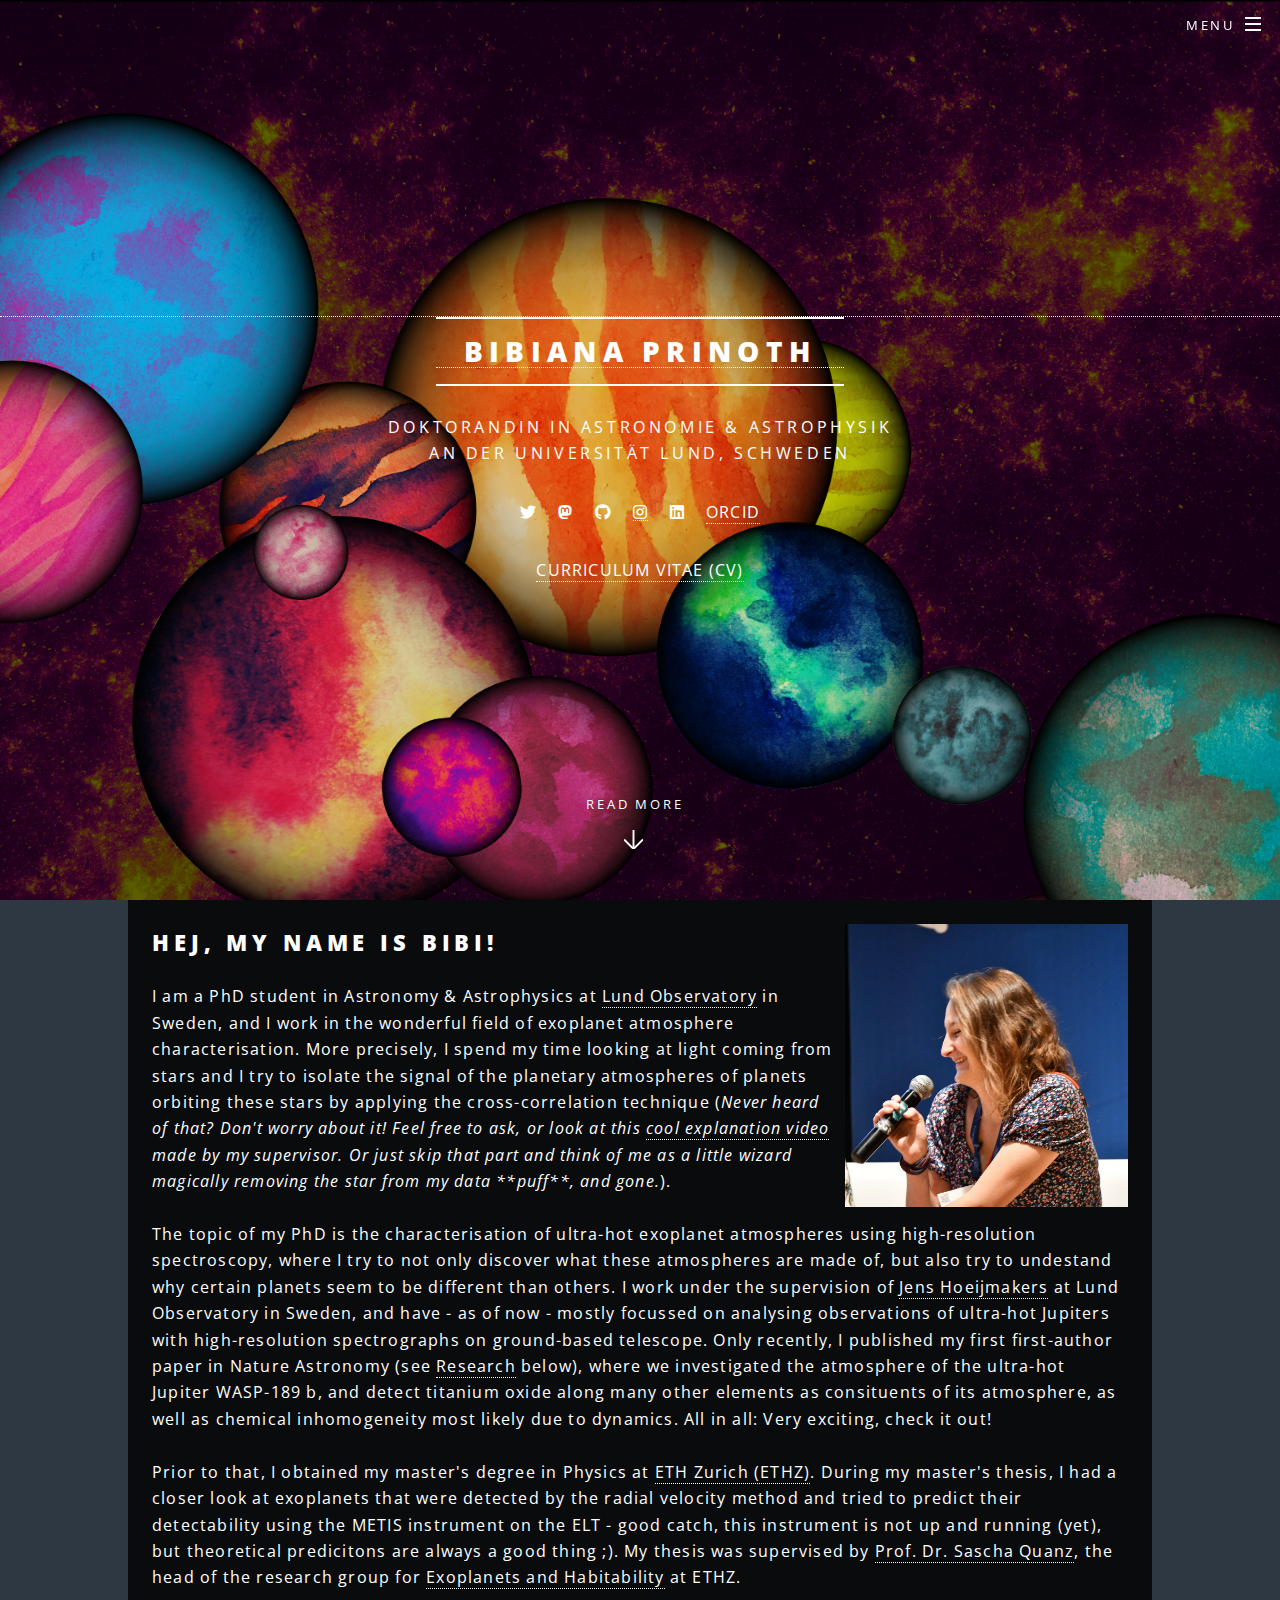
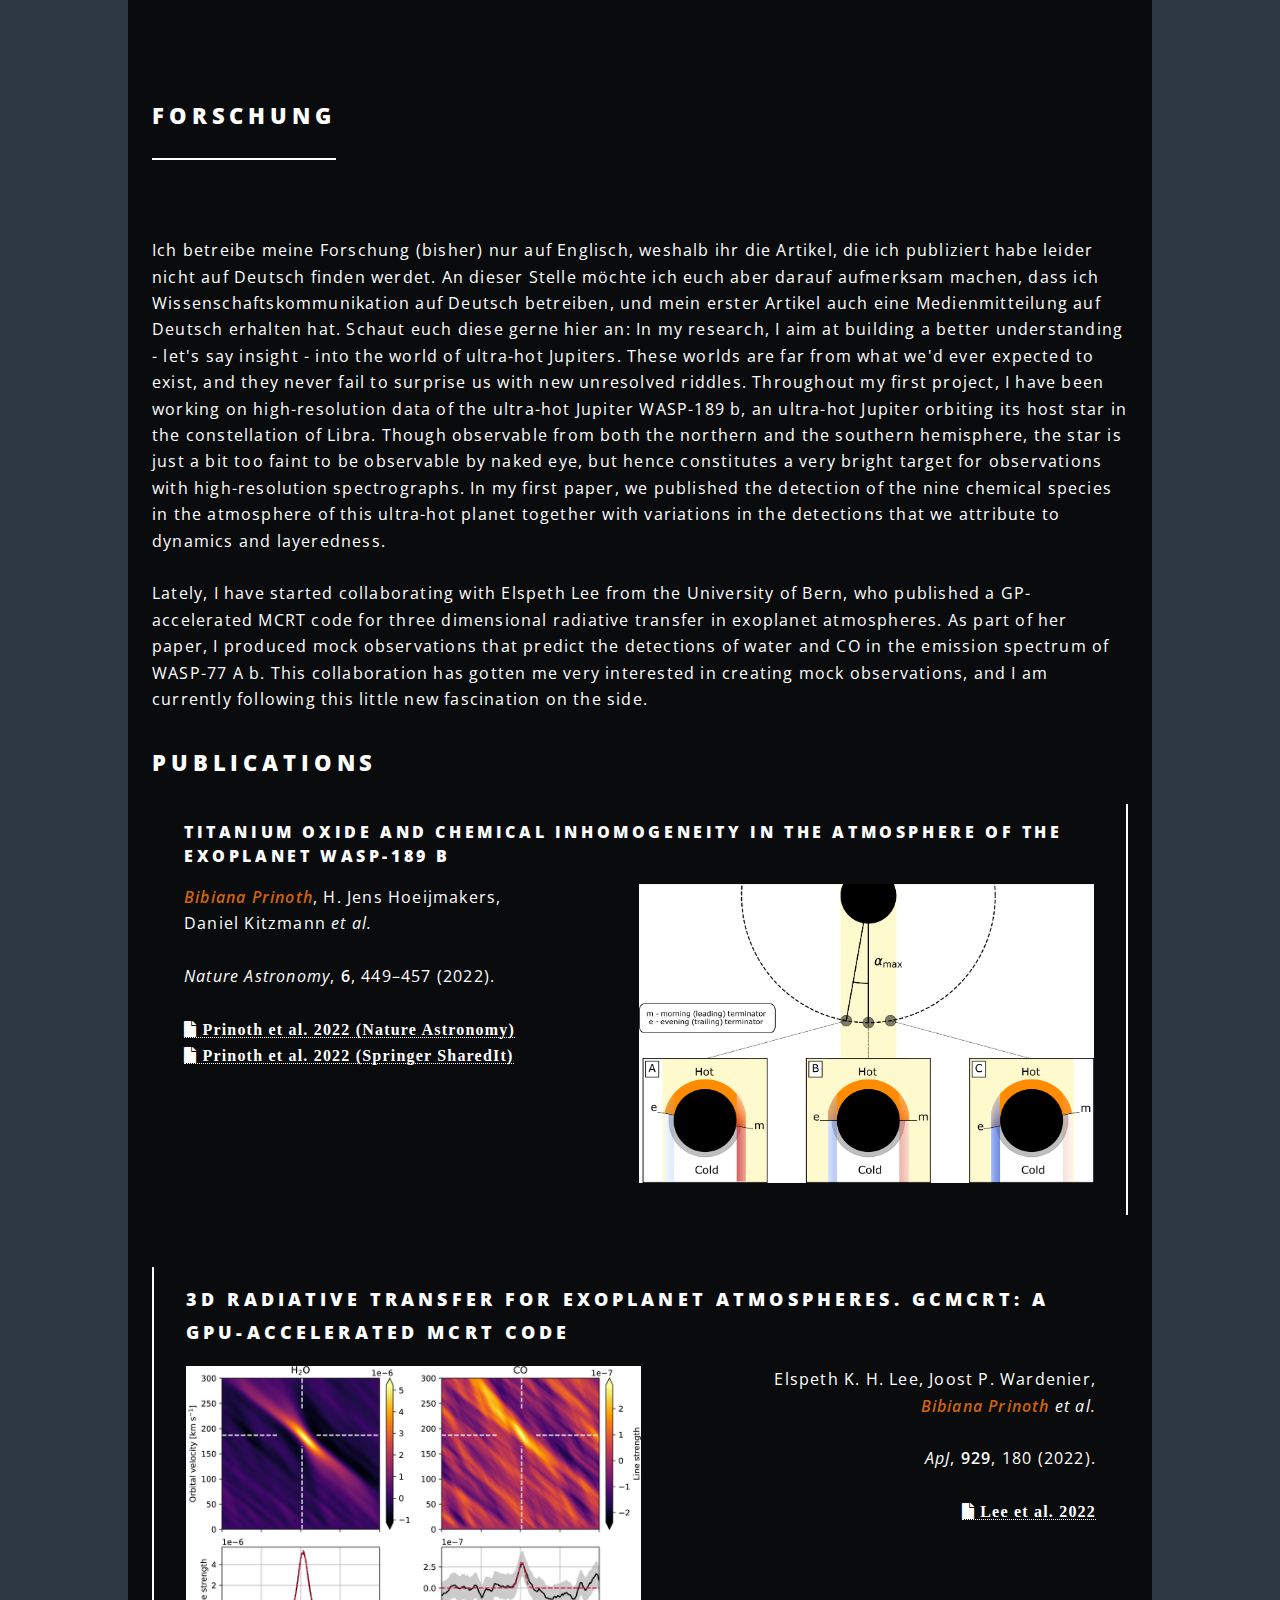
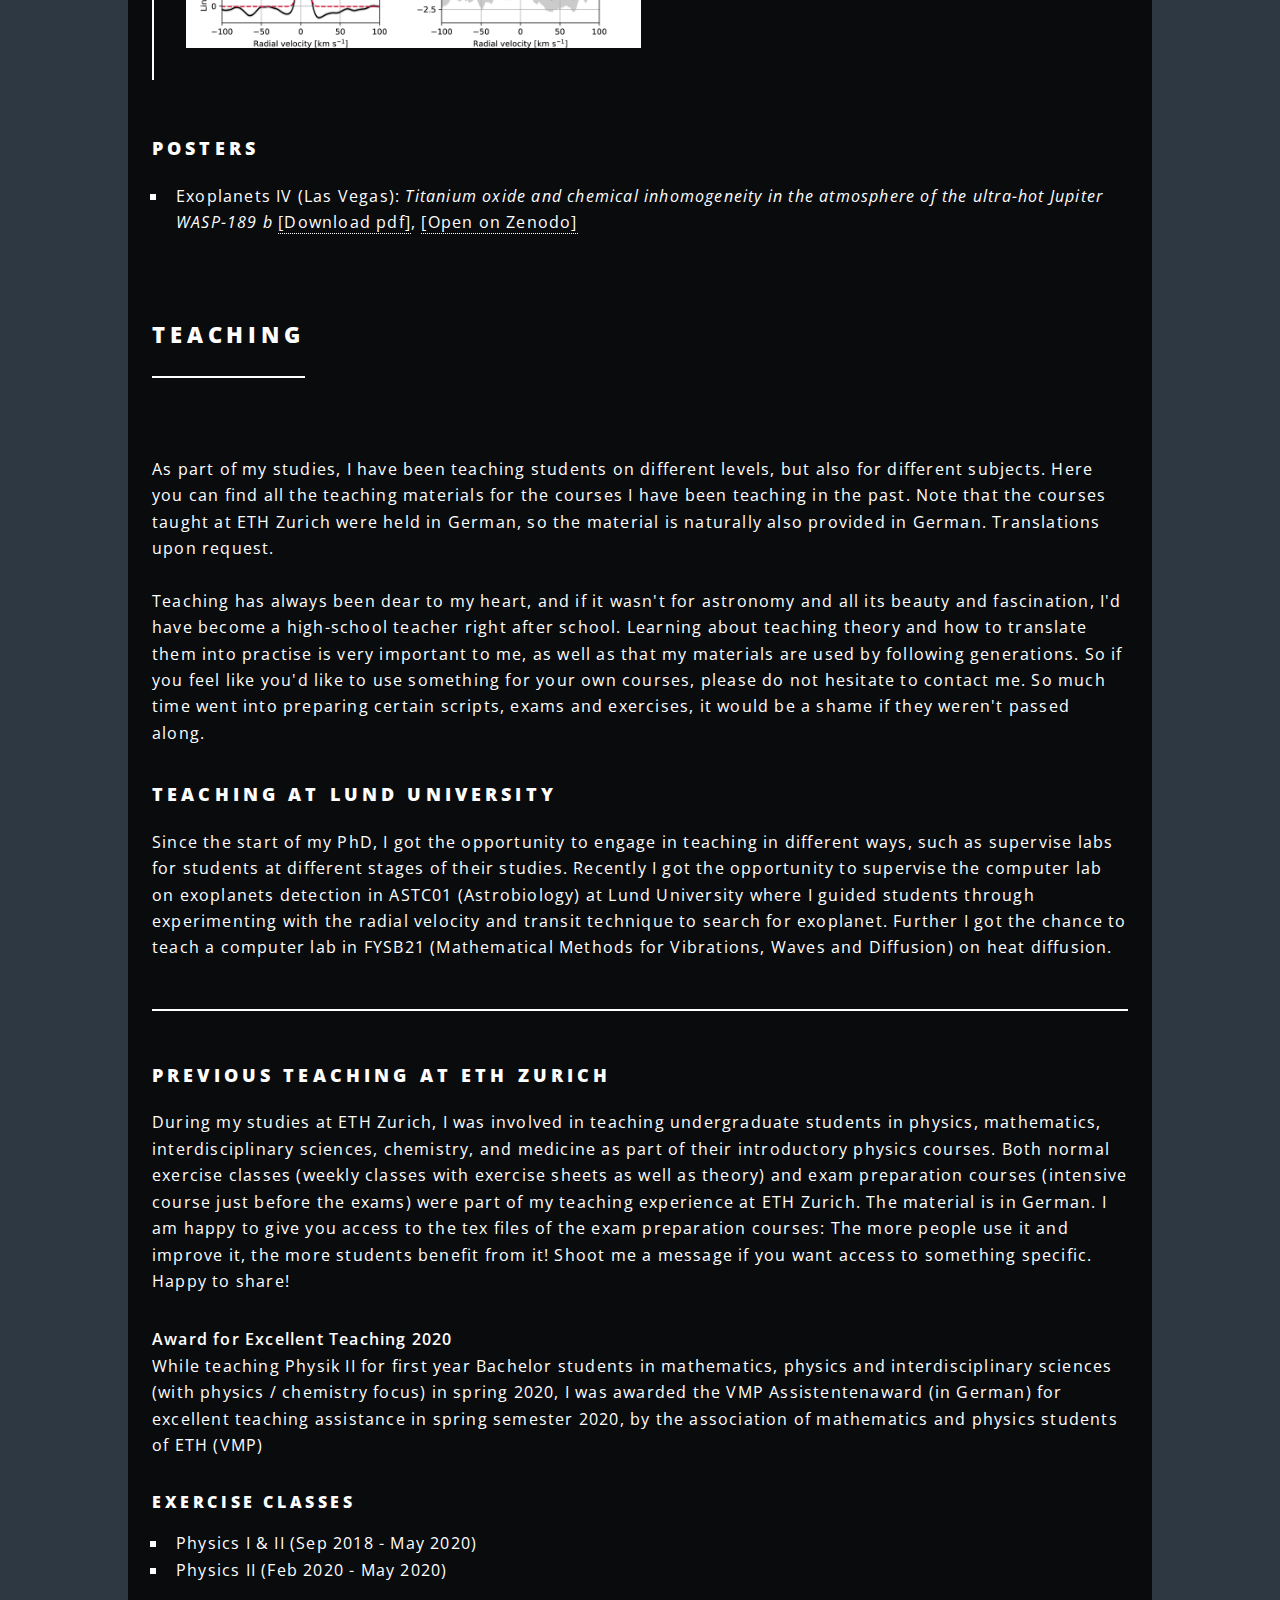
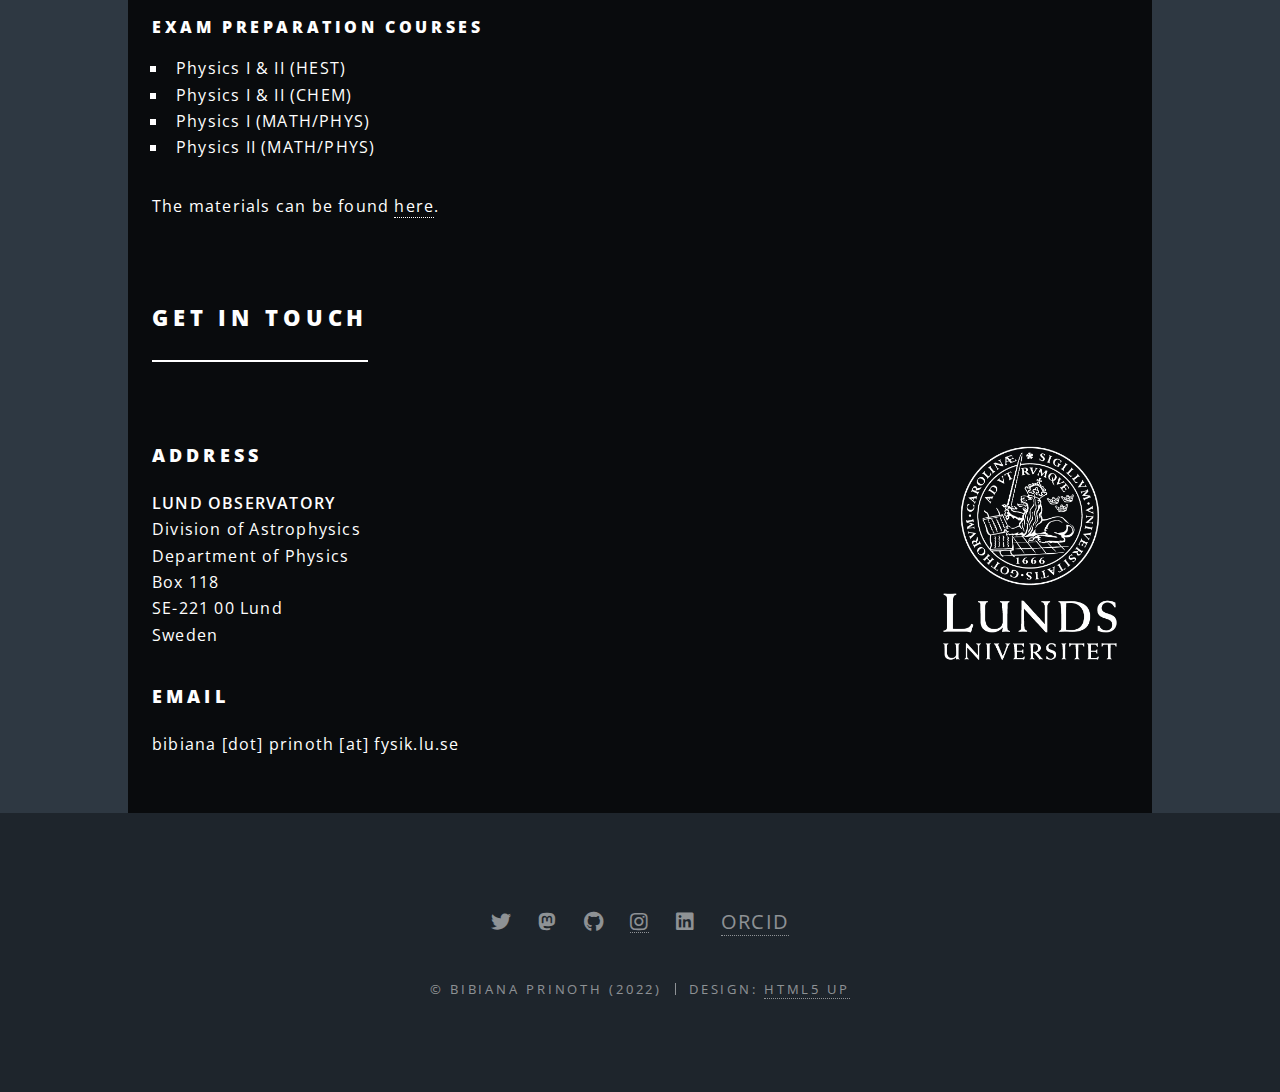
<file: GERMAN/index.html>
<!DOCTYPE HTML>
<!--
	Spectral by HTML5 UP
	html5up.net | @ajlkn
	Free for personal and commercial use under the CCA 3.0 license (html5up.net/license)
-->
<html>
	<head>
		<title>Bibiana Prinoth | Astrophysikerin </title>
		<meta charset="utf-8" />
		<meta name="viewport" content="width=device-width, initial-scale=1, user-scalable=no"/>
		<link rel="stylesheet" href="assets/css/main.css" />
		<noscript><link rel="stylesheet" href="assets/css/noscript.css" /></noscript>
	</head>
	<body class="landing is-preload">

		<!-- Page Wrapper -->
			<div id="page-wrapper">

				<!-- Header -->
					<header id="header" class="alt">
						<h1><a href="index.html">Bibiana Prinoth</a></h1>
						<nav id="nav">
							<ul>
								<li class="special">
									<a href="#menu" class="menuToggle"><span>Menu</span></a>
									<div id="menu">
										<ul>
											<li><a href="../GERMAN/index.html">Home</a></li>
											<li><a href="#aboutme">About me</a></li>
											<!--<li><a href="myblog.html">Personal Blog</a></li>-->
											<!-- <li><a href="elements.html">Elements</a></li> -->
											<li><a href="#research">Research</a></li>
											<li><a href="#teaching">Teaching</a></li>
											<li><a href="#getintouch">Get in touch</a></li>
											<li><a href='../index.html'>Change to English</li>
										</ul>
									</div>
								</li>
							</ul>
						</nav>
					</header>

				<!-- Banner -->
					<section id="banner">
						<div class="inner">
							<h2>Bibiana Prinoth</h2>
							<p>Doktorandin in Astronomie & Astrophysik <br />
							an der Universität Lund, Schweden</p>
							<ul class="icons">
								<li><a href="https://twitter.com/bibianaprinoth" class="icon brands fa-twitter"><span class="label">Twitter</span></a></li>
								<li><a rel="me" href="https://astrodon.social/@bibianaprinoth" class="icon brands fa-mastodon"><span class="label">Mastodon</span></a></li>
								<li><a href="https://github.com/bprinoth" class="icon brands fa-github"><span class="label">Github</span></a></li>
								<li><a href="https://www.instagram.com/bibianaprinoth/?hl=en" class="fab fa-instagram"><span class="label"></span></a></li>
								<li><a href="https://www.linkedin.com/in/bibiana-prinoth-699841175/" class="icon brands fa-linkedin"><span class="label">LinkedIn</span></a></li>
								<li><a href="https://orcid.org/0000-0001-7216-4846" class="fa-brands fa-orcid"><span class="iconify">ORCID</span></a></li>
							</ul>
							<a href="../documents/general/CV_BibianaPrinoth_Nov2022.pdf" target="_blank"> CURRICULUM VITAE (CV)</a>
						</div>
						<a href="#aboutme" class="more scrolly">Read More</a>
					</section>
					

				<!-- About me -->
				<section id="aboutme" class="wrapper alt style2">
						<div class="inner" style="text-align: left;padding: 1.5em;">
							<img src="../images/e1771eea-ce72-4cd4-99dc-514df780d0df.jpg" width="30%" style="padding-left: 10px;" alt="" align="right"/>
							<h2>Hej, my name is Bibi!</h2>
							<p>I am a PhD student in Astronomy & Astrophysics at <a href="https://astro.lu.se/" target="_blank">Lund Observatory</a> in Sweden, and 
								I work in the wonderful field of exoplanet atmosphere characterisation. 
								More precisely, I spend my time looking at light coming from stars and I try to isolate
								the signal of the planetary atmospheres of planets orbiting these stars by applying the cross-correlation technique 
								(<em>Never heard of that? Don't worry about it! Feel free to ask, or look at this <a href="https://www.youtube.com/watch?v=S9aXndF73wE&feature=youtu.be" 
								target='_blank'>cool explanation video</a> made by my supervisor. 
								Or just skip that part and think of me as a little wizard magically removing the star from my data **puff**, and gone.</em>).
								<br>
								<br>
								The topic of my PhD is the characterisation of ultra-hot exoplanet atmospheres using high-resolution spectroscopy,
								where I try to not only discover what these atmospheres are made of, but also try to undestand why certain planets 
								seem to be different than others. I work under the supervision of <a href="https://hoeijmakers.github.io/" 
								target="_blank">Jens Hoeijmakers</a> at Lund Observatory in Sweden,
								and have - as of now - mostly focussed on analysing observations of ultra-hot Jupiters with high-resolution spectrographs 
								on ground-based telescope. Only recently, I published my first first-author paper in Nature Astronomy (see 
								<a href="#research" class="more scrolly">Research</a> below), where we investigated the atmosphere of the ultra-hot Jupiter 
								WASP-189 b, and detect titanium oxide along many other elements as consituents of its atmosphere, as well as chemical inhomogeneity
								most likely due to dynamics. All in all: Very exciting, check it out!
								<br>
								<br>
								Prior to that, I obtained my master's degree in Physics at <a href='https://ethz.ch/en.html' 
								target='_blank'>ETH Zurich (ETHZ)</a>. During my master's thesis, I had a closer look at exoplanets that were detected 
								by the radial velocity method and tried to predict their detectability using the METIS instrument on the ELT - 
								good catch, this instrument is not up and running (yet), but theoretical predicitons are always a good thing ;). 
								My thesis was supervised by <a href='https://quanz-group.ethz.ch/people/person-detail.MTY1MzQ3.TGlzdC8zNDM1LDM4MTg3MjY0MQ==.html' 
								target="_blank"> Prof. Dr. Sascha Quanz</a>, the head of the research group for <a href='https://quanz-group.ethz.ch/' 
								target='_blank'>Exoplanets and Habitability</a> at ETHZ. 
								<br>
								<!-- The easiest way to stay updated with what I do is following me on twitter. 
								<a class="twitter-timeline" data-theme="dark" href="https://twitter.com/bibianaprinoth?ref_src=twsrc%5Etfw">Tweets by bibianaprinoth</a> <script async src="https://platform.twitter.com/widgets.js" charset="utf-8"></script> -->
								<br>
								</p>
						</div>
				</section>				

				<!-- Research -->
					<section id="research" class="wrapper alt style2">
						<div class="inner" style="text-align: left;padding: 1.5em;">
							<header class="major">
								<h2>Forschung</h2>
							</header>
							<p style="text-align: left;">
							Ich betreibe meine Forschung (bisher) nur auf Englisch, weshalb ihr die Artikel, 
							die ich publiziert habe leider nicht auf Deutsch finden werdet.
							An dieser Stelle möchte ich euch aber darauf aufmerksam machen, dass ich Wissenschaftskommunikation auf Deutsch betreiben,
							und mein erster Artikel auch eine Medienmitteilung auf Deutsch erhalten hat. Schaut euch diese gerne hier an: 



							
							In my research, I aim at building a better understanding - let's say insight - into the world of ultra-hot Jupiters. These worlds 
							are far from what we'd ever expected to exist, and they never fail to surprise us with new unresolved riddles. 
							Throughout my first project, I have been working on high-resolution data of the ultra-hot Jupiter WASP-189 b, an ultra-hot Jupiter
							orbiting its host star in the constellation of Libra. Though observable from both the northern and the southern hemisphere, the star is just
							a bit too faint to be observable by naked eye, but hence constitutes a very bright target for observations with high-resolution
							spectrographs. In my first paper, we published the detection of the nine chemical species in the atmosphere of this ultra-hot planet
							together with variations in the detections that we attribute to dynamics and layeredness. <br>
							<br>
							Lately, I have started collaborating with Elspeth Lee from the University of Bern, who published a GP-accelerated MCRT code for three dimensional
							radiative transfer in exoplanet atmospheres. As part of her paper, I produced mock observations that predict the detections of water and CO in the 
							emission spectrum of WASP-77 A b. This collaboration has gotten me very interested in creating mock observations, and I am currently following 
							this little new fascination on the side.
							</p>	
							<h2>Publications</h2>
							<section class="spotlight" >
									<div style="text-align: left;padding: 1em 2em 2em 2em; border-right: 2.5px solid white">
										<h4>Titanium oxide and chemical inhomogeneity in the atmosphere of the exoplanet WASP-189 b</h4>
										<img src="../images/Fig1.png" width="50%" alt="img" align="right"/>
										<p><strong><em style="color: rgb(208, 99, 10);">Bibiana Prinoth</em></strong>, H. Jens Hoeijmakers, <br> Daniel Kitzmann  <em>et al.</em><br>
											
										<!--Elin Sandvik, 
										Julia V. Seidel, Monika Lendl, Nicholas W. Borsato, Brian Thorsbro, David R. Anderson, David Barrado, 
										Kateryna Kravchenko, Romain Allart, Vincent Bourrier, Heather M. Cegla, David Ehrenreich, Chloe Fisher, 
										Christophe Lovis, Andrea Guzmán-Mesa, Simon Grimm, Matthew Hooton, Brett M. Morris, Maria Oreshenko, 
										Lorenzo Pino & Kevin Heng<br>--->
										<br>
										<em>Nature Astronomy</em>, <strong>6</strong>, 449–457 (2022). <br>
										<br>
										<a href="https://doi.org/10.1038/s41550-021-01581-z" class="fa fa-file" target="_blank"> Prinoth et al. 2022 (Nature Astronomy)</a><br>
										<a href="https://rdcu.be/cFP7v" class="fa fa-file" target="_blank"> Prinoth et al. 2022 (Springer SharedIt)</a>
										</p> 
										</div>
							</section>
								<br>
								<br>
								
									
							<section class="spotlight">
								
								<div style="padding: 1em 2em 2em 2em; border-left: 2.5px solid white">
									<h3 style="text-align: left">3D Radiative Transfer for Exoplanet Atmospheres. gCMCRT: A GPU-accelerated MCRT Code</h3>
									<img src="../images/apjac61d6f7_hr.jpg" width="50%" alt="img" align="left"/>
									
									<p style="text-align: right"> Elspeth K. H. Lee, Joost P. Wardenier, <br><strong><em style="color: rgb(208, 99, 10);">Bibiana Prinoth</em></strong><em> et al.</em><br>
									<br>
									<em>ApJ</em>, <strong>929</strong>, 180 (2022). <br>
									<br>
									<a href="https://iopscience.iop.org/article/10.3847/1538-4357/ac61d6/meta" class="fa fa-file"><span class="label"> Lee et al. 2022</span></a>
									</div>

								
							</section>


							<br>
							<br>
							<h3>Posters</h3>
							<ul style="list-style-type:square">
								<li>Exoplanets IV (Las Vegas): <em>Titanium oxide and chemical inhomogeneity in the atmosphere of the ultra-hot Jupiter WASP-189 b</em>
									<a href="../documents/posters/ExoIV-LasVegas-BibianaPrinoth.pdf">[Download pdf]</a>, <a href="https://zenodo.org/record/6532481#.YtqaWcFBzao">[Open on Zenodo]</a>
								</li>
								
							</ul>


						</div>



					</section>

				<!-- Teaching -->
				
				<section id="teaching" class="wrapper alt style2">
					<div class="inner" style="text-align: left;padding: 1.5em;">
						<header class="major">
							<h2>Teaching</h2>
						</header>
						<p>As part of my studies, I have been teaching students on different levels, but also for different subjects.  
							Here you can find all the teaching materials for the courses I have been teaching in the past. 
							Note that the courses taught at ETH Zurich were held in German, so the material is naturally also provided in German. 
							Translations upon request.<br>
							<br>
							Teaching has always been dear to my heart, and if it wasn't for astronomy and all its beauty and fascination, 
							I'd have become a high-school teacher right after school. Learning about teaching theory and how to translate them 
							into practise is very important to me, as well as that my materials are used by following generations. So if you feel like
							you'd like to use something for your own courses, please do not hesitate to contact me. So much time went into preparing certain
							scripts, exams and exercises, it would be a shame if they weren't passed along. 
						</p>

						<h3>Teaching at Lund University</h3>
						<p>
							Since the start of my PhD, I got the opportunity to engage in teaching in different ways, 
							such as supervise labs for students at different stages of their studies. 
							Recently I got the opportunity to supervise the computer lab on exoplanets detection in 
							ASTC01 (Astrobiology) at Lund University where I guided students through experimenting with 
							the radial velocity and transit technique to search for exoplanet. Further I got the chance 
							to teach a computer lab in FYSB21 (Mathematical Methods for Vibrations, Waves and Diffusion) 
							on heat diffusion.
						</p>
						
						<hr>
						<h3>Previous teaching at ETH Zurich</h3>
						<p>
							During my studies at ETH Zurich, I was involved in teaching undergraduate students in physics, mathematics, interdisciplinary sciences, 
							chemistry, and medicine as part of their introductory physics courses. Both normal exercise classes (weekly classes with exercise sheets
							as well as theory) and exam preparation courses (intensive course just before the exams) were part of my teaching experience at ETH Zurich. 
							The material is in German. I am happy to give you access to the tex files of the exam preparation courses: The more people use it and improve it,
							the more students benefit from it! Shoot me a message if you want access to something specific. Happy to share!
						</p>
						<strong>Award for Excellent Teaching 2020</strong>
						<p>
							While teaching Physik II for first year Bachelor students in mathematics, physics and interdisciplinary 
							sciences (with physics / chemistry focus) in spring 2020, I was awarded the VMP Assistentenaward (in German) 
							for excellent teaching assistance in spring semester 2020, by the association of mathematics and physics students 
							of ETH (VMP)
						</p>

						<h4>Exercise classes</h4>
						<ul style="list-style-type:square">
							<li>Physics I & II (Sep 2018 - May 2020)</li>
							<li>Physics II (Feb 2020 - May 2020)</li>
						</ul>


						<h4>Exam preparation courses</h4>
						<ul style="list-style-type:square">
							<li>Physics I & II (HEST)</li>
							<li>Physics I & II (CHEM)</li>
							<li>Physics I (MATH/PHYS)</li>
							<li>Physics II (MATH/PHYS)</li>
						</ul>

						<p>The materials can be found <a href='../pages/teaching-materials.html' 
							target="_blank"> here</a>.</p>
						
					</div>
				</section>

				<!-- Get in touch -->
				<section id="getintouch" class="wrapper style2 alt ">
					<div class="inner" style="text-align: left;padding: 1.5em;">
						<header class="major">
							<h2>Get In Touch</h2>
						</header>
						
							
						
						<a href="https://astro.lu.se"><img align="right"  src="../images/Lunds_universitet_C2r_NEG.png" width=20% alt="Logo Lund University"/>
						<div style="text-align: left;">
						<h3>Address</h3>
						<p><b>LUND OBSERVATORY </b></br>
						Division of Astrophysics</br>
						Department of Physics</br>
						Box 118</br>
						SE-221 00 Lund</br>
						Sweden</br>
						</p>
						<h3>Email</h3>
						<p>bibiana [dot] prinoth [at] fysik.lu.se</p>
						</div>
				
					</div>
				</section>

				<!-- Footer -->
					<footer id="footer">
						<ul class="icons">
							<li><a href="https://twitter.com/bibianaprinoth" class="icon brands fa-twitter"><span class="label">Twitter</span></a></li>
							<li><a rel="me" href="https://astrodon.social/@bibianaprinoth" class="icon brands fa-mastodon"><span class="label">Mastodon</span></a></li>
							<li><a href="https://github.com/bprinoth" class="icon brands fa-github"><span class="label">Github</span></a></li>
							<li><a href="https://www.instagram.com/bibianaprinoth/?hl=en" class="fab fa-instagram"><span class="label"></span></a></li>
							<li><a href="https://www.linkedin.com/in/bibiana-prinoth-699841175/" class="icon brands fa-linkedin"><span class="label">LinkedIn</span></a></li>
							<li><a href="https://orcid.org/0000-0001-7216-4846" class="fa-brands fa-orcid"><span class="iconify">ORCID</span></a></li>
						</ul>
						<ul class="copyright">
							<li>&copy; Bibiana Prinoth (2022)</li><li>Design: <a href="http://html5up.net">HTML5 UP</a></li>
						</ul>
					</footer>

			</div>

		<!-- Scripts -->
			<script src="assets/js/jquery.min.js"></script>
			<script src="assets/js/jquery.scrollex.min.js"></script>
			<script src="assets/js/jquery.scrolly.min.js"></script>
			<script src="assets/js/browser.min.js"></script>
			<script src="assets/js/breakpoints.min.js"></script>
			<script src="assets/js/util.js"></script>
			<script src="assets/js/main.js"></script>

	</body>
</html>
</file>
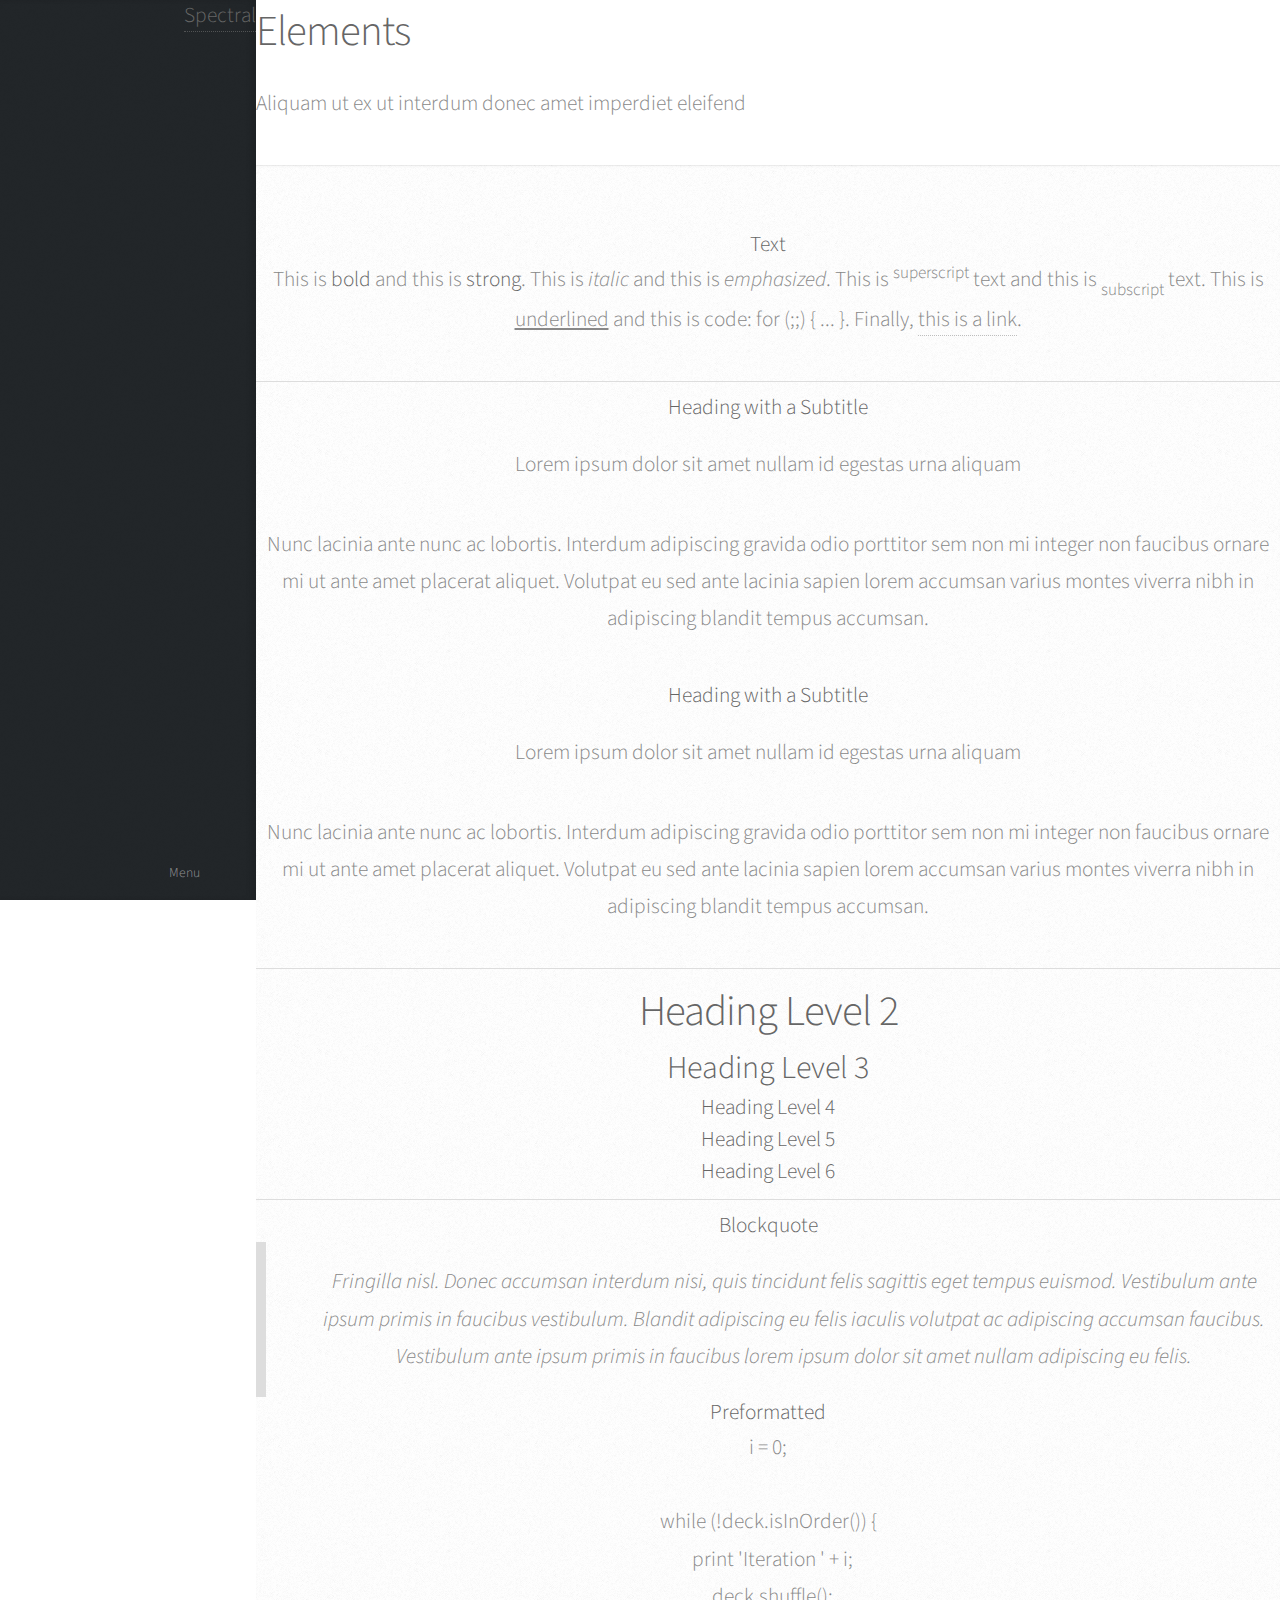
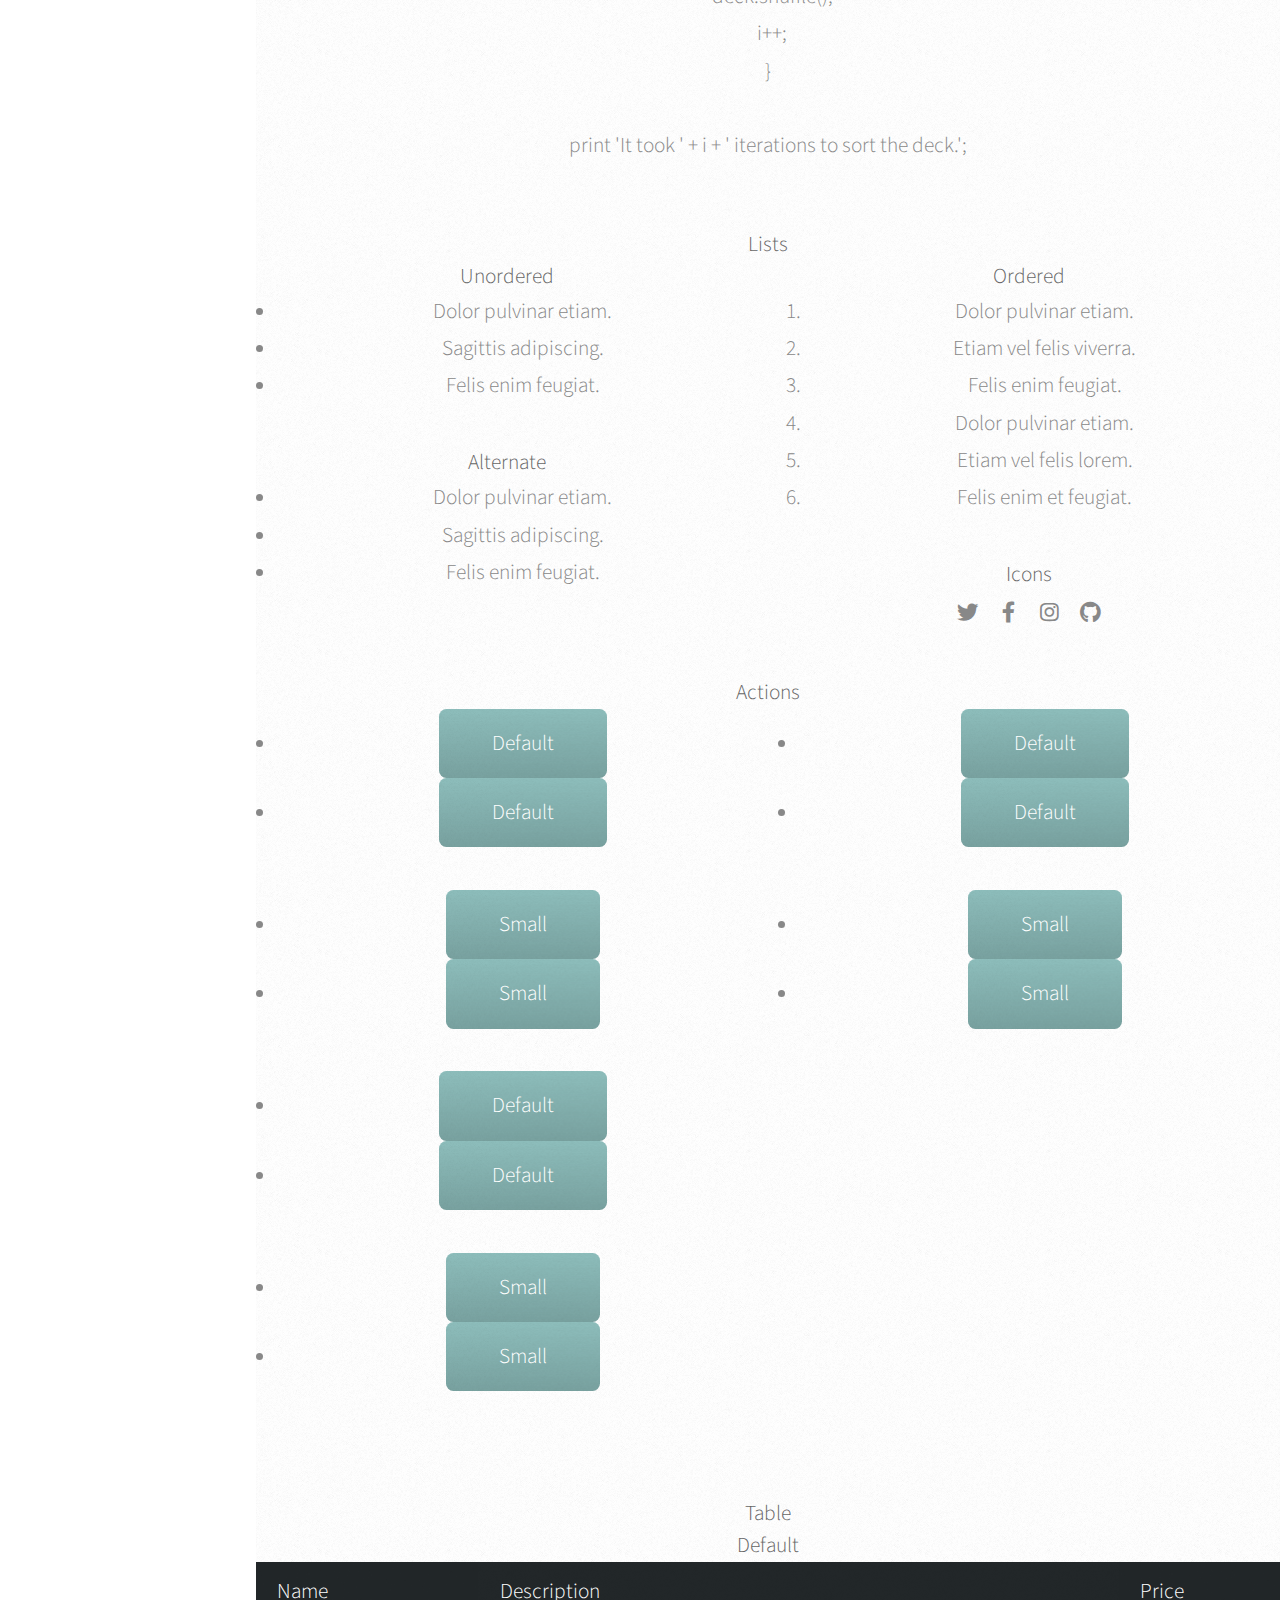
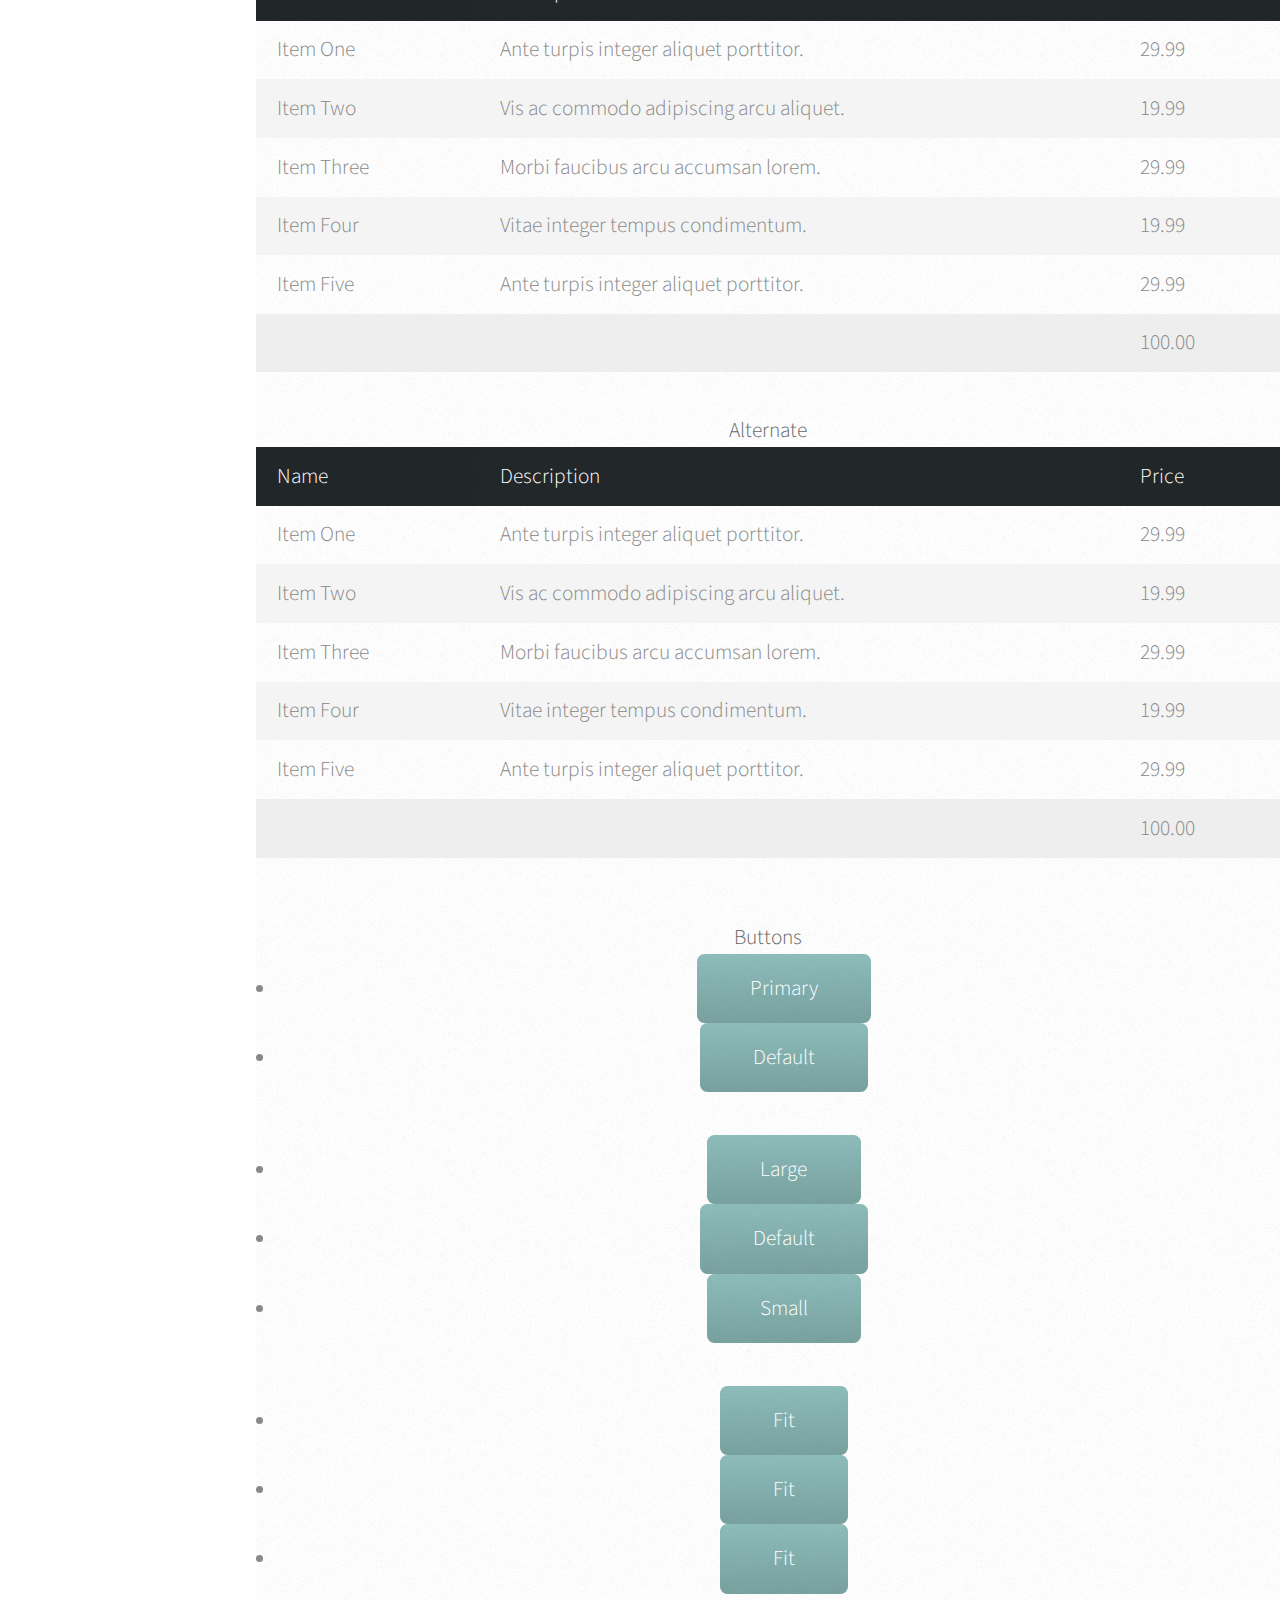
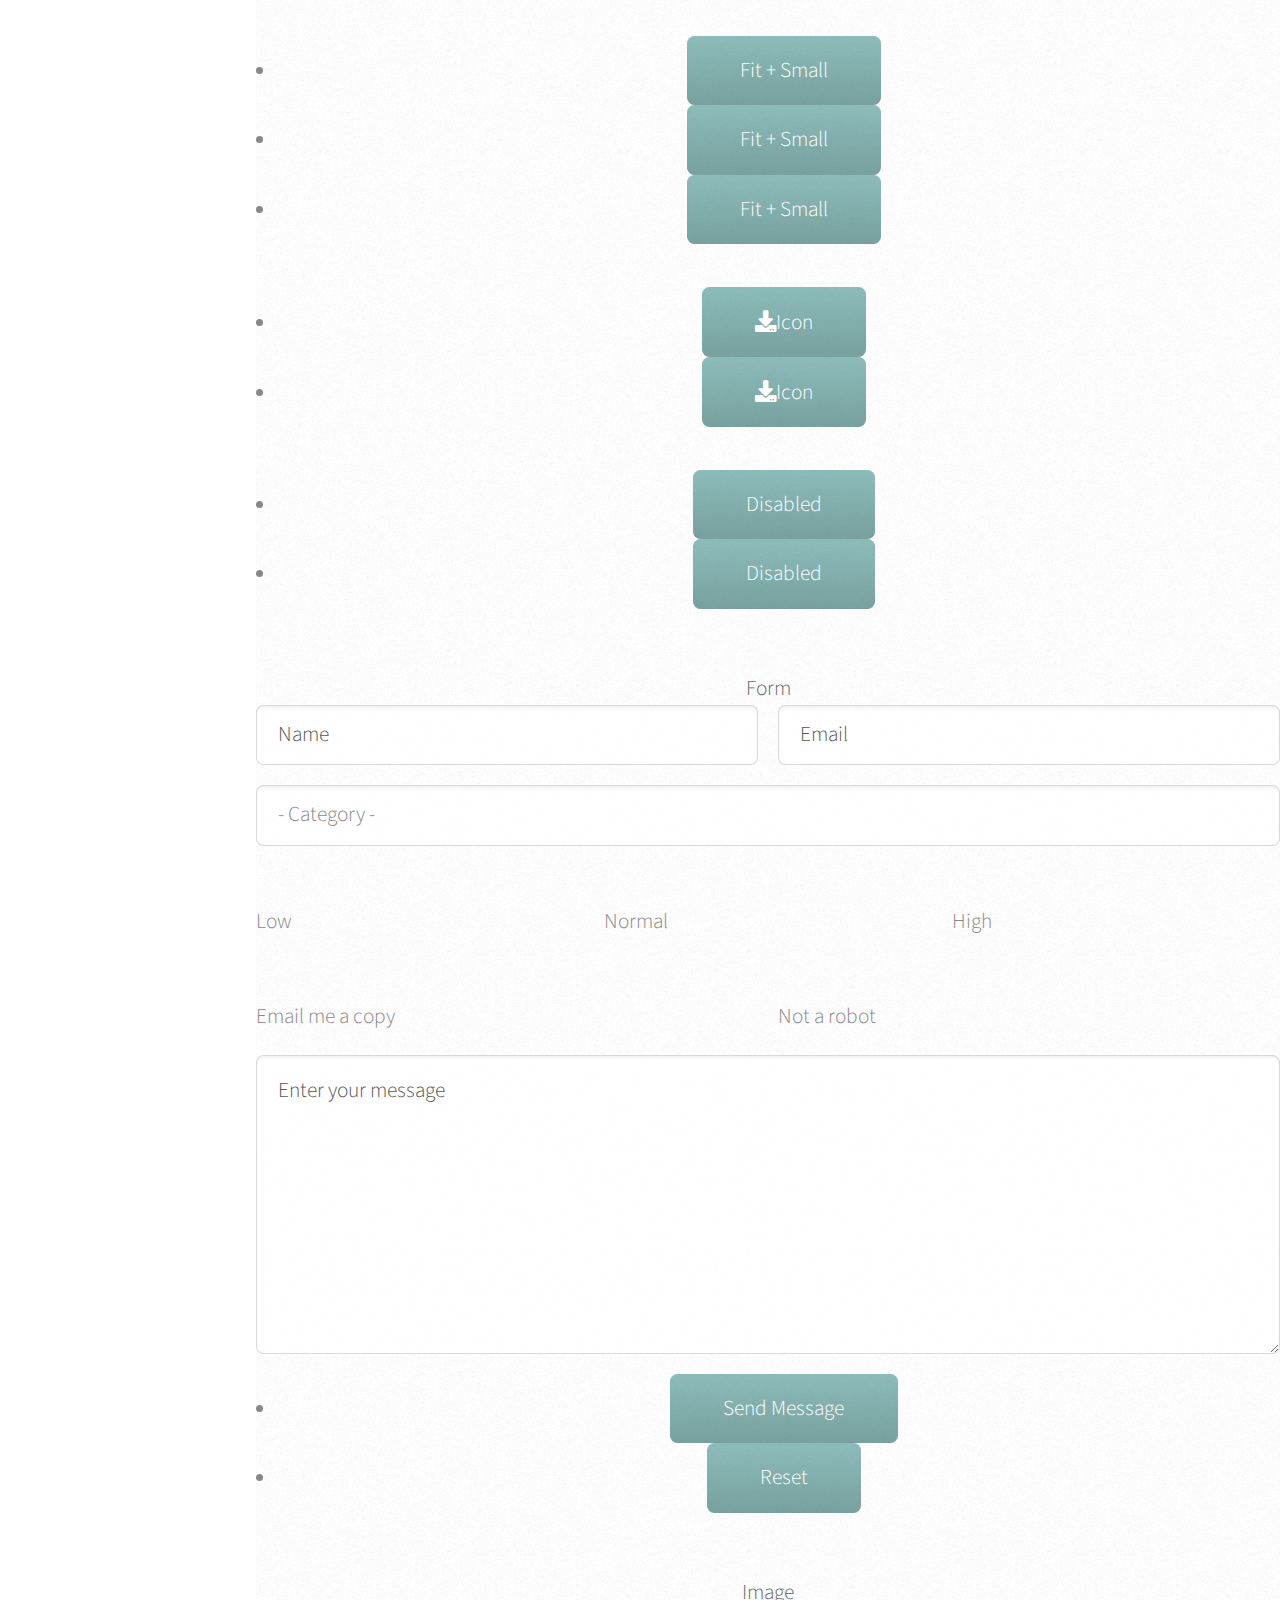
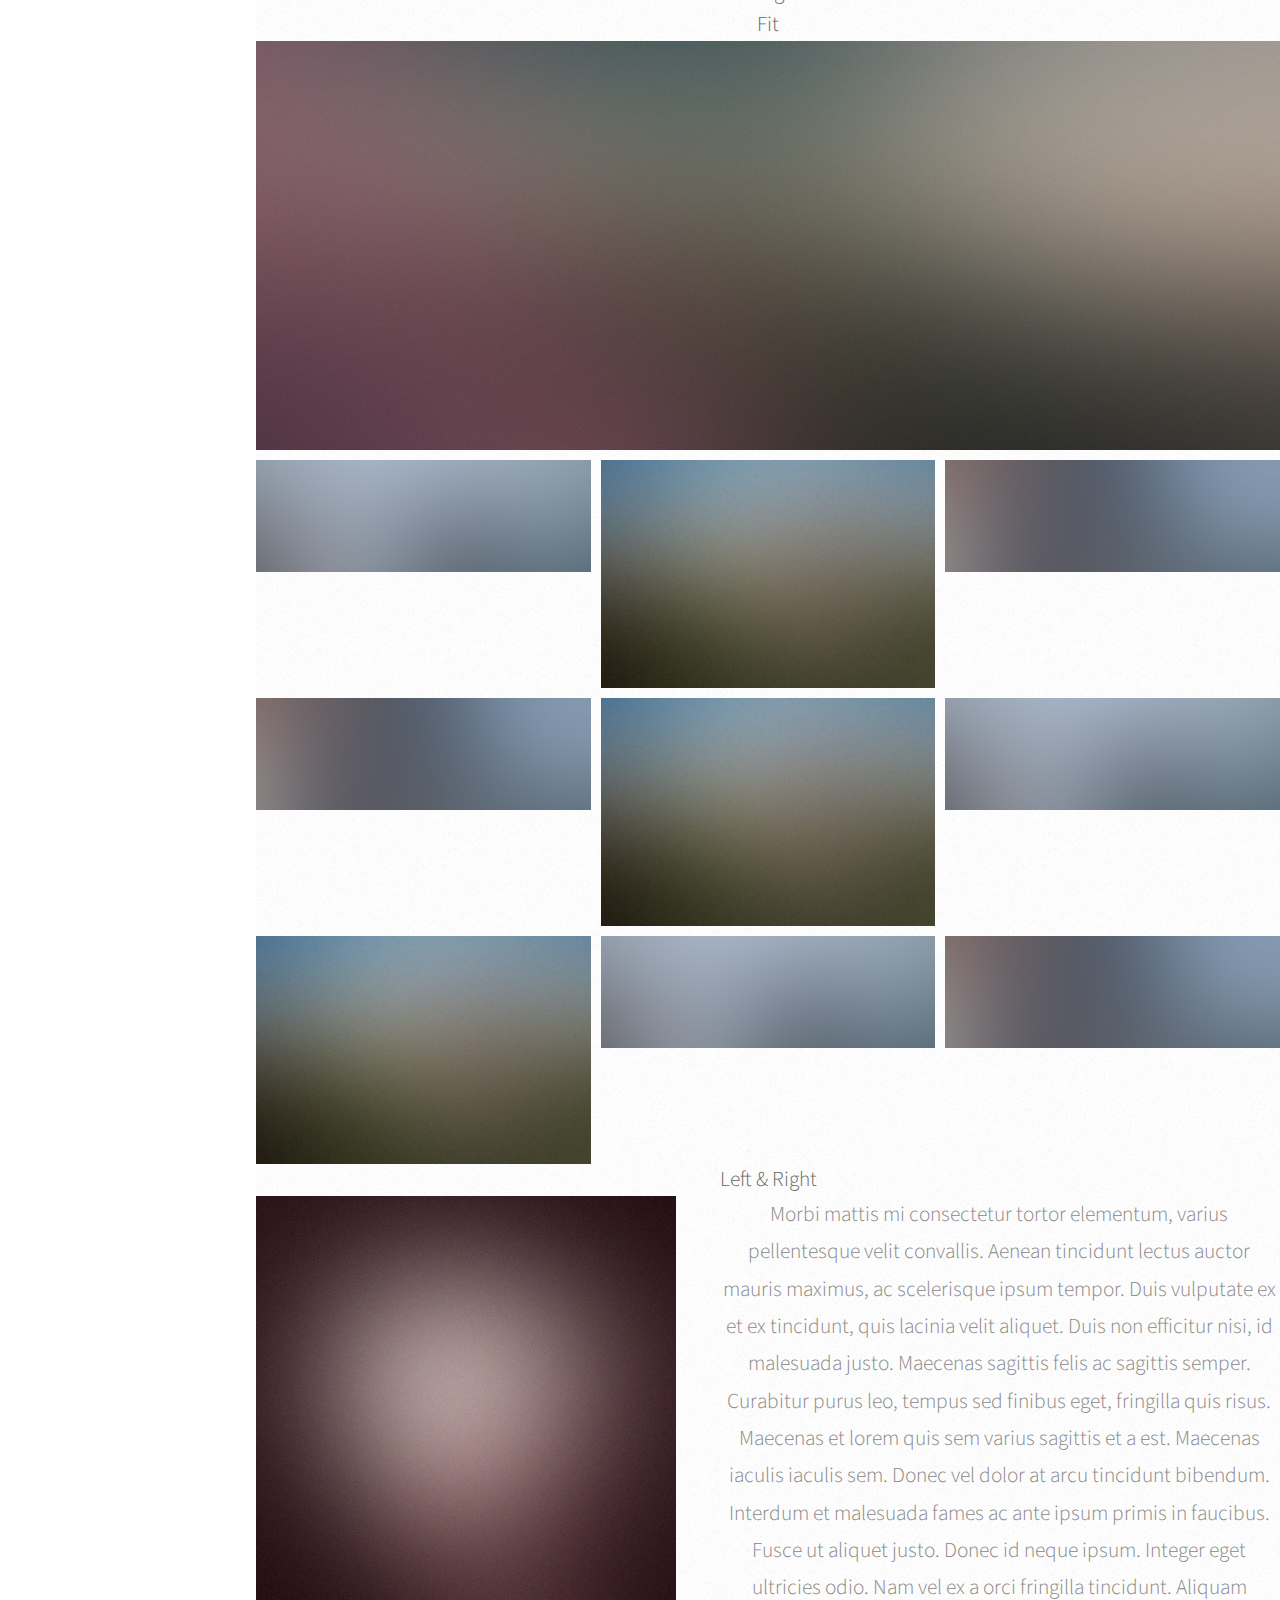
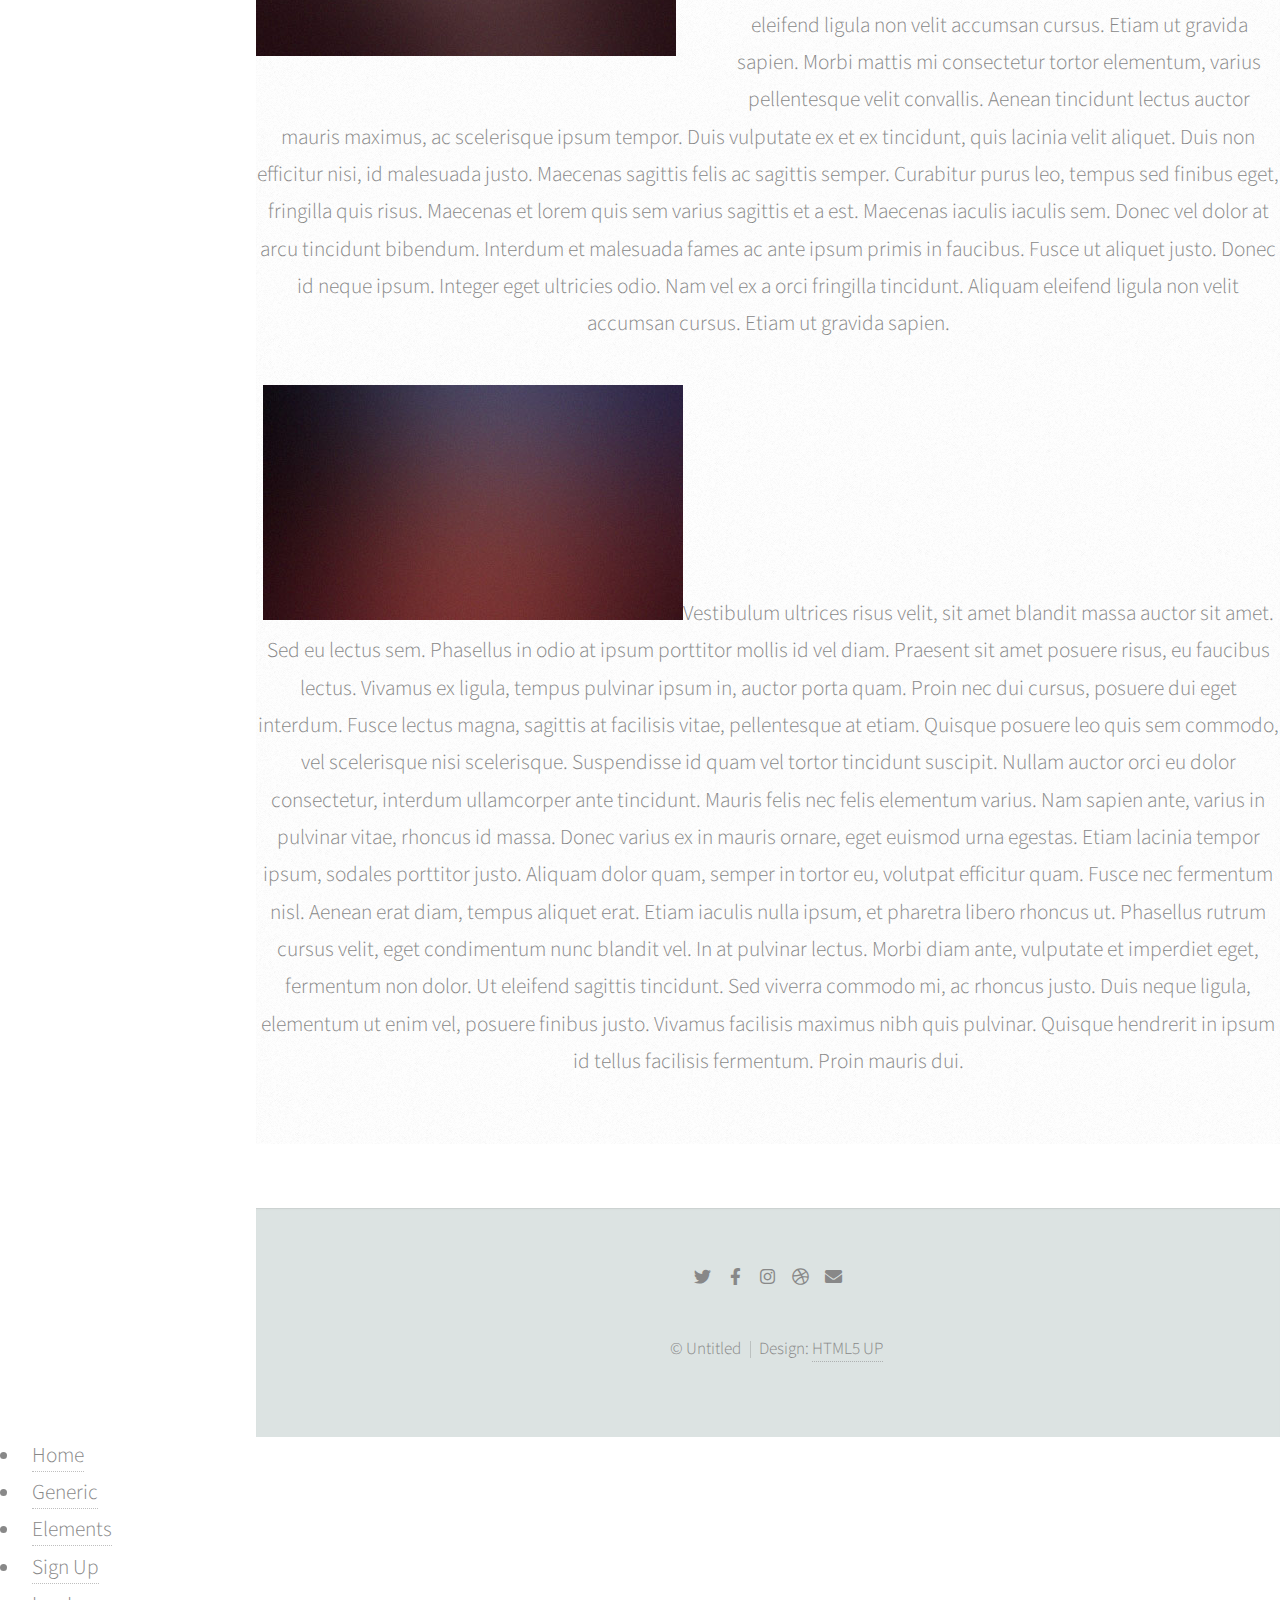
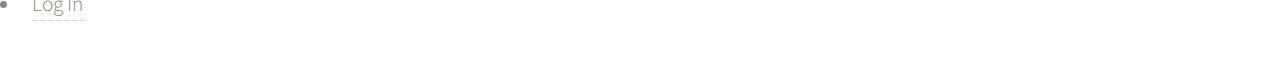
<file: elements.html>
<!DOCTYPE HTML>
<!--
	Spectral by HTML5 UP
	html5up.net | @ajlkn
	Free for personal and commercial use under the CCA 3.0 license (html5up.net/license)
-->
<html>
	<head>
		<title>Elements - Spectral by HTML5 UP</title>
		<meta charset="utf-8" />
		<meta name="viewport" content="width=device-width, initial-scale=1, user-scalable=no" />
		<link rel="stylesheet" href="assets/css/main.css" />
		<noscript><link rel="stylesheet" href="assets/css/noscript.css" /></noscript>
	</head>
	<body class="is-preload">

		<!-- Page Wrapper -->
			<div id="page-wrapper">

				<!-- Header -->
					<header id="header">
						<h1><a href="index.html">Spectral</a></h1>
						<nav id="nav">
							<ul>
								<li class="special">
									<a href="#menu" class="menuToggle"><span>Menu</span></a>
									<div id="menu">
										<ul>
											<li><a href="index.html">Home</a></li>
											<li><a href="generic.html">Generic</a></li>
											<li><a href="elements.html">Elements</a></li>
											<li><a href="#">Sign Up</a></li>
											<li><a href="#">Log In</a></li>
										</ul>
									</div>
								</li>
							</ul>
						</nav>
					</header>

				<!-- Main -->
					<article id="main">
						<header>
							<h2>Elements</h2>
							<p>Aliquam ut ex ut interdum donec amet imperdiet eleifend</p>
						</header>
						<section class="wrapper style5">
							<div class="inner">

								<section>
									<h4>Text</h4>
									<p>This is <b>bold</b> and this is <strong>strong</strong>. This is <i>italic</i> and this is <em>emphasized</em>.
									This is <sup>superscript</sup> text and this is <sub>subscript</sub> text.
									This is <u>underlined</u> and this is code: <code>for (;;) { ... }</code>. Finally, <a href="#">this is a link</a>.</p>
									<hr />
									<header>
										<h4>Heading with a Subtitle</h4>
										<p>Lorem ipsum dolor sit amet nullam id egestas urna aliquam</p>
									</header>
									<p>Nunc lacinia ante nunc ac lobortis. Interdum adipiscing gravida odio porttitor sem non mi integer non faucibus ornare mi ut ante amet placerat aliquet. Volutpat eu sed ante lacinia sapien lorem accumsan varius montes viverra nibh in adipiscing blandit tempus accumsan.</p>
									<header>
										<h5>Heading with a Subtitle</h5>
										<p>Lorem ipsum dolor sit amet nullam id egestas urna aliquam</p>
									</header>
									<p>Nunc lacinia ante nunc ac lobortis. Interdum adipiscing gravida odio porttitor sem non mi integer non faucibus ornare mi ut ante amet placerat aliquet. Volutpat eu sed ante lacinia sapien lorem accumsan varius montes viverra nibh in adipiscing blandit tempus accumsan.</p>
									<hr />
									<h2>Heading Level 2</h2>
									<h3>Heading Level 3</h3>
									<h4>Heading Level 4</h4>
									<h5>Heading Level 5</h5>
									<h6>Heading Level 6</h6>
									<hr />
									<h5>Blockquote</h5>
									<blockquote>Fringilla nisl. Donec accumsan interdum nisi, quis tincidunt felis sagittis eget tempus euismod. Vestibulum ante ipsum primis in faucibus vestibulum. Blandit adipiscing eu felis iaculis volutpat ac adipiscing accumsan faucibus. Vestibulum ante ipsum primis in faucibus lorem ipsum dolor sit amet nullam adipiscing eu felis.</blockquote>
									<h5>Preformatted</h5>
									<pre><code>i = 0;

while (!deck.isInOrder()) {
  print 'Iteration ' + i;
  deck.shuffle();
  i++;
}

print 'It took ' + i + ' iterations to sort the deck.';</code></pre>
								</section>

								<section>
									<h4>Lists</h4>
									<div class="row">
										<div class="col-6 col-12-medium">
											<h5>Unordered</h5>
											<ul>
												<li>Dolor pulvinar etiam.</li>
												<li>Sagittis adipiscing.</li>
												<li>Felis enim feugiat.</li>
											</ul>
											<h5>Alternate</h5>
											<ul class="alt">
												<li>Dolor pulvinar etiam.</li>
												<li>Sagittis adipiscing.</li>
												<li>Felis enim feugiat.</li>
											</ul>
										</div>
										<div class="col-6 col-12-medium">
											<h5>Ordered</h5>
											<ol>
												<li>Dolor pulvinar etiam.</li>
												<li>Etiam vel felis viverra.</li>
												<li>Felis enim feugiat.</li>
												<li>Dolor pulvinar etiam.</li>
												<li>Etiam vel felis lorem.</li>
												<li>Felis enim et feugiat.</li>
											</ol>
											<h5>Icons</h5>
											<ul class="icons">
												<li><a href="#" class="icon brands fa-twitter"><span class="label">Twitter</span></a></li>
												<li><a href="#" class="icon brands fa-facebook-f"><span class="label">Facebook</span></a></li>
												<li><a href="#" class="icon brands fa-instagram"><span class="label">Instagram</span></a></li>
												<li><a href="#" class="icon brands fa-github"><span class="label">Github</span></a></li>
											</ul>
										</div>
									</div>
									<h5>Actions</h5>
									<div class="row">
										<div class="col-6 col-12-medium">
											<ul class="actions">
												<li><a href="#" class="button primary">Default</a></li>
												<li><a href="#" class="button">Default</a></li>
											</ul>
											<ul class="actions small">
												<li><a href="#" class="button primary small">Small</a></li>
												<li><a href="#" class="button small">Small</a></li>
											</ul>
											<ul class="actions stacked">
												<li><a href="#" class="button primary">Default</a></li>
												<li><a href="#" class="button">Default</a></li>
											</ul>
											<ul class="actions stacked">
												<li><a href="#" class="button primary small">Small</a></li>
												<li><a href="#" class="button small">Small</a></li>
											</ul>
										</div>
										<div class="col-6 col-12-medium">
											<ul class="actions stacked">
												<li><a href="#" class="button primary fit">Default</a></li>
												<li><a href="#" class="button fit">Default</a></li>
											</ul>
											<ul class="actions stacked">
												<li><a href="#" class="button primary small fit">Small</a></li>
												<li><a href="#" class="button small fit">Small</a></li>
											</ul>
										</div>
									</div>
								</section>

								<section>
									<h4>Table</h4>
									<h5>Default</h5>
									<div class="table-wrapper">
										<table>
											<thead>
												<tr>
													<th>Name</th>
													<th>Description</th>
													<th>Price</th>
												</tr>
											</thead>
											<tbody>
												<tr>
													<td>Item One</td>
													<td>Ante turpis integer aliquet porttitor.</td>
													<td>29.99</td>
												</tr>
												<tr>
													<td>Item Two</td>
													<td>Vis ac commodo adipiscing arcu aliquet.</td>
													<td>19.99</td>
												</tr>
												<tr>
													<td>Item Three</td>
													<td> Morbi faucibus arcu accumsan lorem.</td>
													<td>29.99</td>
												</tr>
												<tr>
													<td>Item Four</td>
													<td>Vitae integer tempus condimentum.</td>
													<td>19.99</td>
												</tr>
												<tr>
													<td>Item Five</td>
													<td>Ante turpis integer aliquet porttitor.</td>
													<td>29.99</td>
												</tr>
											</tbody>
											<tfoot>
												<tr>
													<td colspan="2"></td>
													<td>100.00</td>
												</tr>
											</tfoot>
										</table>
									</div>

									<h5>Alternate</h5>
									<div class="table-wrapper">
										<table class="alt">
											<thead>
												<tr>
													<th>Name</th>
													<th>Description</th>
													<th>Price</th>
												</tr>
											</thead>
											<tbody>
												<tr>
													<td>Item One</td>
													<td>Ante turpis integer aliquet porttitor.</td>
													<td>29.99</td>
												</tr>
												<tr>
													<td>Item Two</td>
													<td>Vis ac commodo adipiscing arcu aliquet.</td>
													<td>19.99</td>
												</tr>
												<tr>
													<td>Item Three</td>
													<td> Morbi faucibus arcu accumsan lorem.</td>
													<td>29.99</td>
												</tr>
												<tr>
													<td>Item Four</td>
													<td>Vitae integer tempus condimentum.</td>
													<td>19.99</td>
												</tr>
												<tr>
													<td>Item Five</td>
													<td>Ante turpis integer aliquet porttitor.</td>
													<td>29.99</td>
												</tr>
											</tbody>
											<tfoot>
												<tr>
													<td colspan="2"></td>
													<td>100.00</td>
												</tr>
											</tfoot>
										</table>
									</div>
								</section>

								<section>
									<h4>Buttons</h4>
									<ul class="actions">
										<li><a href="#" class="button primary">Primary</a></li>
										<li><a href="#" class="button">Default</a></li>
									</ul>
									<ul class="actions">
										<li><a href="#" class="button large">Large</a></li>
										<li><a href="#" class="button">Default</a></li>
										<li><a href="#" class="button small">Small</a></li>
									</ul>
									<ul class="actions fit">
										<li><a href="#" class="button fit">Fit</a></li>
										<li><a href="#" class="button primary fit">Fit</a></li>
										<li><a href="#" class="button fit">Fit</a></li>
									</ul>
									<ul class="actions fit small">
										<li><a href="#" class="button primary fit small">Fit + Small</a></li>
										<li><a href="#" class="button fit small">Fit + Small</a></li>
										<li><a href="#" class="button primary fit small">Fit + Small</a></li>
									</ul>
									<ul class="actions">
										<li><a href="#" class="button primary icon solid fa-download">Icon</a></li>
										<li><a href="#" class="button icon solid fa-download">Icon</a></li>
									</ul>
									<ul class="actions">
										<li><span class="button primary disabled">Disabled</span></li>
										<li><span class="button disabled">Disabled</span></li>
									</ul>
								</section>

								<section>
									<h4>Form</h4>
									<form method="post" action="#">
										<div class="row gtr-uniform">
											<div class="col-6 col-12-xsmall">
												<input type="text" name="demo-name" id="demo-name" value="" placeholder="Name" />
											</div>
											<div class="col-6 col-12-xsmall">
												<input type="email" name="demo-email" id="demo-email" value="" placeholder="Email" />
											</div>
											<div class="col-12">
												<select name="demo-category" id="demo-category">
													<option value="">- Category -</option>
													<option value="1">Manufacturing</option>
													<option value="1">Shipping</option>
													<option value="1">Administration</option>
													<option value="1">Human Resources</option>
												</select>
											</div>
											<div class="col-4 col-12-small">
												<input type="radio" id="demo-priority-low" name="demo-priority" checked>
												<label for="demo-priority-low">Low</label>
											</div>
											<div class="col-4 col-12-small">
												<input type="radio" id="demo-priority-normal" name="demo-priority">
												<label for="demo-priority-normal">Normal</label>
											</div>
											<div class="col-4 col-12-small">
												<input type="radio" id="demo-priority-high" name="demo-priority">
												<label for="demo-priority-high">High</label>
											</div>
											<div class="col-6 col-12-small">
												<input type="checkbox" id="demo-copy" name="demo-copy">
												<label for="demo-copy">Email me a copy</label>
											</div>
											<div class="col-6 col-12-small">
												<input type="checkbox" id="demo-human" name="demo-human" checked>
												<label for="demo-human">Not a robot</label>
											</div>
											<div class="col-12">
												<textarea name="demo-message" id="demo-message" placeholder="Enter your message" rows="6"></textarea>
											</div>
											<div class="col-12">
												<ul class="actions">
													<li><input type="submit" value="Send Message" class="primary" /></li>
													<li><input type="reset" value="Reset" /></li>
												</ul>
											</div>
										</div>
									</form>
								</section>

								<section>
									<h4>Image</h4>
									<h5>Fit</h5>
									<div class="box alt">
										<div class="row gtr-50 gtr-uniform">
											<div class="col-12"><span class="image fit"><img src="images/banner.jpg" alt="" /></span></div>
											<div class="col-4"><span class="image fit"><img src="images/pic01.jpg" alt="" /></span></div>
											<div class="col-4"><span class="image fit"><img src="images/pic02.jpg" alt="" /></span></div>
											<div class="col-4"><span class="image fit"><img src="images/pic03.jpg" alt="" /></span></div>
											<div class="col-4"><span class="image fit"><img src="images/pic03.jpg" alt="" /></span></div>
											<div class="col-4"><span class="image fit"><img src="images/pic02.jpg" alt="" /></span></div>
											<div class="col-4"><span class="image fit"><img src="images/pic01.jpg" alt="" /></span></div>
											<div class="col-4"><span class="image fit"><img src="images/pic02.jpg" alt="" /></span></div>
											<div class="col-4"><span class="image fit"><img src="images/pic01.jpg" alt="" /></span></div>
											<div class="col-4"><span class="image fit"><img src="images/pic03.jpg" alt="" /></span></div>
										</div>
									</div>
									<h5>Left &amp; Right</h5>
									<p><span class="image left"><img src="images/pic04.jpg" alt="" /></span>Morbi mattis mi consectetur tortor elementum, varius pellentesque velit convallis. Aenean tincidunt lectus auctor mauris maximus, ac scelerisque ipsum tempor. Duis vulputate ex et ex tincidunt, quis lacinia velit aliquet. Duis non efficitur nisi, id malesuada justo. Maecenas sagittis felis ac sagittis semper. Curabitur purus leo, tempus sed finibus eget, fringilla quis risus. Maecenas et lorem quis sem varius sagittis et a est. Maecenas iaculis iaculis sem. Donec vel dolor at arcu tincidunt bibendum. Interdum et malesuada fames ac ante ipsum primis in faucibus. Fusce ut aliquet justo. Donec id neque ipsum. Integer eget ultricies odio. Nam vel ex a orci fringilla tincidunt. Aliquam eleifend ligula non velit accumsan cursus. Etiam ut gravida sapien. Morbi mattis mi consectetur tortor elementum, varius pellentesque velit convallis. Aenean tincidunt lectus auctor mauris maximus, ac scelerisque ipsum tempor. Duis vulputate ex et ex tincidunt, quis lacinia velit aliquet. Duis non efficitur nisi, id malesuada justo. Maecenas sagittis felis ac sagittis semper. Curabitur purus leo, tempus sed finibus eget, fringilla quis risus. Maecenas et lorem quis sem varius sagittis et a est. Maecenas iaculis iaculis sem. Donec vel dolor at arcu tincidunt bibendum. Interdum et malesuada fames ac ante ipsum primis in faucibus. Fusce ut aliquet justo. Donec id neque ipsum. Integer eget ultricies odio. Nam vel ex a orci fringilla tincidunt. Aliquam eleifend ligula non velit accumsan cursus. Etiam ut gravida sapien.</p>
									<p><span class="image right"><img src="images/pic05.jpg" alt="" /></span>Vestibulum ultrices risus velit, sit amet blandit massa auctor sit amet. Sed eu lectus sem. Phasellus in odio at ipsum porttitor mollis id vel diam. Praesent sit amet posuere risus, eu faucibus lectus. Vivamus ex ligula, tempus pulvinar ipsum in, auctor porta quam. Proin nec dui cursus, posuere dui eget interdum. Fusce lectus magna, sagittis at facilisis vitae, pellentesque at etiam. Quisque posuere leo quis sem commodo, vel scelerisque nisi scelerisque. Suspendisse id quam vel tortor tincidunt suscipit. Nullam auctor orci eu dolor consectetur, interdum ullamcorper ante tincidunt. Mauris felis nec felis elementum varius. Nam sapien ante, varius in pulvinar vitae, rhoncus id massa. Donec varius ex in mauris ornare, eget euismod urna egestas. Etiam lacinia tempor ipsum, sodales porttitor justo. Aliquam dolor quam, semper in tortor eu, volutpat efficitur quam. Fusce nec fermentum nisl. Aenean erat diam, tempus aliquet erat. Etiam iaculis nulla ipsum, et pharetra libero rhoncus ut. Phasellus rutrum cursus velit, eget condimentum nunc blandit vel. In at pulvinar lectus. Morbi diam ante, vulputate et imperdiet eget, fermentum non dolor. Ut eleifend sagittis tincidunt. Sed viverra commodo mi, ac rhoncus justo. Duis neque ligula, elementum ut enim vel, posuere finibus justo. Vivamus facilisis maximus nibh quis pulvinar. Quisque hendrerit in ipsum id tellus facilisis fermentum. Proin mauris dui.</p>
								</section>

							</div>
						</section>
					</article>

				<!-- Footer -->
					<footer id="footer">
						<ul class="icons">
							<li><a href="#" class="icon brands fa-twitter"><span class="label">Twitter</span></a></li>
							<li><a href="#" class="icon brands fa-facebook-f"><span class="label">Facebook</span></a></li>
							<li><a href="#" class="icon brands fa-instagram"><span class="label">Instagram</span></a></li>
							<li><a href="#" class="icon brands fa-dribbble"><span class="label">Dribbble</span></a></li>
							<li><a href="#" class="icon solid fa-envelope"><span class="label">Email</span></a></li>
						</ul>
						<ul class="copyright">
							<li>&copy; Untitled</li><li>Design: <a href="http://html5up.net">HTML5 UP</a></li>
						</ul>
					</footer>

			</div>

		<!-- Scripts -->
			<script src="assets/js/jquery.min.js"></script>
			<script src="assets/js/jquery.scrollex.min.js"></script>
			<script src="assets/js/jquery.scrolly.min.js"></script>
			<script src="assets/js/browser.min.js"></script>
			<script src="assets/js/breakpoints.min.js"></script>
			<script src="assets/js/util.js"></script>
			<script src="assets/js/main.js"></script>

	</body>
</html>
</file>
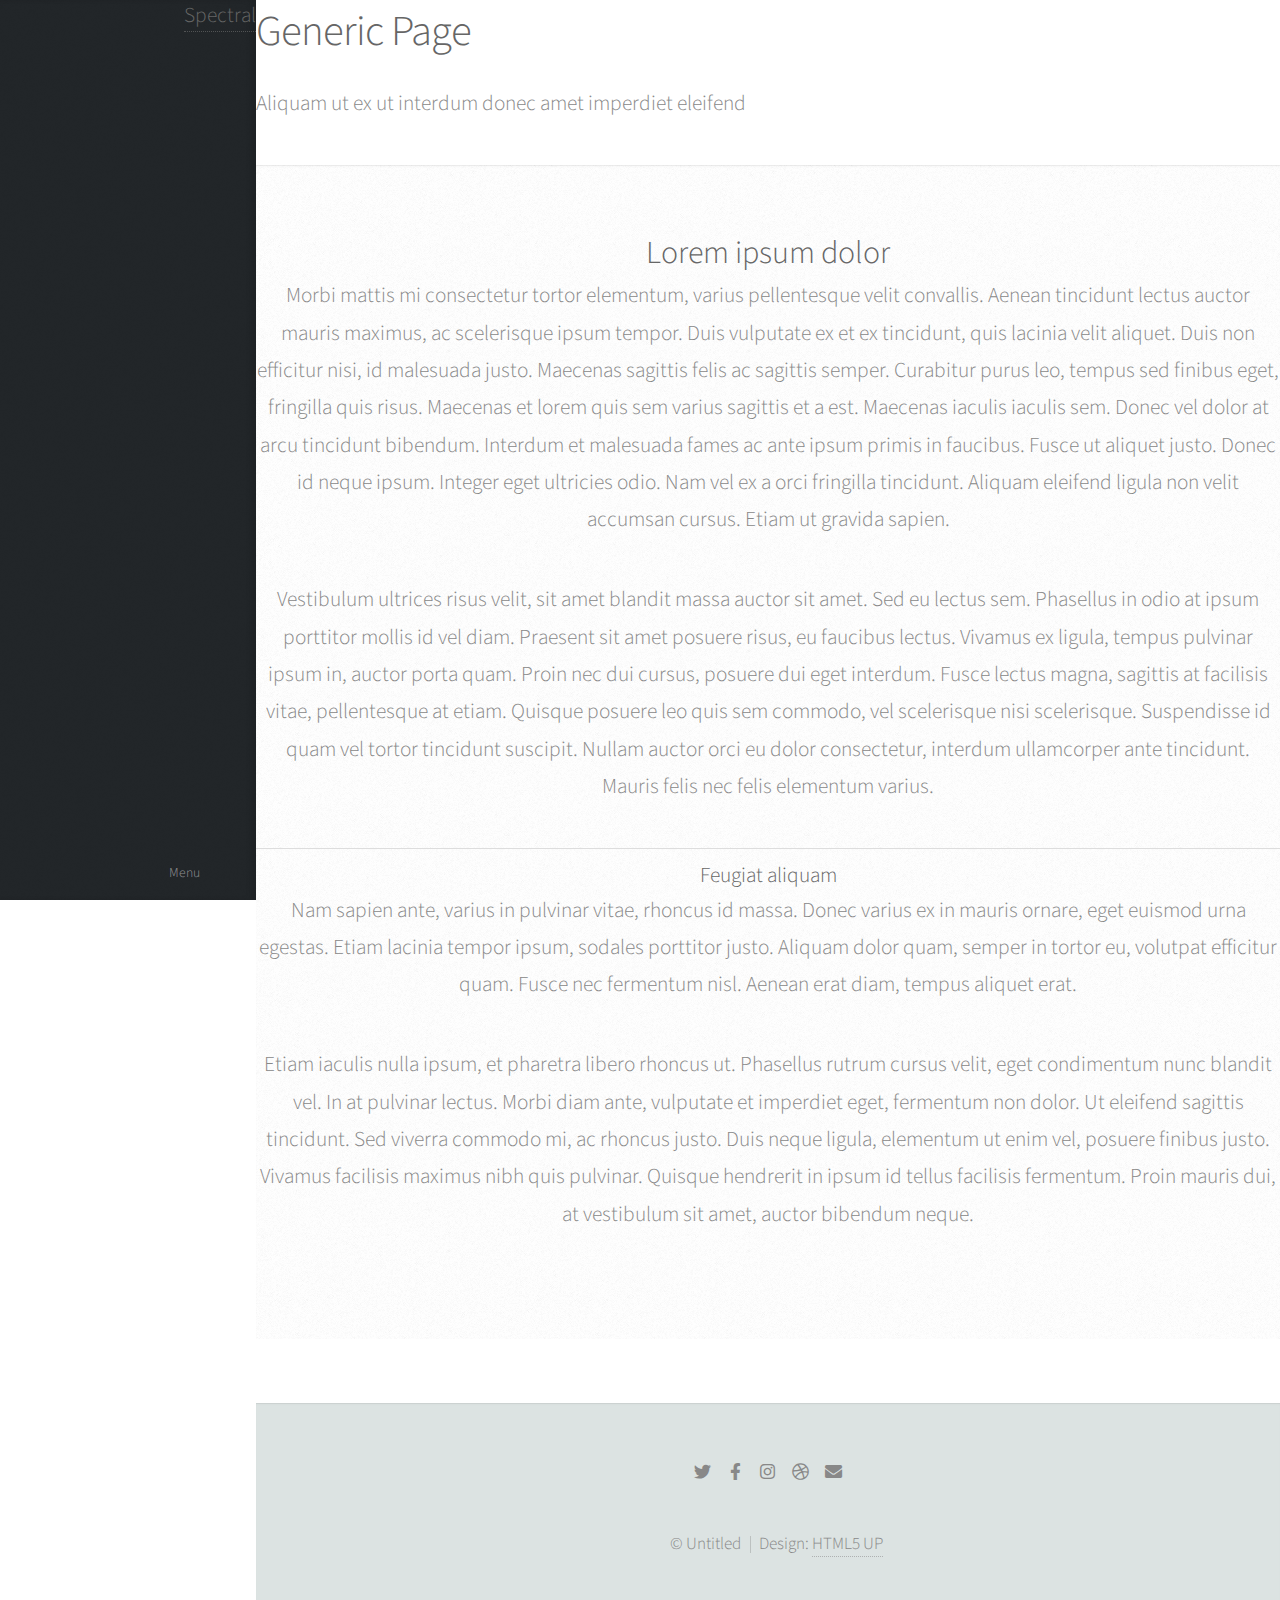
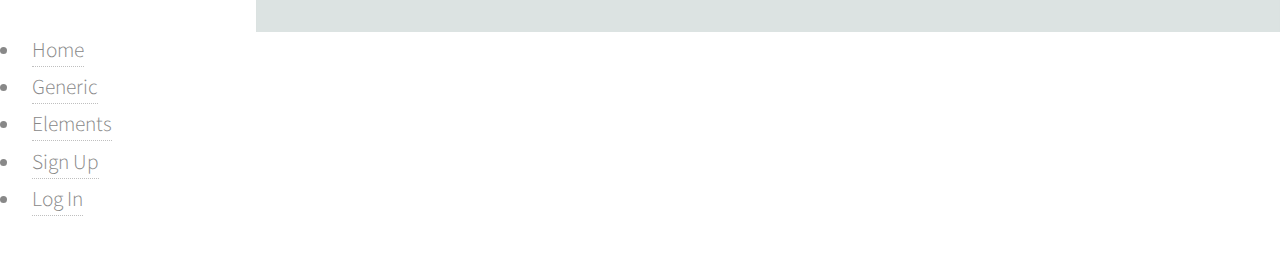
<file: generic.html>
<!DOCTYPE HTML>
<!--
	Spectral by HTML5 UP
	html5up.net | @ajlkn
	Free for personal and commercial use under the CCA 3.0 license (html5up.net/license)
-->
<html>
	<head>
		<title>Generic - Spectral by HTML5 UP</title>
		<meta charset="utf-8" />
		<meta name="viewport" content="width=device-width, initial-scale=1, user-scalable=no" />
		<link rel="stylesheet" href="assets/css/main.css" />
		<noscript><link rel="stylesheet" href="assets/css/noscript.css" /></noscript>
	</head>
	<body class="is-preload">

		<!-- Page Wrapper -->
			<div id="page-wrapper">

				<!-- Header -->
					<header id="header">
						<h1><a href="index.html">Spectral</a></h1>
						<nav id="nav">
							<ul>
								<li class="special">
									<a href="#menu" class="menuToggle"><span>Menu</span></a>
									<div id="menu">
										<ul>
											<li><a href="index.html">Home</a></li>
											<li><a href="generic.html">Generic</a></li>
											<li><a href="elements.html">Elements</a></li>
											<li><a href="#">Sign Up</a></li>
											<li><a href="#">Log In</a></li>
										</ul>
									</div>
								</li>
							</ul>
						</nav>
					</header>

				<!-- Main -->
					<article id="main">
						<header>
							<h2>Generic Page</h2>
							<p>Aliquam ut ex ut interdum donec amet imperdiet eleifend</p>
						</header>
						<section class="wrapper style5">
							<div class="inner">

								<h3>Lorem ipsum dolor</h3>
								<p>Morbi mattis mi consectetur tortor elementum, varius pellentesque velit convallis. Aenean tincidunt lectus auctor mauris maximus, ac scelerisque ipsum tempor. Duis vulputate ex et ex tincidunt, quis lacinia velit aliquet. Duis non efficitur nisi, id malesuada justo. Maecenas sagittis felis ac sagittis semper. Curabitur purus leo, tempus sed finibus eget, fringilla quis risus. Maecenas et lorem quis sem varius sagittis et a est. Maecenas iaculis iaculis sem. Donec vel dolor at arcu tincidunt bibendum. Interdum et malesuada fames ac ante ipsum primis in faucibus. Fusce ut aliquet justo. Donec id neque ipsum. Integer eget ultricies odio. Nam vel ex a orci fringilla tincidunt. Aliquam eleifend ligula non velit accumsan cursus. Etiam ut gravida sapien.</p>

								<p>Vestibulum ultrices risus velit, sit amet blandit massa auctor sit amet. Sed eu lectus sem. Phasellus in odio at ipsum porttitor mollis id vel diam. Praesent sit amet posuere risus, eu faucibus lectus. Vivamus ex ligula, tempus pulvinar ipsum in, auctor porta quam. Proin nec dui cursus, posuere dui eget interdum. Fusce lectus magna, sagittis at facilisis vitae, pellentesque at etiam. Quisque posuere leo quis sem commodo, vel scelerisque nisi scelerisque. Suspendisse id quam vel tortor tincidunt suscipit. Nullam auctor orci eu dolor consectetur, interdum ullamcorper ante tincidunt. Mauris felis nec felis elementum varius.</p>

								<hr />

								<h4>Feugiat aliquam</h4>
								<p>Nam sapien ante, varius in pulvinar vitae, rhoncus id massa. Donec varius ex in mauris ornare, eget euismod urna egestas. Etiam lacinia tempor ipsum, sodales porttitor justo. Aliquam dolor quam, semper in tortor eu, volutpat efficitur quam. Fusce nec fermentum nisl. Aenean erat diam, tempus aliquet erat.</p>

								<p>Etiam iaculis nulla ipsum, et pharetra libero rhoncus ut. Phasellus rutrum cursus velit, eget condimentum nunc blandit vel. In at pulvinar lectus. Morbi diam ante, vulputate et imperdiet eget, fermentum non dolor. Ut eleifend sagittis tincidunt. Sed viverra commodo mi, ac rhoncus justo. Duis neque ligula, elementum ut enim vel, posuere finibus justo. Vivamus facilisis maximus nibh quis pulvinar. Quisque hendrerit in ipsum id tellus facilisis fermentum. Proin mauris dui, at vestibulum sit amet, auctor bibendum neque.</p>

							</div>
						</section>
					</article>

				<!-- Footer -->
					<footer id="footer">
						<ul class="icons">
							<li><a href="#" class="icon brands fa-twitter"><span class="label">Twitter</span></a></li>
							<li><a href="#" class="icon brands fa-facebook-f"><span class="label">Facebook</span></a></li>
							<li><a href="#" class="icon brands fa-instagram"><span class="label">Instagram</span></a></li>
							<li><a href="#" class="icon brands fa-dribbble"><span class="label">Dribbble</span></a></li>
							<li><a href="#" class="icon solid fa-envelope"><span class="label">Email</span></a></li>
						</ul>
						<ul class="copyright">
							<li>&copy; Untitled</li><li>Design: <a href="http://html5up.net">HTML5 UP</a></li>
						</ul>
					</footer>

			</div>

		<!-- Scripts -->
			<script src="assets/js/jquery.min.js"></script>
			<script src="assets/js/jquery.scrollex.min.js"></script>
			<script src="assets/js/jquery.scrolly.min.js"></script>
			<script src="assets/js/browser.min.js"></script>
			<script src="assets/js/breakpoints.min.js"></script>
			<script src="assets/js/util.js"></script>
			<script src="assets/js/main.js"></script>

	</body>
</html>
</file>
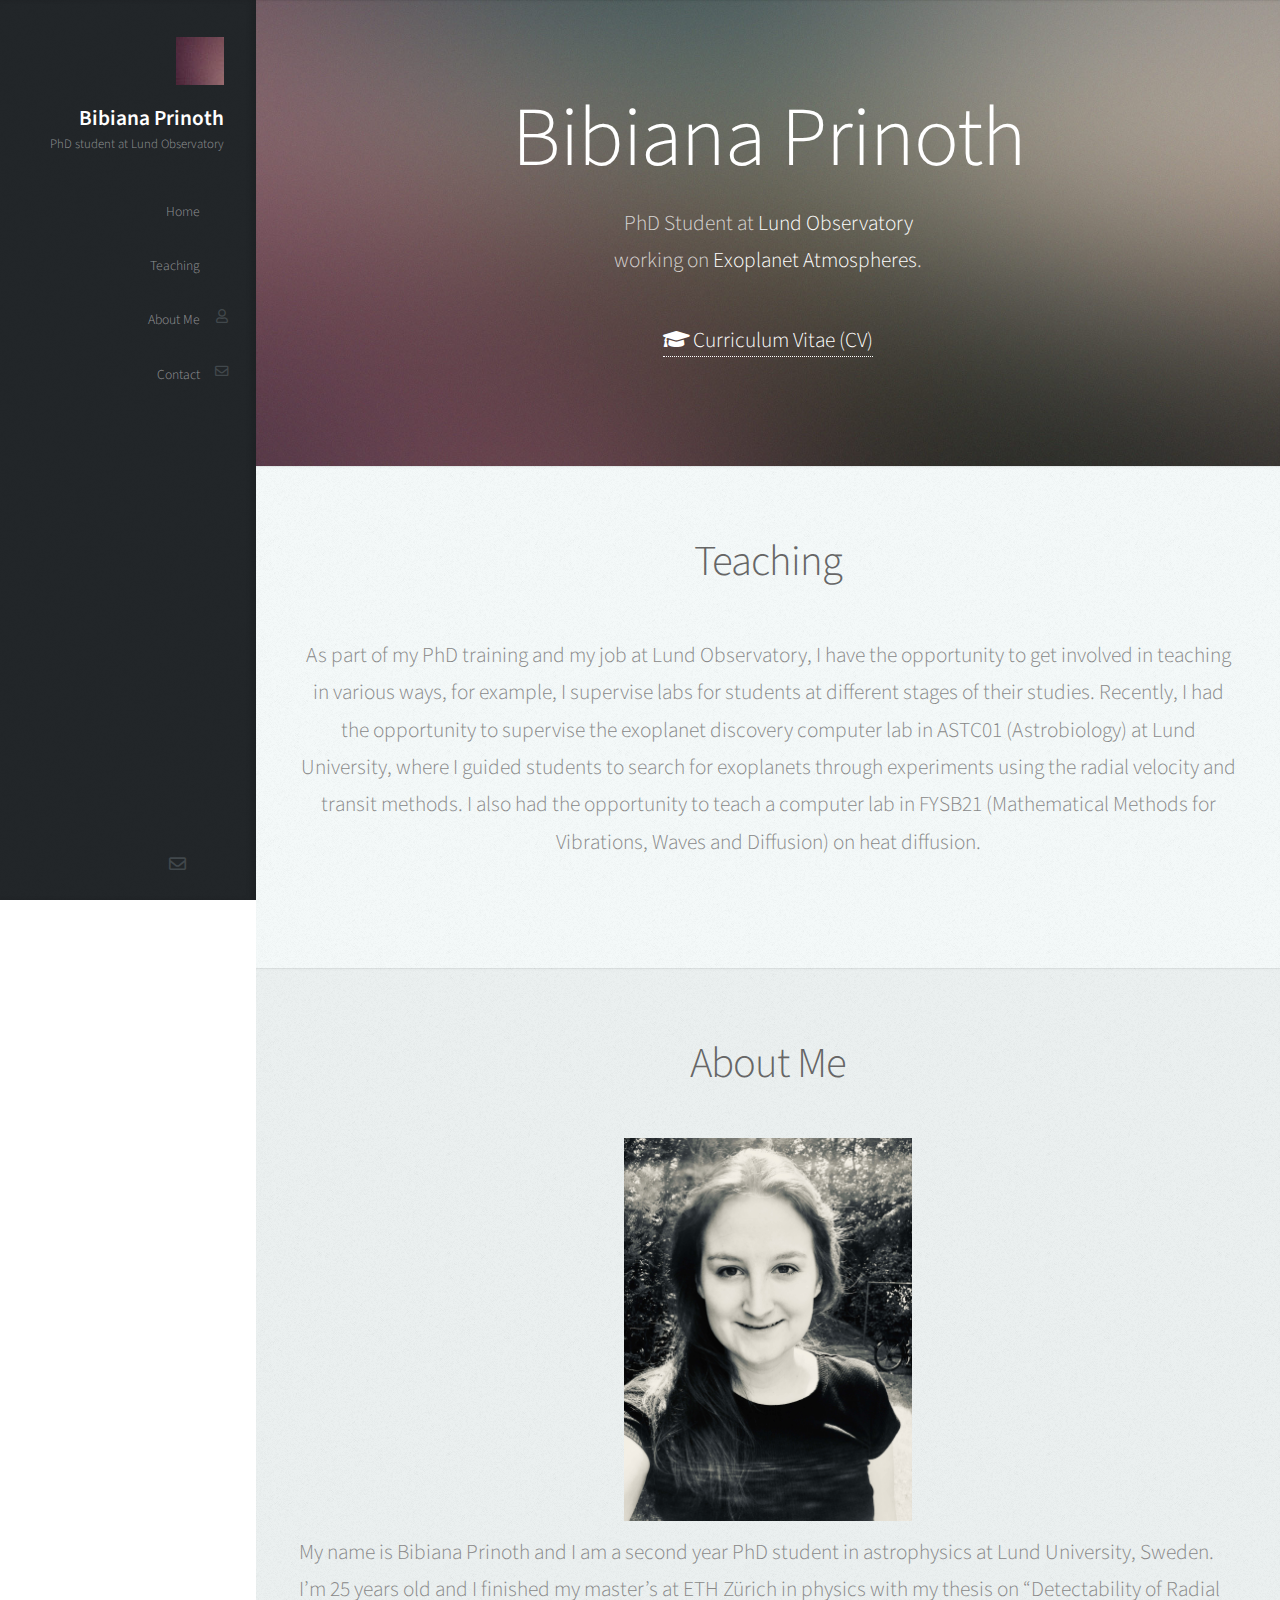
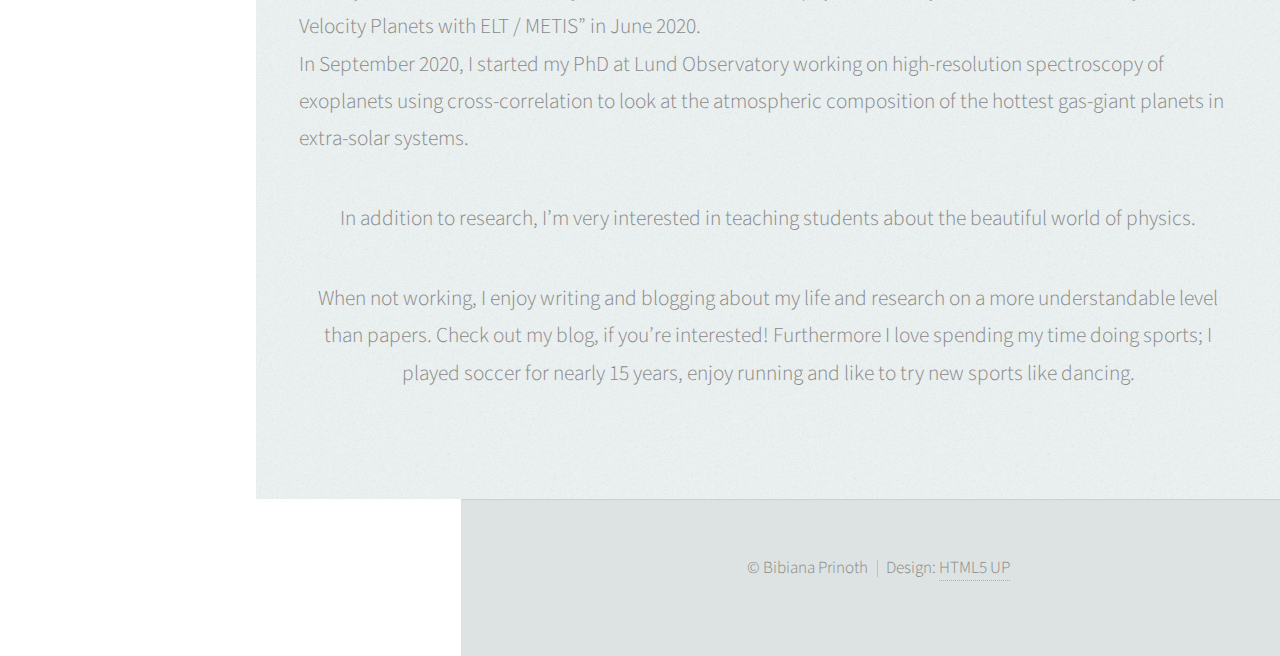
<file: index_itm.html>
<!DOCTYPE HTML>
<!--
	Prologue by HTML5 UP
	html5up.net | @ajlkn
	Free for personal and commercial use under the CCA 3.0 license (html5up.net/license)
-->
<html>
	<head>
		<title>Bibiana Prinoth</title>
		<meta charset="utf-8" />
		<meta name="viewport" content="width=device-width, initial-scale=1, user-scalable=no" />
		<link rel="stylesheet" href="assets/css/main.css" />
	</head>
	<body class="is-preload">

		<!-- Header -->
			<div id="header">

				<div class="top">

					<!-- Logo -->
						<div id="logo">
							<span class="image avatar48"><img src="images/avatar.jpg" alt="" /></span>
							<h1 id="title">Bibiana Prinoth</h1>
							<p>PhD student at Lund Observatory</p>
						</div>

					<!-- Nav -->
						<nav id="nav">
							<ul>
								<li><a href="#top" id="top-link" class="skel-layers-ignoreHref"><span class="icon fa-home">Home</span></a></li>
								<!-- <li><a href="#recent" id="recent-link" class="skel-layers-ignoreHref"><span class="icon fa-star">Recent Projects</span></a></li> -->
								<!-- <li><a href="#research" id="research-link" class="skel-layers-ignoreHref"><span class="icon fa-th">Research</span></a></li> -->
								<li><a href="#teaching" id:"teaching-link" class="skel-layers-ignoreHref"><span class="icon fa-th">Teaching</span></a></li>
								<li><a href="#about" id="about-link" class="skel-layers-ignoreHref"><span class="icon fa-user">About Me</span></a></li>
								<li><a href="#contact" id="contact-link" class="skel-layers-ignoreHref"><span class="icon fa-envelope">Contact</span></a></li>
							</ul>
						</nav>

				</div>

				<div class="bottom">

					<!-- Social Icons -->
						<ul class="icons">
							<li><a href="https://twitter.com/bibianaprinoth" target="_blank" id="twitter-link" class="icon fa-twitter"><span class="label">Twitter</span></a></li>
							<li><a href="https://github.com/bprinoth" target="_blank" id="github-link" class="icon fa-github"><span class="label">Github</span></a></li>
							<li><a href="https://bprinoth.github.io/BibianaPrinothCV.pdf" target="_blank" id="cv-link" class="icon fa-graduation-cap"><span class="label">CV</span></a></li>
							<li><a href="#contact" id="contact-link" class="icon fa-envelope"><span class="label">Email</span></a></li>
						</ul>

				</div>

			</div>

		<!-- Main -->
			<div id="main">

				<!-- Intro -->
					<section id="top" class="one dark cover">
						<div class="container">

							<header>
								<h2 class="alt"><span style="font-size: 84px;"><strong>Bibiana Prinoth</strong></span></h2>
								<p>PhD Student at <strong>Lund Observatory</strong><br />
								working on <strong>Exoplanet Atmospheres</strong>.</p>
							</header>

							<footer>
								<a href="https://bprinoth.github.io/BibianaPrinothCV.pdf" target="_blank"><i class="fa fa-graduation-cap fa-fw"></i> Curriculum Vitae (CV)</a>
							</footer>

						</div>
					</section>

				<!-- Portfolio -->
					<section id="teaching" class="two">
						<div class="container">

							<header>
								<h2>Teaching</h2>
							</header>

							<p>As part of my PhD training and my job at Lund Observatory, I have the opportunity to get involved 
							in teaching in various ways, for example, I supervise labs for students at different stages of their 
							studies. Recently, I had the opportunity to supervise the exoplanet discovery computer lab in ASTC01 
							(Astrobiology) at Lund University, where I guided students to search for exoplanets through experiments 
							using the radial velocity and transit methods. I also had the opportunity to teach a computer lab in 
							FYSB21 (Mathematical Methods for Vibrations, Waves and Diffusion) on heat diffusion.</p>

						</div>
					</section>

				<!-- About Me -->
					<section id="about" class="three">
						<div class="container">

							<header>
								<h2>About Me</h2>
							</header>


							<img class="image right" src="images/BibianaPrinoth.jpeg" alt="Selfie of Bibiana" title="Bibiana Prinoth" height="383" width="288" style="margin: 0px 0px 0px 0px"/>
						
							<p style="text-align:left">My name is Bibiana Prinoth and I am a second year PhD student in astrophysics at Lund University, Sweden. 
							I’m 25 years old and I finished my master’s at ETH Zürich in physics with my thesis on “Detectability of 
							Radial Velocity Planets with ELT / METIS” in June 2020.<br />

							In September 2020, I started my PhD at Lund Observatory working on high-resolution spectroscopy of 
							exoplanets using cross-correlation to look at the atmospheric composition of the hottest gas-giant 
							planets in extra-solar systems. </p>

							<p>In addition to research, I’m very interested in teaching students about the beautiful world of physics.<br />

							<p>When not working, I enjoy writing and blogging about my life and research on a more understandable 
							level than papers. Check out my blog, if you’re interested! Furthermore I love spending my time doing 
							sports; I played soccer for nearly 15 years, enjoy running and like to try new sports like dancing.</p>

						</div>
					</section>


		<!-- Footer -->
			<div id="footer">

				<!-- Copyright -->
					<ul class="copyright">
						<li>&copy; Bibiana Prinoth </li><li>Design: <a href="http://html5up.net">HTML5 UP</a></li>
					</ul>

			</div>

		<!-- Scripts -->
			<script src="assets/js/jquery.min.js"></script>
			<script src="assets/js/jquery.scrolly.min.js"></script>
			<script src="assets/js/jquery.scrollex.min.js"></script>
			<script src="assets/js/browser.min.js"></script>
			<script src="assets/js/breakpoints.min.js"></script>
			<script src="assets/js/util.js"></script>
			<script src="assets/js/main.js"></script>

	</body>
</html>
</file>
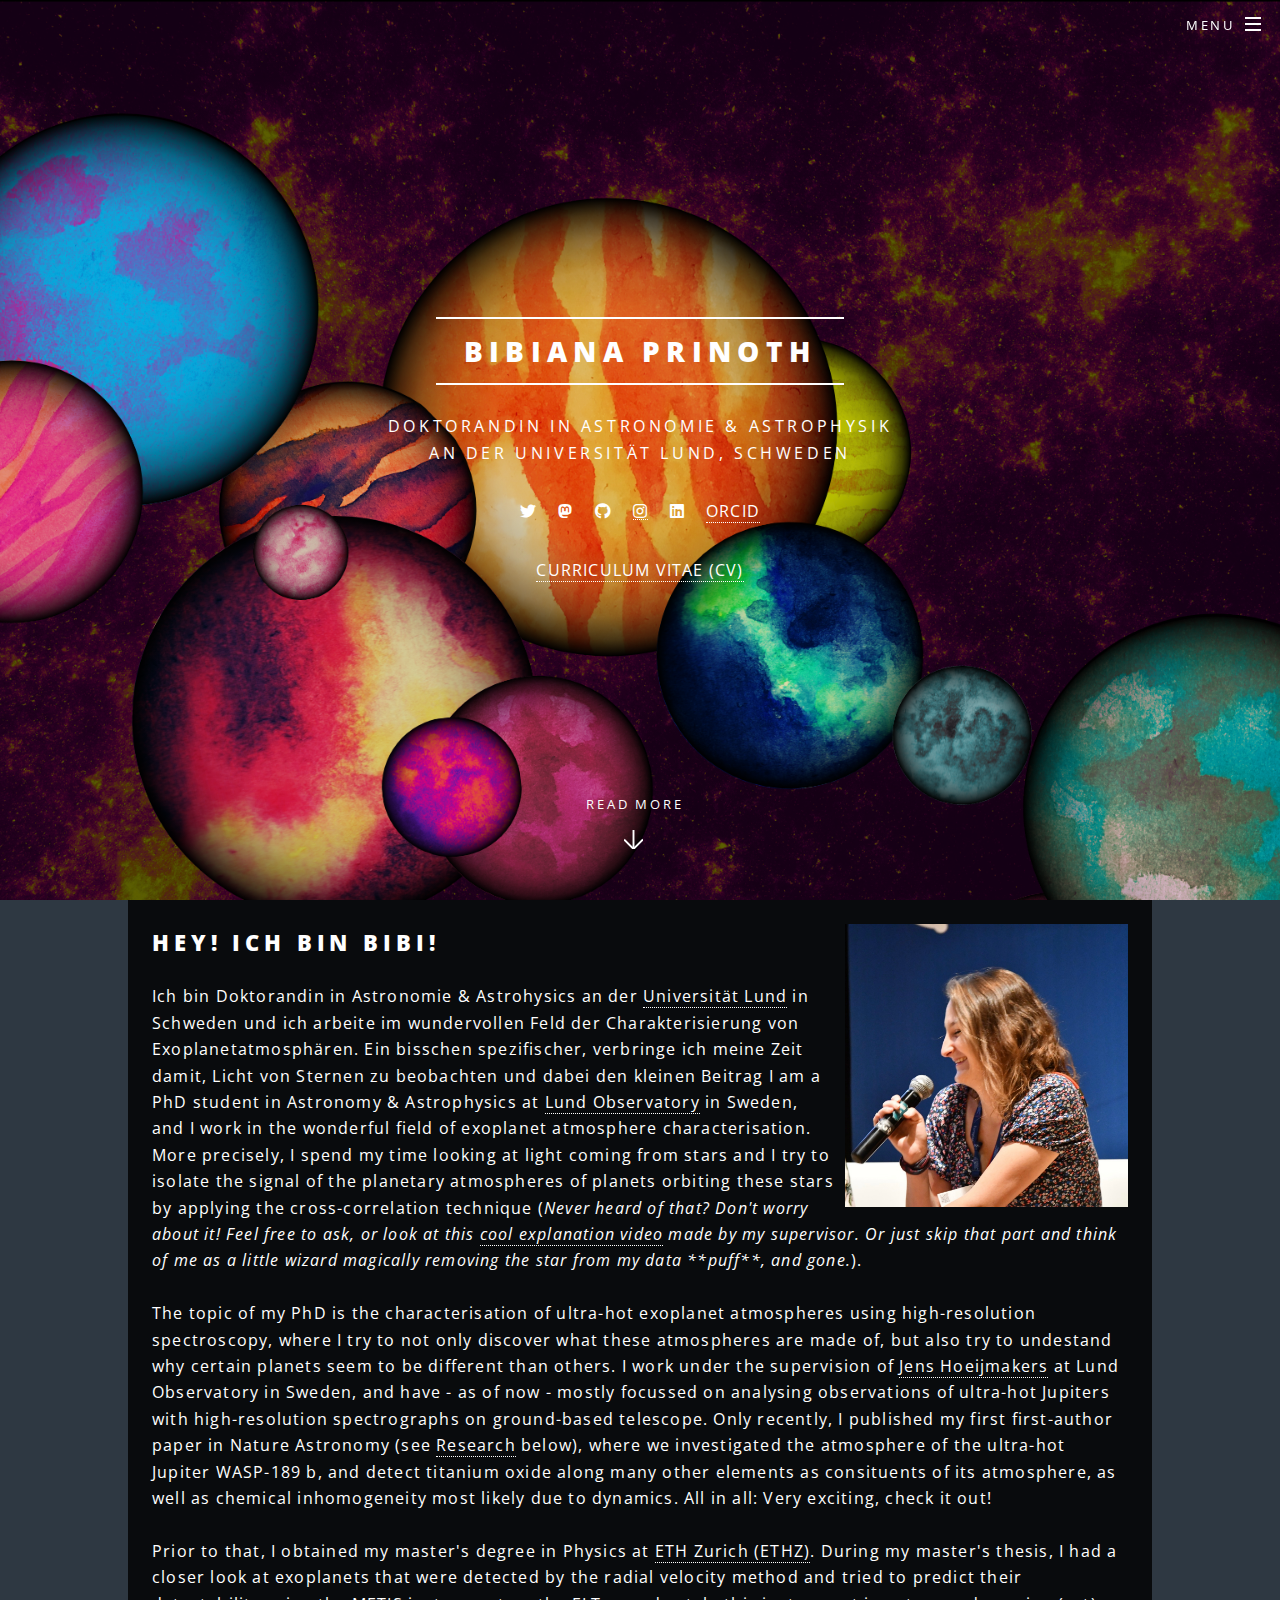
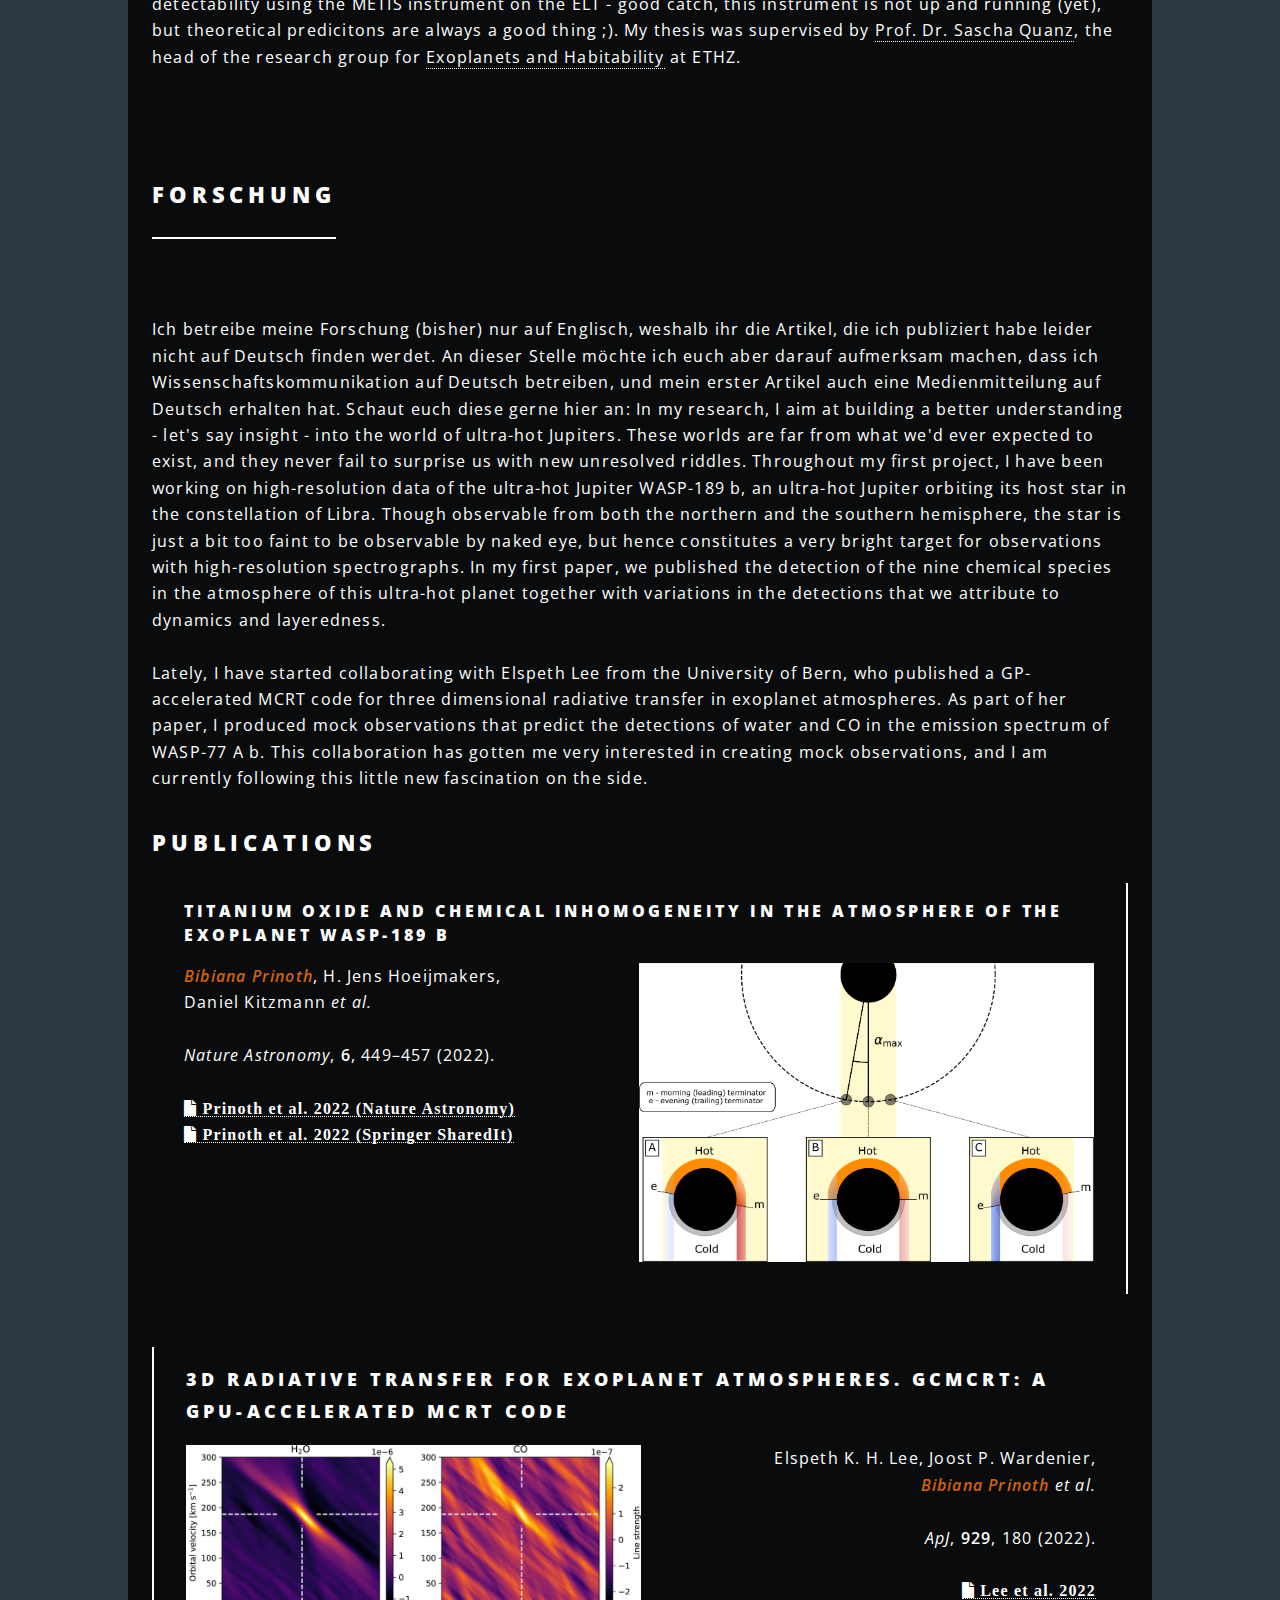
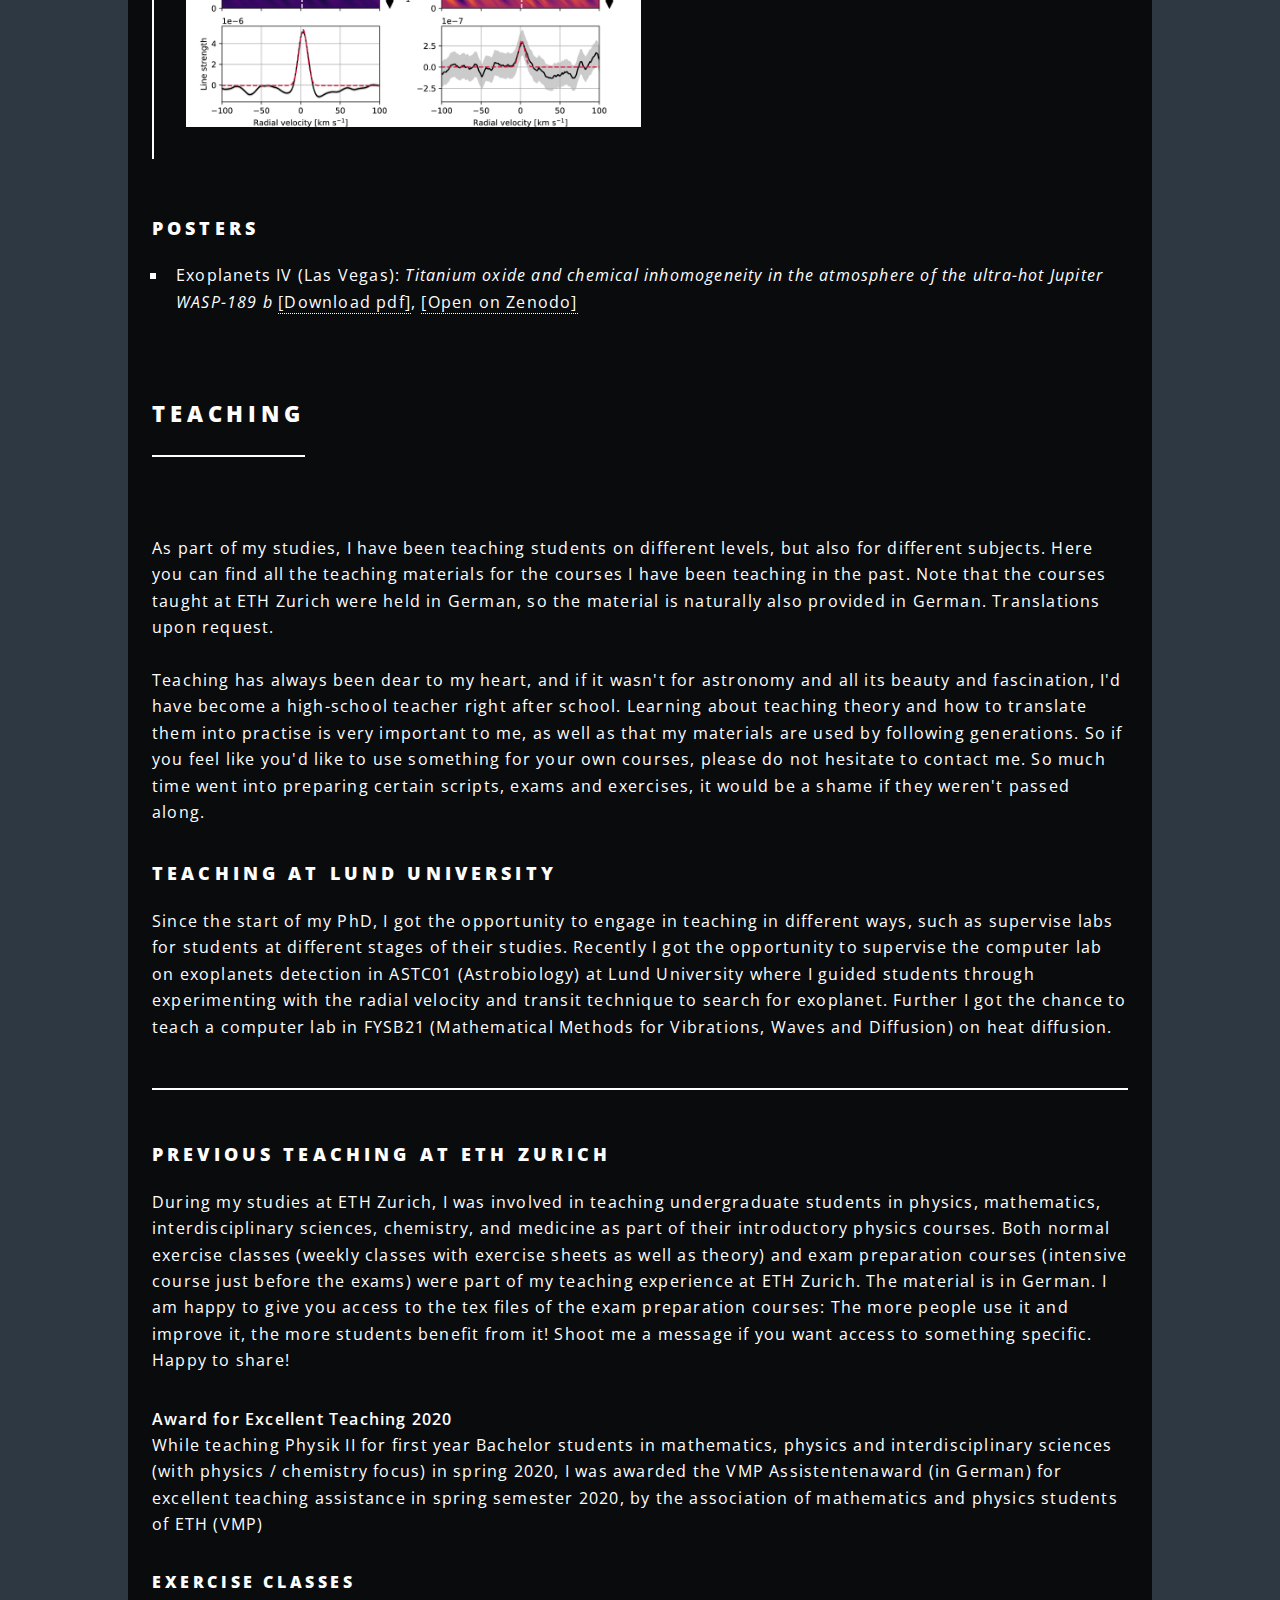
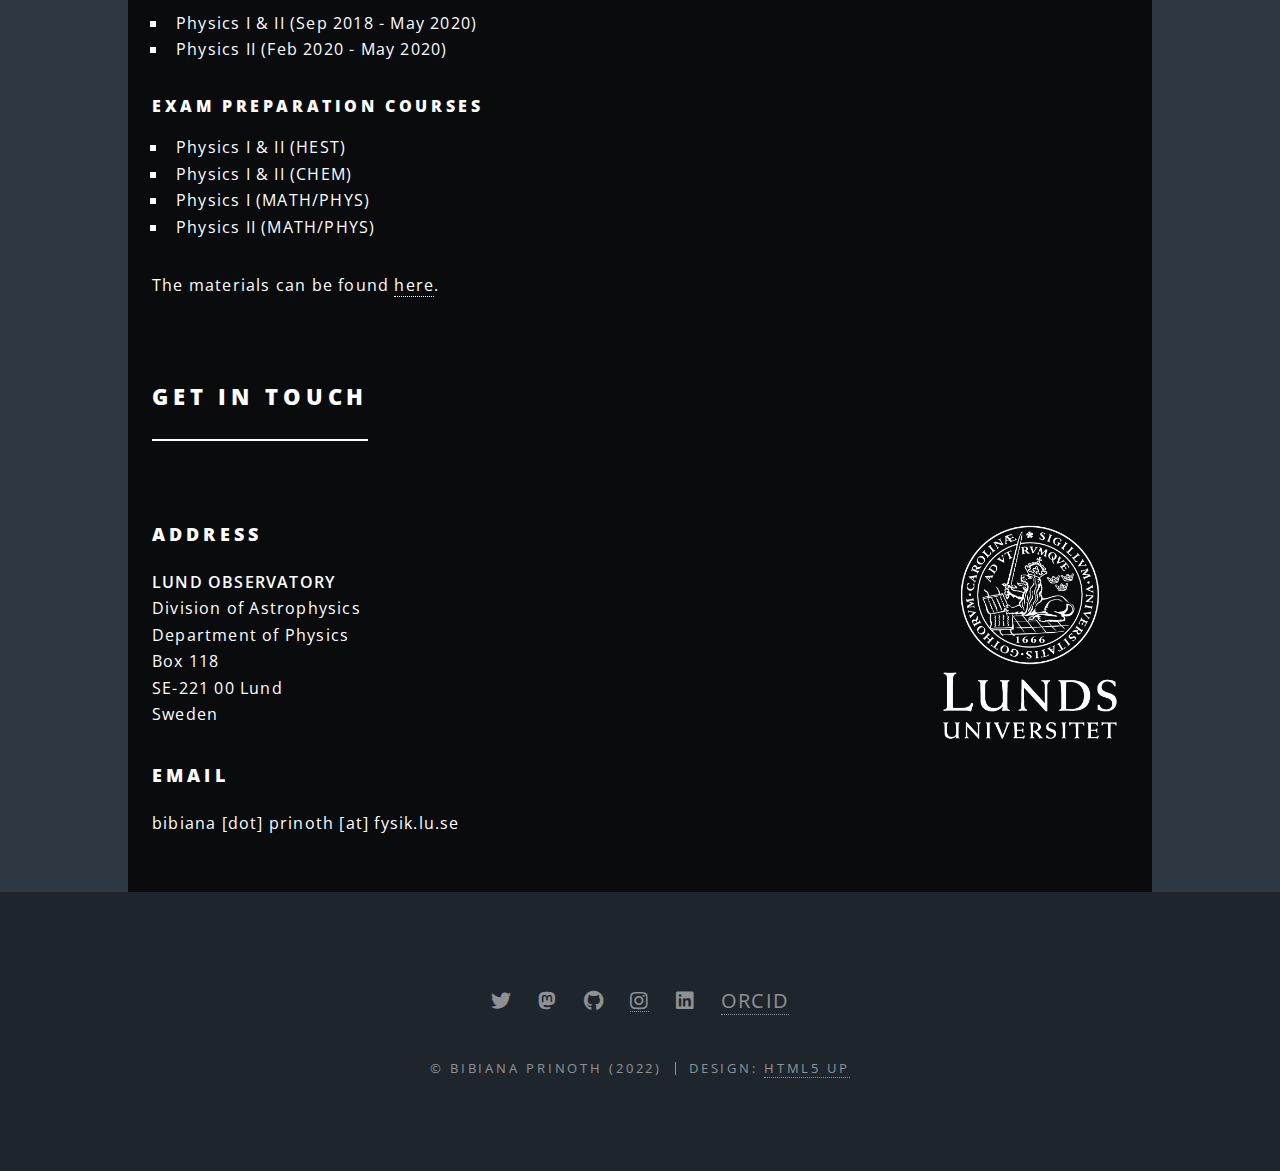
<file: GERMAN/indexG.html>
<!DOCTYPE HTML>
<!--
	Spectral by HTML5 UP
	html5up.net | @ajlkn
	Free for personal and commercial use under the CCA 3.0 license (html5up.net/license)
-->
<html>
	<head>
		<title>Bibiana Prinoth | Astrophysikerin </title>
		<meta charset="utf-8" />
		<meta name="viewport" content="width=device-width, initial-scale=1, user-scalable=no"/>
		<link rel="stylesheet" href="assets/css/main.css" />
		<noscript><link rel="stylesheet" href="assets/css/noscript.css" /></noscript>
	</head>
	<body class="landing is-preload">

		<!-- Page Wrapper -->
			<div id="page-wrapper">

				<!-- Header -->
					<header id="header" class="alt">
						<h1>Bibiana Prinoth</h1>
						<nav id="nav">
							<ul>
								<li class="special">
									<a href="#menu" class="menuToggle"><span>Menu</span></a>
									<div id="menu">
										<ul>
											<li><a href="indexG.html">Home</a></li>
											<li><a href="#aboutme">About me</a></li>
											<!--<li><a href="myblog.html">Personal Blog</a></li>-->
											<!-- <li><a href="elements.html">Elements</a></li> -->
											<li><a href="#research">Research</a></li>
											<li><a href="#teaching">Teaching</a></li>
											<li><a href="#getintouch">Get in touch</a></li>
											<li><a href="../index.html">Switch to English</a></li>
										</ul>
									</div>
								</li>
							</ul>
						</nav>
					</header>

				<!-- Banner -->
					<section id="banner">
						<div class="inner">
							<h2>Bibiana Prinoth</h2>
							<p>Doktorandin in Astronomie & Astrophysik <br />
							an der Universität Lund, Schweden</p>
							<ul class="icons">
								<li><a href="https://twitter.com/bibianaprinoth" class="icon brands fa-twitter"><span class="label">Twitter</span></a></li>
								<li><a rel="me" href="https://astrodon.social/@bibianaprinoth" class="icon brands fa-mastodon"><span class="label">Mastodon</span></a></li>
								<li><a href="https://github.com/bprinoth" class="icon brands fa-github"><span class="label">Github</span></a></li>
								<li><a href="https://www.instagram.com/astro.bibi_/?hl=en" class="fab fa-instagram"><span class="label"></span></a></li>
								<li><a href="https://www.linkedin.com/in/bibiana-prinoth-699841175/" class="icon brands fa-linkedin"><span class="label">LinkedIn</span></a></li>
								<li><a href="https://orcid.org/0000-0001-7216-4846" class="fa-brands fa-orcid"><span class="iconify">ORCID</span></a></li>
							</ul>
							<a href="../documents/general/CV_BibianaPrinoth_Nov2022.pdf" target="_blank"> CURRICULUM VITAE (CV)</a>
						</div>
						<a href="#aboutme" class="more scrolly">Read More</a>
					</section>
					

				<!-- About me -->
				<section id="aboutme" class="wrapper alt style2">
						<div class="inner" style="text-align: left;padding: 1.5em;">
							<img src="../images/e1771eea-ce72-4cd4-99dc-514df780d0df.jpg" width="30%" style="padding-left: 10px;" alt="" align="right"/>
							<h2>Hey! Ich bin Bibi!</h2>
							<p> Ich bin Doktorandin in Astronomie & Astrohysics an der  <a href="https://astro.lu.se/" target="_blank">Universität Lund</a> in Schweden 
								und ich arbeite im wundervollen Feld der Charakterisierung von Exoplanetatmosphären. Ein bisschen spezifischer, verbringe ich meine Zeit damit, 
								Licht von Sternen zu beobachten und dabei den kleinen Beitrag  
								
								
								
								I am a PhD student in Astronomy & Astrophysics at <a href="https://astro.lu.se/" target="_blank">Lund Observatory</a> in Sweden, and 
								I work in the wonderful field of exoplanet atmosphere characterisation. 
								More precisely, I spend my time looking at light coming from stars and I try to isolate
								the signal of the planetary atmospheres of planets orbiting these stars by applying the cross-correlation technique 
								(<em>Never heard of that? Don't worry about it! Feel free to ask, or look at this <a href="https://www.youtube.com/watch?v=S9aXndF73wE&feature=youtu.be" 
								target='_blank'>cool explanation video</a> made by my supervisor. 
								Or just skip that part and think of me as a little wizard magically removing the star from my data **puff**, and gone.</em>).
								<br>
								<br>
								The topic of my PhD is the characterisation of ultra-hot exoplanet atmospheres using high-resolution spectroscopy,
								where I try to not only discover what these atmospheres are made of, but also try to undestand why certain planets 
								seem to be different than others. I work under the supervision of <a href="https://hoeijmakers.github.io/" 
								target="_blank">Jens Hoeijmakers</a> at Lund Observatory in Sweden,
								and have - as of now - mostly focussed on analysing observations of ultra-hot Jupiters with high-resolution spectrographs 
								on ground-based telescope. Only recently, I published my first first-author paper in Nature Astronomy (see 
								<a href="#research" class="more scrolly">Research</a> below), where we investigated the atmosphere of the ultra-hot Jupiter 
								WASP-189 b, and detect titanium oxide along many other elements as consituents of its atmosphere, as well as chemical inhomogeneity
								most likely due to dynamics. All in all: Very exciting, check it out!
								<br>
								<br>
								Prior to that, I obtained my master's degree in Physics at <a href='https://ethz.ch/en.html' 
								target='_blank'>ETH Zurich (ETHZ)</a>. During my master's thesis, I had a closer look at exoplanets that were detected 
								by the radial velocity method and tried to predict their detectability using the METIS instrument on the ELT - 
								good catch, this instrument is not up and running (yet), but theoretical predicitons are always a good thing ;). 
								My thesis was supervised by <a href='https://quanz-group.ethz.ch/people/person-detail.MTY1MzQ3.TGlzdC8zNDM1LDM4MTg3MjY0MQ==.html' 
								target="_blank"> Prof. Dr. Sascha Quanz</a>, the head of the research group for <a href='https://quanz-group.ethz.ch/' 
								target='_blank'>Exoplanets and Habitability</a> at ETHZ. 
								<br>
								<!-- The easiest way to stay updated with what I do is following me on twitter. 
								<a class="twitter-timeline" data-theme="dark" href="https://twitter.com/bibianaprinoth?ref_src=twsrc%5Etfw">Tweets by bibianaprinoth</a> <script async src="https://platform.twitter.com/widgets.js" charset="utf-8"></script> -->
								<br>
								</p>
						</div>
				</section>				

				<!-- Research -->
					<section id="research" class="wrapper alt style2">
						<div class="inner" style="text-align: left;padding: 1.5em;">
							<header class="major">
								<h2>Forschung</h2>
							</header>
							<p style="text-align: left;">
							Ich betreibe meine Forschung (bisher) nur auf Englisch, weshalb ihr die Artikel, 
							die ich publiziert habe leider nicht auf Deutsch finden werdet.
							An dieser Stelle möchte ich euch aber darauf aufmerksam machen, dass ich Wissenschaftskommunikation auf Deutsch betreiben,
							und mein erster Artikel auch eine Medienmitteilung auf Deutsch erhalten hat. Schaut euch diese gerne hier an: 



							
							In my research, I aim at building a better understanding - let's say insight - into the world of ultra-hot Jupiters. These worlds 
							are far from what we'd ever expected to exist, and they never fail to surprise us with new unresolved riddles. 
							Throughout my first project, I have been working on high-resolution data of the ultra-hot Jupiter WASP-189 b, an ultra-hot Jupiter
							orbiting its host star in the constellation of Libra. Though observable from both the northern and the southern hemisphere, the star is just
							a bit too faint to be observable by naked eye, but hence constitutes a very bright target for observations with high-resolution
							spectrographs. In my first paper, we published the detection of the nine chemical species in the atmosphere of this ultra-hot planet
							together with variations in the detections that we attribute to dynamics and layeredness. <br>
							<br>
							Lately, I have started collaborating with Elspeth Lee from the University of Bern, who published a GP-accelerated MCRT code for three dimensional
							radiative transfer in exoplanet atmospheres. As part of her paper, I produced mock observations that predict the detections of water and CO in the 
							emission spectrum of WASP-77 A b. This collaboration has gotten me very interested in creating mock observations, and I am currently following 
							this little new fascination on the side.
							</p>	
							<h2>Publications</h2>
							<section class="spotlight" >
									<div style="text-align: left;padding: 1em 2em 2em 2em; border-right: 2.5px solid white">
										<h4>Titanium oxide and chemical inhomogeneity in the atmosphere of the exoplanet WASP-189 b</h4>
										<img src="../images/Fig1.png" width="50%" alt="img" align="right"/>
										<p><strong><em style="color: rgb(208, 99, 10);">Bibiana Prinoth</em></strong>, H. Jens Hoeijmakers, <br> Daniel Kitzmann  <em>et al.</em><br>
											
										<!--Elin Sandvik, 
										Julia V. Seidel, Monika Lendl, Nicholas W. Borsato, Brian Thorsbro, David R. Anderson, David Barrado, 
										Kateryna Kravchenko, Romain Allart, Vincent Bourrier, Heather M. Cegla, David Ehrenreich, Chloe Fisher, 
										Christophe Lovis, Andrea Guzmán-Mesa, Simon Grimm, Matthew Hooton, Brett M. Morris, Maria Oreshenko, 
										Lorenzo Pino & Kevin Heng<br>--->
										<br>
										<em>Nature Astronomy</em>, <strong>6</strong>, 449–457 (2022). <br>
										<br>
										<a href="https://doi.org/10.1038/s41550-021-01581-z" class="fa fa-file" target="_blank"> Prinoth et al. 2022 (Nature Astronomy)</a><br>
										<a href="https://rdcu.be/cFP7v" class="fa fa-file" target="_blank"> Prinoth et al. 2022 (Springer SharedIt)</a>
										</p> 
										</div>
							</section>
								<br>
								<br>
								
									
							<section class="spotlight">
								
								<div style="padding: 1em 2em 2em 2em; border-left: 2.5px solid white">
									<h3 style="text-align: left">3D Radiative Transfer for Exoplanet Atmospheres. gCMCRT: A GPU-accelerated MCRT Code</h3>
									<img src="../images/apjac61d6f7_hr.jpg" width="50%" alt="img" align="left"/>
									
									<p style="text-align: right"> Elspeth K. H. Lee, Joost P. Wardenier, <br><strong><em style="color: rgb(208, 99, 10);">Bibiana Prinoth</em></strong><em> et al.</em><br>
									<br>
									<em>ApJ</em>, <strong>929</strong>, 180 (2022). <br>
									<br>
									<a href="https://iopscience.iop.org/article/10.3847/1538-4357/ac61d6/meta" class="fa fa-file"><span class="label"> Lee et al. 2022</span></a>
									</div>

								
							</section>


							<br>
							<br>
							<h3>Posters</h3>
							<ul style="list-style-type:square">
								<li>Exoplanets IV (Las Vegas): <em>Titanium oxide and chemical inhomogeneity in the atmosphere of the ultra-hot Jupiter WASP-189 b</em>
									<a href="../documents/posters/ExoIV-LasVegas-BibianaPrinoth.pdf">[Download pdf]</a>, <a href="https://zenodo.org/record/6532481#.YtqaWcFBzao">[Open on Zenodo]</a>
								</li>
								
							</ul>


						</div>



					</section>

				<!-- Teaching -->
				
				<section id="teaching" class="wrapper alt style2">
					<div class="inner" style="text-align: left;padding: 1.5em;">
						<header class="major">
							<h2>Teaching</h2>
						</header>
						<p>As part of my studies, I have been teaching students on different levels, but also for different subjects.  
							Here you can find all the teaching materials for the courses I have been teaching in the past. 
							Note that the courses taught at ETH Zurich were held in German, so the material is naturally also provided in German. 
							Translations upon request.<br>
							<br>
							Teaching has always been dear to my heart, and if it wasn't for astronomy and all its beauty and fascination, 
							I'd have become a high-school teacher right after school. Learning about teaching theory and how to translate them 
							into practise is very important to me, as well as that my materials are used by following generations. So if you feel like
							you'd like to use something for your own courses, please do not hesitate to contact me. So much time went into preparing certain
							scripts, exams and exercises, it would be a shame if they weren't passed along. 
						</p>

						<h3>Teaching at Lund University</h3>
						<p>
							Since the start of my PhD, I got the opportunity to engage in teaching in different ways, 
							such as supervise labs for students at different stages of their studies. 
							Recently I got the opportunity to supervise the computer lab on exoplanets detection in 
							ASTC01 (Astrobiology) at Lund University where I guided students through experimenting with 
							the radial velocity and transit technique to search for exoplanet. Further I got the chance 
							to teach a computer lab in FYSB21 (Mathematical Methods for Vibrations, Waves and Diffusion) 
							on heat diffusion.
						</p>
						
						<hr>
						<h3>Previous teaching at ETH Zurich</h3>
						<p>
							During my studies at ETH Zurich, I was involved in teaching undergraduate students in physics, mathematics, interdisciplinary sciences, 
							chemistry, and medicine as part of their introductory physics courses. Both normal exercise classes (weekly classes with exercise sheets
							as well as theory) and exam preparation courses (intensive course just before the exams) were part of my teaching experience at ETH Zurich. 
							The material is in German. I am happy to give you access to the tex files of the exam preparation courses: The more people use it and improve it,
							the more students benefit from it! Shoot me a message if you want access to something specific. Happy to share!
						</p>
						<strong>Award for Excellent Teaching 2020</strong>
						<p>
							While teaching Physik II for first year Bachelor students in mathematics, physics and interdisciplinary 
							sciences (with physics / chemistry focus) in spring 2020, I was awarded the VMP Assistentenaward (in German) 
							for excellent teaching assistance in spring semester 2020, by the association of mathematics and physics students 
							of ETH (VMP)
						</p>

						<h4>Exercise classes</h4>
						<ul style="list-style-type:square">
							<li>Physics I & II (Sep 2018 - May 2020)</li>
							<li>Physics II (Feb 2020 - May 2020)</li>
						</ul>


						<h4>Exam preparation courses</h4>
						<ul style="list-style-type:square">
							<li>Physics I & II (HEST)</li>
							<li>Physics I & II (CHEM)</li>
							<li>Physics I (MATH/PHYS)</li>
							<li>Physics II (MATH/PHYS)</li>
						</ul>

						<p>The materials can be found <a href='../pages/teaching-materials.html' 
							target="_blank"> here</a>.</p>
						
					</div>
				</section>

				<!-- Get in touch -->
				<section id="getintouch" class="wrapper style2 alt ">
					<div class="inner" style="text-align: left;padding: 1.5em;">
						<header class="major">
							<h2>Get In Touch</h2>
						</header>
						
							
						
						<a href="https://astro.lu.se"><img align="right"  src="../images/Lunds_universitet_C2r_NEG.png" width=20% alt="Logo Lund University"/>
						<div style="text-align: left;">
						<h3>Address</h3>
						<p><b>LUND OBSERVATORY </b></br>
						Division of Astrophysics</br>
						Department of Physics</br>
						Box 118</br>
						SE-221 00 Lund</br>
						Sweden</br>
						</p>
						<h3>Email</h3>
						<p>bibiana [dot] prinoth [at] fysik.lu.se</p>
						</div>
				
					</div>
				</section>

				<!-- Footer -->
					<footer id="footer">
						<ul class="icons">
							<li><a href="https://twitter.com/bibianaprinoth" class="icon brands fa-twitter"><span class="label">Twitter</span></a></li>
							<li><a rel="me" href="https://astrodon.social/@bibianaprinoth" class="icon brands fa-mastodon"><span class="label">Mastodon</span></a></li>
							<li><a href="https://github.com/bprinoth" class="icon brands fa-github"><span class="label">Github</span></a></li>
							<li><a href="https://www.instagram.com/astro.bibi_/?hl=en" class="fab fa-instagram"><span class="label"></span></a></li>
							<li><a href="https://www.linkedin.com/in/bibiana-prinoth-699841175/" class="icon brands fa-linkedin"><span class="label">LinkedIn</span></a></li>
							<li><a href="https://orcid.org/0000-0001-7216-4846" class="fa-brands fa-orcid"><span class="iconify">ORCID</span></a></li>
						</ul>
						<ul class="copyright">
							<li>&copy; Bibiana Prinoth (2022)</li><li>Design: <a href="http://html5up.net">HTML5 UP</a></li>
						</ul>
					</footer>

			</div>

		<!-- Scripts -->
			<script src="assets/js/jquery.min.js"></script>
			<script src="assets/js/jquery.scrollex.min.js"></script>
			<script src="assets/js/jquery.scrolly.min.js"></script>
			<script src="assets/js/browser.min.js"></script>
			<script src="assets/js/breakpoints.min.js"></script>
			<script src="assets/js/util.js"></script>
			<script src="assets/js/main.js"></script>

	</body>
</html>
</file>
<file: GERMAN/assets/css/noscript.css>
/*
	Spectral by HTML5 UP
	html5up.net | @ajlkn
	Free for personal and commercial use under the CCA 3.0 license (html5up.net/license)
*/

/* Banner */

	body.is-preload #banner h2 {
		-moz-transform: none;
		-webkit-transform: none;
		-ms-transform: none;
		transform: none;
		opacity: 1;
	}

		body.is-preload #banner h2:before, body.is-preload #banner h2:after {
			width: 100%;
		}

	body.is-preload #banner .more {
		-moz-transform: none;
		-webkit-transform: none;
		-ms-transform: none;
		transform: none;
		opacity: 1;
	}

	body.is-preload #banner:after {
		opacity: 0;
	}
</file>
<file: assets/css/noscript.css>
/*
	Spectral by HTML5 UP
	html5up.net | @ajlkn
	Free for personal and commercial use under the CCA 3.0 license (html5up.net/license)
*/

/* Banner */

	body.is-preload #banner h2 {
		-moz-transform: none;
		-webkit-transform: none;
		-ms-transform: none;
		transform: none;
		opacity: 1;
	}

		body.is-preload #banner h2:before, body.is-preload #banner h2:after {
			width: 100%;
		}

	body.is-preload #banner .more {
		-moz-transform: none;
		-webkit-transform: none;
		-ms-transform: none;
		transform: none;
		opacity: 1;
	}

	body.is-preload #banner:after {
		opacity: 0;
	}
</file>
<file: GERMAN/assets/css/main.css>
@import url(fontawesome-all.min.css);
@import url("https://fonts.googleapis.com/css?family=Open+Sans:400,400italic,600,600italic,800,800italic");

/*
	Spectral by HTML5 UP
	html5up.net | @ajlkn
	Free for personal and commercial use under the CCA 3.0 license (html5up.net/license)
*/

html, body, div, span, applet, object,
iframe, h1, h2, h3, h4, h5, h6, p, blockquote,
pre, a, abbr, acronym, address, big, cite,
code, del, dfn, em, img, ins, kbd, q, s, samp,
small, strike, strong, sub, sup, tt, var, b,
u, i, center, dl, dt, dd, ol, ul, li, fieldset,
form, label, legend, table, caption, tbody,
tfoot, thead, tr, th, td, article, aside,
canvas, details, embed, figure, figcaption,
footer, header, hgroup, menu, nav, output, ruby,
section, summary, time, mark, audio, video {
	margin: 0;
	padding: 0;
	border: 0;
	font-size: 100%;
	font: inherit;
	vertical-align: baseline;}


article, aside, details, figcaption, figure,
footer, header, hgroup, menu, nav, section {
	display: block;}

body {
	line-height: 1;
}

ol, ul {
	list-style: none;
}

blockquote, q {
	quotes: none;
}

	blockquote:before, blockquote:after, q:before, q:after {
		content: '';
		content: none;
	}

table {
	border-collapse: collapse;
	border-spacing: 0;
}

body {
	-webkit-text-size-adjust: none;
}

mark {
	background-color: transparent;
	color: inherit;
}

input::-moz-focus-inner {
	border: 0;
	padding: 0;
}

input, select, textarea {
	-moz-appearance: none;
	-webkit-appearance: none;
	-ms-appearance: none;
	appearance: none;
}

/* Basic */

	@-ms-viewport {
		width: device-width;
	}

	html {
		box-sizing: border-box;
	}

	*, *:before, *:after {
		box-sizing: inherit;
	}

	body {
		background: #2e3842;
	}

		body.is-preload *, body.is-preload *:before, body.is-preload *:after {
			-moz-animation: none !important;
			-webkit-animation: none !important;
			-ms-animation: none !important;
			animation: none !important;
			-moz-transition: none !important;
			-webkit-transition: none !important;
			-ms-transition: none !important;
			transition: none !important;
		}

	body, input, select, textarea {
		color: #fff;
		font-family: "Open Sans", Helvetica, sans-serif;
		font-size: 15pt;
		font-weight: 400;
		letter-spacing: 0.075em;
		line-height: 1.65em;
	}

		@media screen and (max-width: 1680px) {

			body, input, select, textarea {
				font-size: 13pt;
			}

		}

		@media screen and (max-width: 1280px) {

			body, input, select, textarea {
				font-size: 12pt;
			}

		}

		@media screen and (max-width: 736px) {

			body, input, select, textarea {
				font-size: 11pt;
				letter-spacing: 0.0375em;
			}

		}

	a {
		-moz-transition: color 0.2s ease, border-bottom-color 0.2s ease;
		-webkit-transition: color 0.2s ease, border-bottom-color 0.2s ease;
		-ms-transition: color 0.2s ease, border-bottom-color 0.2s ease;
		transition: color 0.2s ease, border-bottom-color 0.2s ease;
		border-bottom: dotted 1px;
		color: inherit;
		text-decoration: none;
	}

		a:hover {
			border-bottom-color: transparent;
		}

	strong, b {
		color: #fff;
		font-weight: 600;
	}

	em, i {
		font-style: italic;
	}

	p {
		margin: 0 0 2em 0;
	}

	h1, h2, h3, h4, h5, h6 {
		color: #fff;
		font-weight: 800;
		letter-spacing: 0.225em;
		line-height: 1em;
		margin: 0 0 1em 0;
		text-transform: uppercase;
	}

		h1 a, h2 a, h3 a, h4 a, h5 a, h6 a {
			color: inherit;
			text-decoration: none;
		}

	h2 {
		font-size: 1.35em;
		line-height: 1.75em;
	}

		@media screen and (max-width: 736px) {

			h2 {
				font-size: 1.1em;
				line-height: 1.65em;
			}

		}

	h3 {
		font-size: 1.15em;
		line-height: 1.75em;
	}

		@media screen and (max-width: 736px) {

			h3 {
				font-size: 1em;
				line-height: 1.65em;
			}

		}

	h4 {
		font-size: 1em;
		line-height: 1.5em;
	}

	h5 {
		font-size: 0.8em;
		line-height: 1.5em;
	}

	h6 {
		font-size: 0.7em;
		line-height: 1.5em;
	}

	sub {
		font-size: 0.8em;
		position: relative;
		top: 0.5em;
	}

	sup {
		font-size: 0.8em;
		position: relative;
		top: -0.5em;
	}

	hr {
		border: 0;
		border-bottom: solid 2px #fff;
		margin: 3em 0;
	}

		hr.major {
			margin: 4.5em 0;
		}

	blockquote {
		border-left: solid 4px #fff;
		font-style: italic;
		margin: 0 0 2em 0;
		padding: 0.5em 0 0.5em 2em;
	}

	code {
		background: rgba(144, 144, 144, 0.25);
		border-radius: 3px;
		font-family: "Courier New", monospace;
		font-size: 0.9em;
		letter-spacing: 0;
		margin: 0 0.25em;
		padding: 0.25em 0.65em;
	}

	pre {
		-webkit-overflow-scrolling: touch;
		font-family: "Courier New", monospace;
		font-size: 0.9em;
		margin: 0 0 2em 0;
	}

		pre code {
			display: block;
			line-height: 1.75em;
			padding: 1em 1.5em;
			overflow-x: auto;
		}

	.align-left {
		text-align: left;
	}

	.align-center {
		text-align: center;
	}

	.align-right {
		text-align: right;
	}

/* Row */

	.row {
		display: flex;
		flex-wrap: wrap;
		box-sizing: border-box;
		align-items: stretch;
	}

		.row > * {
			box-sizing: border-box;
		}

		.row.gtr-uniform > * > :last-child {
			margin-bottom: 0;
		}

		.row.aln-left {
			justify-content: flex-start;
		}

		.row.aln-center {
			justify-content: center;
		}

		.row.aln-right {
			justify-content: flex-end;
		}

		.row.aln-top {
			align-items: flex-start;
		}

		.row.aln-middle {
			align-items: center;
		}

		.row.aln-bottom {
			align-items: flex-end;
		}

		.row > .imp {
			order: -1;
		}

		.row > .col-1 {
			width: 8.33333%;
		}

		.row > .off-1 {
			margin-left: 8.33333%;
		}

		.row > .col-2 {
			width: 16.66667%;
		}

		.row > .off-2 {
			margin-left: 16.66667%;
		}

		.row > .col-3 {
			width: 25%;
		}

		.row > .off-3 {
			margin-left: 25%;
		}

		.row > .col-4 {
			width: 33.33333%;
		}

		.row > .off-4 {
			margin-left: 33.33333%;
		}

		.row > .col-5 {
			width: 41.66667%;
		}

		.row > .off-5 {
			margin-left: 41.66667%;
		}

		.row > .col-6 {
			width: 50%;
		}

		.row > .off-6 {
			margin-left: 50%;
		}

		.row > .col-7 {
			width: 58.33333%;
		}

		.row > .off-7 {
			margin-left: 58.33333%;
		}

		.row > .col-8 {
			width: 66.66667%;
		}

		.row > .off-8 {
			margin-left: 66.66667%;
		}

		.row > .col-9 {
			width: 75%;
		}

		.row > .off-9 {
			margin-left: 75%;
		}

		.row > .col-10 {
			width: 83.33333%;
		}

		.row > .off-10 {
			margin-left: 83.33333%;
		}

		.row > .col-11 {
			width: 91.66667%;
		}

		.row > .off-11 {
			margin-left: 91.66667%;
		}

		.row > .col-12 {
			width: 100%;
		}

		.row > .off-12 {
			margin-left: 100%;
		}

		.row.gtr-0 {
			margin-top: 0;
			margin-left: 0em;
		}

			.row.gtr-0 > * {
				padding: 0 0 0 0em;
			}

			.row.gtr-0.gtr-uniform {
				margin-top: 0em;
			}

				.row.gtr-0.gtr-uniform > * {
					padding-top: 0em;
				}

		.row.gtr-25 {
			margin-top: 0;
			margin-left: -0.375em;
		}

			.row.gtr-25 > * {
				padding: 0 0 0 0.375em;
			}

			.row.gtr-25.gtr-uniform {
				margin-top: -0.375em;
			}

				.row.gtr-25.gtr-uniform > * {
					padding-top: 0.375em;
				}

		.row.gtr-50 {
			margin-top: 0;
			margin-left: -0.75em;
		}

			.row.gtr-50 > * {
				padding: 0 0 0 0.75em;
			}

			.row.gtr-50.gtr-uniform {
				margin-top: -0.75em;
			}

				.row.gtr-50.gtr-uniform > * {
					padding-top: 0.75em;
				}

		.row {
			margin-top: 0;
			margin-left: -1.5em;
		}

			.row > * {
				padding: 0 0 0 1.5em;
			}

			.row.gtr-uniform {
				margin-top: -1.5em;
			}

				.row.gtr-uniform > * {
					padding-top: 1.5em;
				}

		.row.gtr-150 {
			margin-top: 0;
			margin-left: -2.25em;
		}

			.row.gtr-150 > * {
				padding: 0 0 0 2.25em;
			}

			.row.gtr-150.gtr-uniform {
				margin-top: -2.25em;
			}

				.row.gtr-150.gtr-uniform > * {
					padding-top: 2.25em;
				}

		.row.gtr-200 {
			margin-top: 0;
			margin-left: -3em;
		}

			.row.gtr-200 > * {
				padding: 0 0 0 3em;
			}

			.row.gtr-200.gtr-uniform {
				margin-top: -3em;
			}

				.row.gtr-200.gtr-uniform > * {
					padding-top: 3em;
				}

		@media screen and (max-width: 1680px) {

			.row {
				display: flex;
				flex-wrap: wrap;
				box-sizing: border-box;
				align-items: stretch;
			}

				.row > * {
					box-sizing: border-box;
				}

				.row.gtr-uniform > * > :last-child {
					margin-bottom: 0;
				}

				.row.aln-left {
					justify-content: flex-start;
				}

				.row.aln-center {
					justify-content: center;
				}

				.row.aln-right {
					justify-content: flex-end;
				}

				.row.aln-top {
					align-items: flex-start;
				}

				.row.aln-middle {
					align-items: center;
				}

				.row.aln-bottom {
					align-items: flex-end;
				}

				.row > .imp-xlarge {
					order: -1;
				}

				.row > .col-1-xlarge {
					width: 8.33333%;
				}

				.row > .off-1-xlarge {
					margin-left: 8.33333%;
				}

				.row > .col-2-xlarge {
					width: 16.66667%;
				}

				.row > .off-2-xlarge {
					margin-left: 16.66667%;
				}

				.row > .col-3-xlarge {
					width: 25%;
				}

				.row > .off-3-xlarge {
					margin-left: 25%;
				}

				.row > .col-4-xlarge {
					width: 33.33333%;
				}

				.row > .off-4-xlarge {
					margin-left: 33.33333%;
				}

				.row > .col-5-xlarge {
					width: 41.66667%;
				}

				.row > .off-5-xlarge {
					margin-left: 41.66667%;
				}

				.row > .col-6-xlarge {
					width: 50%;
				}

				.row > .off-6-xlarge {
					margin-left: 50%;
				}

				.row > .col-7-xlarge {
					width: 58.33333%;
				}

				.row > .off-7-xlarge {
					margin-left: 58.33333%;
				}

				.row > .col-8-xlarge {
					width: 66.66667%;
				}

				.row > .off-8-xlarge {
					margin-left: 66.66667%;
				}

				.row > .col-9-xlarge {
					width: 75%;
				}

				.row > .off-9-xlarge {
					margin-left: 75%;
				}

				.row > .col-10-xlarge {
					width: 83.33333%;
				}

				.row > .off-10-xlarge {
					margin-left: 83.33333%;
				}

				.row > .col-11-xlarge {
					width: 91.66667%;
				}

				.row > .off-11-xlarge {
					margin-left: 91.66667%;
				}

				.row > .col-12-xlarge {
					width: 100%;
				}

				.row > .off-12-xlarge {
					margin-left: 100%;
				}

				.row.gtr-0 {
					margin-top: 0;
					margin-left: 0em;
				}

					.row.gtr-0 > * {
						padding: 0 0 0 0em;
					}

					.row.gtr-0.gtr-uniform {
						margin-top: 0em;
					}

						.row.gtr-0.gtr-uniform > * {
							padding-top: 0em;
						}

				.row.gtr-25 {
					margin-top: 0;
					margin-left: -0.375em;
				}

					.row.gtr-25 > * {
						padding: 0 0 0 0.375em;
					}

					.row.gtr-25.gtr-uniform {
						margin-top: -0.375em;
					}

						.row.gtr-25.gtr-uniform > * {
							padding-top: 0.375em;
						}

				.row.gtr-50 {
					margin-top: 0;
					margin-left: -0.75em;
				}

					.row.gtr-50 > * {
						padding: 0 0 0 0.75em;
					}

					.row.gtr-50.gtr-uniform {
						margin-top: -0.75em;
					}

						.row.gtr-50.gtr-uniform > * {
							padding-top: 0.75em;
						}

				.row {
					margin-top: 0;
					margin-left: -1.5em;
				}

					.row > * {
						padding: 0 0 0 1.5em;
					}

					.row.gtr-uniform {
						margin-top: -1.5em;
					}

						.row.gtr-uniform > * {
							padding-top: 1.5em;
						}

				.row.gtr-150 {
					margin-top: 0;
					margin-left: -2.25em;
				}

					.row.gtr-150 > * {
						padding: 0 0 0 2.25em;
					}

					.row.gtr-150.gtr-uniform {
						margin-top: -2.25em;
					}

						.row.gtr-150.gtr-uniform > * {
							padding-top: 2.25em;
						}

				.row.gtr-200 {
					margin-top: 0;
					margin-left: -3em;
				}

					.row.gtr-200 > * {
						padding: 0 0 0 3em;
					}

					.row.gtr-200.gtr-uniform {
						margin-top: -3em;
					}

						.row.gtr-200.gtr-uniform > * {
							padding-top: 3em;
						}

		}

		@media screen and (max-width: 1280px) {

			.row {
				display: flex;
				flex-wrap: wrap;
				box-sizing: border-box;
				align-items: stretch;
			}

				.row > * {
					box-sizing: border-box;
				}

				.row.gtr-uniform > * > :last-child {
					margin-bottom: 0;
				}

				.row.aln-left {
					justify-content: flex-start;
				}

				.row.aln-center {
					justify-content: center;
				}

				.row.aln-right {
					justify-content: flex-end;
				}

				.row.aln-top {
					align-items: flex-start;
				}

				.row.aln-middle {
					align-items: center;
				}

				.row.aln-bottom {
					align-items: flex-end;
				}

				.row > .imp-large {
					order: -1;
				}

				.row > .col-1-large {
					width: 8.33333%;
				}

				.row > .off-1-large {
					margin-left: 8.33333%;
				}

				.row > .col-2-large {
					width: 16.66667%;
				}

				.row > .off-2-large {
					margin-left: 16.66667%;
				}

				.row > .col-3-large {
					width: 25%;
				}

				.row > .off-3-large {
					margin-left: 25%;
				}

				.row > .col-4-large {
					width: 33.33333%;
				}

				.row > .off-4-large {
					margin-left: 33.33333%;
				}

				.row > .col-5-large {
					width: 41.66667%;
				}

				.row > .off-5-large {
					margin-left: 41.66667%;
				}

				.row > .col-6-large {
					width: 50%;
				}

				.row > .off-6-large {
					margin-left: 50%;
				}

				.row > .col-7-large {
					width: 58.33333%;
				}

				.row > .off-7-large {
					margin-left: 58.33333%;
				}

				.row > .col-8-large {
					width: 66.66667%;
				}

				.row > .off-8-large {
					margin-left: 66.66667%;
				}

				.row > .col-9-large {
					width: 75%;
				}

				.row > .off-9-large {
					margin-left: 75%;
				}

				.row > .col-10-large {
					width: 83.33333%;
				}

				.row > .off-10-large {
					margin-left: 83.33333%;
				}

				.row > .col-11-large {
					width: 91.66667%;
				}

				.row > .off-11-large {
					margin-left: 91.66667%;
				}

				.row > .col-12-large {
					width: 100%;
				}

				.row > .off-12-large {
					margin-left: 100%;
				}

				.row.gtr-0 {
					margin-top: 0;
					margin-left: 0em;
				}

					.row.gtr-0 > * {
						padding: 0 0 0 0em;
					}

					.row.gtr-0.gtr-uniform {
						margin-top: 0em;
					}

						.row.gtr-0.gtr-uniform > * {
							padding-top: 0em;
						}

				.row.gtr-25 {
					margin-top: 0;
					margin-left: -0.375em;
				}

					.row.gtr-25 > * {
						padding: 0 0 0 0.375em;
					}

					.row.gtr-25.gtr-uniform {
						margin-top: -0.375em;
					}

						.row.gtr-25.gtr-uniform > * {
							padding-top: 0.375em;
						}

				.row.gtr-50 {
					margin-top: 0;
					margin-left: -0.75em;
				}

					.row.gtr-50 > * {
						padding: 0 0 0 0.75em;
					}

					.row.gtr-50.gtr-uniform {
						margin-top: -0.75em;
					}

						.row.gtr-50.gtr-uniform > * {
							padding-top: 0.75em;
						}

				.row {
					margin-top: 0;
					margin-left: -1.5em;
				}

					.row > * {
						padding: 0 0 0 1.5em;
					}

					.row.gtr-uniform {
						margin-top: -1.5em;
					}

						.row.gtr-uniform > * {
							padding-top: 1.5em;
						}

				.row.gtr-150 {
					margin-top: 0;
					margin-left: -2.25em;
				}

					.row.gtr-150 > * {
						padding: 0 0 0 2.25em;
					}

					.row.gtr-150.gtr-uniform {
						margin-top: -2.25em;
					}

						.row.gtr-150.gtr-uniform > * {
							padding-top: 2.25em;
						}

				.row.gtr-200 {
					margin-top: 0;
					margin-left: -3em;
				}

					.row.gtr-200 > * {
						padding: 0 0 0 3em;
					}

					.row.gtr-200.gtr-uniform {
						margin-top: -3em;
					}

						.row.gtr-200.gtr-uniform > * {
							padding-top: 3em;
						}

		}

		@media screen and (max-width: 980px) {

			.row {
				display: flex;
				flex-wrap: wrap;
				box-sizing: border-box;
				align-items: stretch;
			}

				.row > * {
					box-sizing: border-box;
				}

				.row.gtr-uniform > * > :last-child {
					margin-bottom: 0;
				}

				.row.aln-left {
					justify-content: flex-start;
				}

				.row.aln-center {
					justify-content: center;
				}

				.row.aln-right {
					justify-content: flex-end;
				}

				.row.aln-top {
					align-items: flex-start;
				}

				.row.aln-middle {
					align-items: center;
				}

				.row.aln-bottom {
					align-items: flex-end;
				}

				.row > .imp-medium {
					order: -1;
				}

				.row > .col-1-medium {
					width: 8.33333%;
				}

				.row > .off-1-medium {
					margin-left: 8.33333%;
				}

				.row > .col-2-medium {
					width: 16.66667%;
				}

				.row > .off-2-medium {
					margin-left: 16.66667%;
				}

				.row > .col-3-medium {
					width: 25%;
				}

				.row > .off-3-medium {
					margin-left: 25%;
				}

				.row > .col-4-medium {
					width: 33.33333%;
				}

				.row > .off-4-medium {
					margin-left: 33.33333%;
				}

				.row > .col-5-medium {
					width: 41.66667%;
				}

				.row > .off-5-medium {
					margin-left: 41.66667%;
				}

				.row > .col-6-medium {
					width: 50%;
				}

				.row > .off-6-medium {
					margin-left: 50%;
				}

				.row > .col-7-medium {
					width: 58.33333%;
				}

				.row > .off-7-medium {
					margin-left: 58.33333%;
				}

				.row > .col-8-medium {
					width: 66.66667%;
				}

				.row > .off-8-medium {
					margin-left: 66.66667%;
				}

				.row > .col-9-medium {
					width: 75%;
				}

				.row > .off-9-medium {
					margin-left: 75%;
				}

				.row > .col-10-medium {
					width: 83.33333%;
				}

				.row > .off-10-medium {
					margin-left: 83.33333%;
				}

				.row > .col-11-medium {
					width: 91.66667%;
				}

				.row > .off-11-medium {
					margin-left: 91.66667%;
				}

				.row > .col-12-medium {
					width: 100%;
				}

				.row > .off-12-medium {
					margin-left: 100%;
				}

				.row.gtr-0 {
					margin-top: 0;
					margin-left: 0em;
				}

					.row.gtr-0 > * {
						padding: 0 0 0 0em;
					}

					.row.gtr-0.gtr-uniform {
						margin-top: 0em;
					}

						.row.gtr-0.gtr-uniform > * {
							padding-top: 0em;
						}

				.row.gtr-25 {
					margin-top: 0;
					margin-left: -0.375em;
				}

					.row.gtr-25 > * {
						padding: 0 0 0 0.375em;
					}

					.row.gtr-25.gtr-uniform {
						margin-top: -0.375em;
					}

						.row.gtr-25.gtr-uniform > * {
							padding-top: 0.375em;
						}

				.row.gtr-50 {
					margin-top: 0;
					margin-left: -0.75em;
				}

					.row.gtr-50 > * {
						padding: 0 0 0 0.75em;
					}

					.row.gtr-50.gtr-uniform {
						margin-top: -0.75em;
					}

						.row.gtr-50.gtr-uniform > * {
							padding-top: 0.75em;
						}

				.row {
					margin-top: 0;
					margin-left: -1.5em;
				}

					.row > * {
						padding: 0 0 0 1.5em;
					}

					.row.gtr-uniform {
						margin-top: -1.5em;
					}

						.row.gtr-uniform > * {
							padding-top: 1.5em;
						}

				.row.gtr-150 {
					margin-top: 0;
					margin-left: -2.25em;
				}

					.row.gtr-150 > * {
						padding: 0 0 0 2.25em;
					}

					.row.gtr-150.gtr-uniform {
						margin-top: -2.25em;
					}

						.row.gtr-150.gtr-uniform > * {
							padding-top: 2.25em;
						}

				.row.gtr-200 {
					margin-top: 0;
					margin-left: -3em;
				}

					.row.gtr-200 > * {
						padding: 0 0 0 3em;
					}

					.row.gtr-200.gtr-uniform {
						margin-top: -3em;
					}

						.row.gtr-200.gtr-uniform > * {
							padding-top: 3em;
						}

		}

		@media screen and (max-width: 736px) {

			.row {
				display: flex;
				flex-wrap: wrap;
				box-sizing: border-box;
				align-items: stretch;
			}

				.row > * {
					box-sizing: border-box;
				}

				.row.gtr-uniform > * > :last-child {
					margin-bottom: 0;
				}

				.row.aln-left {
					justify-content: flex-start;
				}

				.row.aln-center {
					justify-content: center;
				}

				.row.aln-right {
					justify-content: flex-end;
				}

				.row.aln-top {
					align-items: flex-start;
				}

				.row.aln-middle {
					align-items: center;
				}

				.row.aln-bottom {
					align-items: flex-end;
				}

				.row > .imp-small {
					order: -1;
				}

				.row > .col-1-small {
					width: 8.33333%;
				}

				.row > .off-1-small {
					margin-left: 8.33333%;
				}

				.row > .col-2-small {
					width: 16.66667%;
				}

				.row > .off-2-small {
					margin-left: 16.66667%;
				}

				.row > .col-3-small {
					width: 25%;
				}

				.row > .off-3-small {
					margin-left: 25%;
				}

				.row > .col-4-small {
					width: 33.33333%;
				}

				.row > .off-4-small {
					margin-left: 33.33333%;
				}

				.row > .col-5-small {
					width: 41.66667%;
				}

				.row > .off-5-small {
					margin-left: 41.66667%;
				}

				.row > .col-6-small {
					width: 50%;
				}

				.row > .off-6-small {
					margin-left: 50%;
				}

				.row > .col-7-small {
					width: 58.33333%;
				}

				.row > .off-7-small {
					margin-left: 58.33333%;
				}

				.row > .col-8-small {
					width: 66.66667%;
				}

				.row > .off-8-small {
					margin-left: 66.66667%;
				}

				.row > .col-9-small {
					width: 75%;
				}

				.row > .off-9-small {
					margin-left: 75%;
				}

				.row > .col-10-small {
					width: 83.33333%;
				}

				.row > .off-10-small {
					margin-left: 83.33333%;
				}

				.row > .col-11-small {
					width: 91.66667%;
				}

				.row > .off-11-small {
					margin-left: 91.66667%;
				}

				.row > .col-12-small {
					width: 100%;
				}

				.row > .off-12-small {
					margin-left: 100%;
				}

				.row.gtr-0 {
					margin-top: 0;
					margin-left: 0em;
				}

					.row.gtr-0 > * {
						padding: 0 0 0 0em;
					}

					.row.gtr-0.gtr-uniform {
						margin-top: 0em;
					}

						.row.gtr-0.gtr-uniform > * {
							padding-top: 0em;
						}

				.row.gtr-25 {
					margin-top: 0;
					margin-left: -0.375em;
				}

					.row.gtr-25 > * {
						padding: 0 0 0 0.375em;
					}

					.row.gtr-25.gtr-uniform {
						margin-top: -0.375em;
					}

						.row.gtr-25.gtr-uniform > * {
							padding-top: 0.375em;
						}

				.row.gtr-50 {
					margin-top: 0;
					margin-left: -0.75em;
				}

					.row.gtr-50 > * {
						padding: 0 0 0 0.75em;
					}

					.row.gtr-50.gtr-uniform {
						margin-top: -0.75em;
					}

						.row.gtr-50.gtr-uniform > * {
							padding-top: 0.75em;
						}

				.row {
					margin-top: 0;
					margin-left: -1.5em;
				}

					.row > * {
						padding: 0 0 0 1.5em;
					}

					.row.gtr-uniform {
						margin-top: -1.5em;
					}

						.row.gtr-uniform > * {
							padding-top: 1.5em;
						}

				.row.gtr-150 {
					margin-top: 0;
					margin-left: -2.25em;
				}

					.row.gtr-150 > * {
						padding: 0 0 0 2.25em;
					}

					.row.gtr-150.gtr-uniform {
						margin-top: -2.25em;
					}

						.row.gtr-150.gtr-uniform > * {
							padding-top: 2.25em;
						}

				.row.gtr-200 {
					margin-top: 0;
					margin-left: -3em;
				}

					.row.gtr-200 > * {
						padding: 0 0 0 3em;
					}

					.row.gtr-200.gtr-uniform {
						margin-top: -3em;
					}

						.row.gtr-200.gtr-uniform > * {
							padding-top: 3em;
						}

		}

		@media screen and (max-width: 480px) {

			.row {
				display: flex;
				flex-wrap: wrap;
				box-sizing: border-box;
				align-items: stretch;
			}

				.row > * {
					box-sizing: border-box;
				}

				.row.gtr-uniform > * > :last-child {
					margin-bottom: 0;
				}

				.row.aln-left {
					justify-content: flex-start;
				}

				.row.aln-center {
					justify-content: center;
				}

				.row.aln-right {
					justify-content: flex-end;
				}

				.row.aln-top {
					align-items: flex-start;
				}

				.row.aln-middle {
					align-items: center;
				}

				.row.aln-bottom {
					align-items: flex-end;
				}

				.row > .imp-xsmall {
					order: -1;
				}

				.row > .col-1-xsmall {
					width: 8.33333%;
				}

				.row > .off-1-xsmall {
					margin-left: 8.33333%;
				}

				.row > .col-2-xsmall {
					width: 16.66667%;
				}

				.row > .off-2-xsmall {
					margin-left: 16.66667%;
				}

				.row > .col-3-xsmall {
					width: 25%;
				}

				.row > .off-3-xsmall {
					margin-left: 25%;
				}

				.row > .col-4-xsmall {
					width: 33.33333%;
				}

				.row > .off-4-xsmall {
					margin-left: 33.33333%;
				}

				.row > .col-5-xsmall {
					width: 41.66667%;
				}

				.row > .off-5-xsmall {
					margin-left: 41.66667%;
				}

				.row > .col-6-xsmall {
					width: 50%;
				}

				.row > .off-6-xsmall {
					margin-left: 50%;
				}

				.row > .col-7-xsmall {
					width: 58.33333%;
				}

				.row > .off-7-xsmall {
					margin-left: 58.33333%;
				}

				.row > .col-8-xsmall {
					width: 66.66667%;
				}

				.row > .off-8-xsmall {
					margin-left: 66.66667%;
				}

				.row > .col-9-xsmall {
					width: 75%;
				}

				.row > .off-9-xsmall {
					margin-left: 75%;
				}

				.row > .col-10-xsmall {
					width: 83.33333%;
				}

				.row > .off-10-xsmall {
					margin-left: 83.33333%;
				}

				.row > .col-11-xsmall {
					width: 91.66667%;
				}

				.row > .off-11-xsmall {
					margin-left: 91.66667%;
				}

				.row > .col-12-xsmall {
					width: 100%;
				}

				.row > .off-12-xsmall {
					margin-left: 100%;
				}

				.row.gtr-0 {
					margin-top: 0;
					margin-left: 0em;
				}

					.row.gtr-0 > * {
						padding: 0 0 0 0em;
					}

					.row.gtr-0.gtr-uniform {
						margin-top: 0em;
					}

						.row.gtr-0.gtr-uniform > * {
							padding-top: 0em;
						}

				.row.gtr-25 {
					margin-top: 0;
					margin-left: -0.375em;
				}

					.row.gtr-25 > * {
						padding: 0 0 0 0.375em;
					}

					.row.gtr-25.gtr-uniform {
						margin-top: -0.375em;
					}

						.row.gtr-25.gtr-uniform > * {
							padding-top: 0.375em;
						}

				.row.gtr-50 {
					margin-top: 0;
					margin-left: -0.75em;
				}

					.row.gtr-50 > * {
						padding: 0 0 0 0.75em;
					}

					.row.gtr-50.gtr-uniform {
						margin-top: -0.75em;
					}

						.row.gtr-50.gtr-uniform > * {
							padding-top: 0.75em;
						}

				.row {
					margin-top: 0;
					margin-left: -1.5em;
				}

					.row > * {
						padding: 0 0 0 1.5em;
					}

					.row.gtr-uniform {
						margin-top: -1.5em;
					}

						.row.gtr-uniform > * {
							padding-top: 1.5em;
						}

				.row.gtr-150 {
					margin-top: 0;
					margin-left: -2.25em;
				}

					.row.gtr-150 > * {
						padding: 0 0 0 2.25em;
					}

					.row.gtr-150.gtr-uniform {
						margin-top: -2.25em;
					}

						.row.gtr-150.gtr-uniform > * {
							padding-top: 2.25em;
						}

				.row.gtr-200 {
					margin-top: 0;
					margin-left: -3em;
				}

					.row.gtr-200 > * {
						padding: 0 0 0 3em;
					}

					.row.gtr-200.gtr-uniform {
						margin-top: -3em;
					}

						.row.gtr-200.gtr-uniform > * {
							padding-top: 3em;
						}

		}

/* Section/Article */

	section.special, article.special {
		text-align: center;
	}

	header p {
		color: rgba(255, 255, 255, 0.5);
		position: relative;
		top: -0.25em;
	}

	header h3 + p {
		font-size: 1.1em;
	}

	header h4 + p,
	header h5 + p,
	header h6 + p {
		font-size: 0.9em;
	}

	header.major {
		margin: 0 0 3.5em 0;
	}

		header.major h2, header.major h3, header.major h4, header.major h5, header.major h6 {
			border-bottom: solid 2px #fff;
			display: inline-block;
			padding-bottom: 1em;
			position: relative;
		}

			header.major h2:after, header.major h3:after, header.major h4:after, header.major h5:after, header.major h6:after {
				content: '';
				display: block;
				height: 1px;
			}

		header.major p {
			color: #fff;
			top: 0;
		}

		@media screen and (max-width: 736px) {

			header.major {
				margin: 0 0 2em 0;
			}

		}

	@media screen and (max-width: 980px) {

		header br {
			display: none;
		}

	}

/* Form */

	form {
		margin: 0 0 2em 0;
	}

	label {
		color: #fff;
		display: block;
		font-size: 0.9em;
		font-weight: 600;
		margin: 0 0 1em 0;
	}

	input[type="text"],
	input[type="password"],
	input[type="email"],
	select,
	textarea {
		-moz-appearance: none;
		-webkit-appearance: none;
		-ms-appearance: none;
		appearance: none;
		background-color: rgba(144, 144, 144, 0.25);
		border-radius: 3px;
		border: none;
		color: inherit;
		display: block;
		outline: 0;
		padding: 0 1em;
		text-decoration: none;
		width: 100%;
	}

		input[type="text"]:invalid,
		input[type="password"]:invalid,
		input[type="email"]:invalid,
		select:invalid,
		textarea:invalid {
			box-shadow: none;
		}

		input[type="text"]:focus,
		input[type="password"]:focus,
		input[type="email"]:focus,
		select:focus,
		textarea:focus {
			box-shadow: 0 0 0 2px #21b2a6;
		}

	select {
		background-size: 1.25em;
		background-repeat: no-repeat;
		background-position: calc(100% - 1em) center;
		height: 2.75em;
		padding-right: 2.75em;
		text-overflow: ellipsis;
	}

		select:focus::-ms-value {
			background-color: transparent;
		}

		select::-ms-expand {
			display: none;
		}

	input[type="text"],
	input[type="password"],
	input[type="email"],
	select {
		height: 2.75em;
	}

	textarea {
		padding: 0.75em 1em;
	}

	input[type="checkbox"],
	input[type="radio"] {
		-moz-appearance: none;
		-webkit-appearance: none;
		-ms-appearance: none;
		appearance: none;
		display: block;
		float: left;
		margin-right: -2em;
		opacity: 0;
		width: 1em;
		z-index: -1;
	}

		input[type="checkbox"] + label,
		input[type="radio"] + label {
			text-decoration: none;
			color: #fff;
			cursor: pointer;
			display: inline-block;
			font-size: 1em;
			font-weight: 400;
			padding-left: 2.4em;
			padding-right: 0.75em;
			position: relative;
		}

			input[type="checkbox"] + label:before,
			input[type="radio"] + label:before {
				-moz-osx-font-smoothing: grayscale;
				-webkit-font-smoothing: antialiased;
				display: inline-block;
				font-style: normal;
				font-variant: normal;
				text-rendering: auto;
				line-height: 1;
				text-transform: none !important;
				font-family: 'Font Awesome 5 Free';
				font-weight: 900;
			}

			input[type="checkbox"] + label:before,
			input[type="radio"] + label:before {
				background: rgba(144, 144, 144, 0.25);
				border-radius: 3px;
				content: '';
				display: inline-block;
				font-size: 0.8em;
				height: 2.0625em;
				left: 0;
				line-height: 2.0625em;
				position: absolute;
				text-align: center;
				top: 0;
				width: 2.0625em;
			}

		input[type="checkbox"]:checked + label:before,
		input[type="radio"]:checked + label:before {
			background: #2e3842;
			color: #fff;
			content: '\f00c';
		}

		input[type="checkbox"]:focus + label:before,
		input[type="radio"]:focus + label:before {
			box-shadow: 0 0 0 2px #21b2a6;
		}

	input[type="checkbox"] + label:before {
		border-radius: 3px;
	}

	input[type="radio"] + label:before {
		border-radius: 100%;
	}

	::-webkit-input-placeholder {
		color: rgba(255, 255, 255, 0.5) !important;
		opacity: 1.0;
	}

	:-moz-placeholder {
		color: rgba(255, 255, 255, 0.5) !important;
		opacity: 1.0;
	}

	::-moz-placeholder {
		color: rgba(255, 255, 255, 0.5) !important;
		opacity: 1.0;
	}

	:-ms-input-placeholder {
		color: rgba(255, 255, 255, 0.5) !important;
		opacity: 1.0;
	}

/* Box */

	.box {
		border-radius: 3px;
		border: solid 2px #fff;
		margin-bottom: 2em;
		padding: 1.5em;
	}

		.box > :last-child,
		.box > :last-child > :last-child,
		.box > :last-child > :last-child > :last-child {
			margin-bottom: 0;
		}

		.box.alt {
			border: 0;
			border-radius: 0;
			padding: 0;
		}

/* Icon */

	.icon {
		text-decoration: none;
		border-bottom: none;
		position: relative;
	}

		.icon:before {
			-moz-osx-font-smoothing: grayscale;
			-webkit-font-smoothing: antialiased;
			display: inline-block;
			font-style: normal;
			font-variant: normal;
			text-rendering: auto;
			line-height: 1;
			text-transform: none !important;
			font-family: 'Font Awesome 5 Free';
			font-weight: 400;
		}

		.icon > .label {
			display: none;
		}

		.icon:before {
			line-height: inherit;
		}

		.icon.solid:before {
			font-weight: 900;
		}

		.icon.brands:before {
			font-family: 'Font Awesome 5 Brands';
		}

		.icon.major {
			-moz-transform: rotate(-45deg);
			-webkit-transform: rotate(-45deg);
			-ms-transform: rotate(-45deg);
			transform: rotate(-45deg);
			border-radius: 3px;
			border: solid 2px #fff;
			display: inline-block;
			font-size: 1.35em;
			height: calc(3em + 2px);
			line-height: 3em;
			text-align: center;
			width: calc(3em + 2px);
		}

			.icon.major:before {
				-moz-transform: rotate(45deg);
				-webkit-transform: rotate(45deg);
				-ms-transform: rotate(45deg);
				transform: rotate(45deg);
				display: inline-block;
				font-size: 1.5em;
			}

			@media screen and (max-width: 736px) {

				.icon.major {
					font-size: 1em;
				}

			}

		.icon.style1 {
			color: #00ffcc;
		}

		.icon.style2 {
			color: #00f0ff;
		}

		.icon.style3 {
			color: #76ddff;
		}

/* Image */

	.image {
		border-radius: 3px;
		border: 0;
		display: inline-block;
		position: relative;
	}

		.image img {
			border-radius: 3px;
			margin: 0 0 2em 2em;
			display: block;
		}

		.image.left {
			float: left;
			margin: 0 2em 2em 0;
			top: 0.25em;
		}

		.image.right {
			float: right;
			margin: 0 0 2em 2em;
			top: 0.25em;
		}

		.image.left, .image.right {
			max-width: 40%;
		}

			.image.left img, .image.right img {
				width: 100%;
			}

		.image.fit {
			display: block;
			margin: 0 0 2em 0;
			width: 100%;
		}

			.image.fit img {
				width: 100%;
			}

/* List */

	ol {
		list-style: decimal;
		margin: 0 0 2em 0;
		padding-left: 1.25em;
	}

		ol li {
			padding-left: 0.25em;
		}

	ul {
		list-style: disc;
		margin: 0 0 2em 0;
		padding-left: 1em;
	}

		ul li {
			padding-left: 0.5em;
		}

		ul.alt {
			list-style: none;
			padding-left: 0;
		}

			ul.alt li {
				border-top: solid 1px #fff;
				padding: 0.5em 0;
			}

				ul.alt li:first-child {
					border-top: 0;
					padding-top: 0;
				}

	dl {
		margin: 0 0 2em 0;
	}

/* Actions */

	ul.actions {
		display: -moz-flex;
		display: -webkit-flex;
		display: -ms-flex;
		display: flex;
		cursor: default;
		list-style: none;
		margin-left: -1em;
		padding-left: 0;
	}

		ul.actions li {
			padding: 0 0 0 1em;
			vertical-align: middle;
		}

		ul.actions.special {
			-moz-justify-content: center;
			-webkit-justify-content: center;
			-ms-justify-content: center;
			justify-content: center;
			width: 100%;
			margin-left: 0;
		}

			ul.actions.special li:first-child {
				padding-left: 0;
			}

		ul.actions.stacked {
			-moz-flex-direction: column;
			-webkit-flex-direction: column;
			-ms-flex-direction: column;
			flex-direction: column;
			margin-left: 0;
		}

			ul.actions.stacked li {
				padding: 1em 0 0 0;
			}

				ul.actions.stacked li:first-child {
					padding-top: 0;
				}

		ul.actions.fit {
			width: calc(100% + 1em);
		}

			ul.actions.fit li {
				-moz-flex-grow: 1;
				-webkit-flex-grow: 1;
				-ms-flex-grow: 1;
				flex-grow: 1;
				-moz-flex-shrink: 1;
				-webkit-flex-shrink: 1;
				-ms-flex-shrink: 1;
				flex-shrink: 1;
				width: 100%;
			}

				ul.actions.fit li > * {
					width: 100%;
				}

			ul.actions.fit.stacked {
				width: 100%;
			}

		@media screen and (max-width: 480px) {

			ul.actions:not(.fixed) {
				-moz-flex-direction: column;
				-webkit-flex-direction: column;
				-ms-flex-direction: column;
				flex-direction: column;
				margin-left: 0;
				width: 100% !important;
			}

				ul.actions:not(.fixed) li {
					-moz-flex-grow: 1;
					-webkit-flex-grow: 1;
					-ms-flex-grow: 1;
					flex-grow: 1;
					-moz-flex-shrink: 1;
					-webkit-flex-shrink: 1;
					-ms-flex-shrink: 1;
					flex-shrink: 1;
					padding: 1em 0 0 0;
					text-align: center;
					width: 100%;
				}

					ul.actions:not(.fixed) li > * {
						width: 100%;
					}

					ul.actions:not(.fixed) li:first-child {
						padding-top: 0;
					}

					ul.actions:not(.fixed) li input[type="submit"],
					ul.actions:not(.fixed) li input[type="reset"],
					ul.actions:not(.fixed) li input[type="button"],
					ul.actions:not(.fixed) li button,
					ul.actions:not(.fixed) li .button {
						width: 100%;
					}

						ul.actions:not(.fixed) li input[type="submit"].icon:before,
						ul.actions:not(.fixed) li input[type="reset"].icon:before,
						ul.actions:not(.fixed) li input[type="button"].icon:before,
						ul.actions:not(.fixed) li button.icon:before,
						ul.actions:not(.fixed) li .button.icon:before {
							margin-left: -0.5em;
						}

		}

/* Icons */

	ul.icons {
		cursor: default;
		list-style: none;
		padding-left: 0;
	}

		ul.icons li {
			display: inline-block;
			padding: 0 1em 0 0;
		}

			ul.icons li:last-child {
				padding-right: 0 !important;
			}

		ul.icons.major {
			padding: 1em 0;
		}

			ul.icons.major li {
				padding-right: 3.5em;
			}

				@media screen and (max-width: 736px) {

					ul.icons.major li {
						padding: 0 1em !important;
					}

				}

/* Table */

	.table-wrapper {
		-webkit-overflow-scrolling: touch;
		overflow-x: auto;
	}

	table {
		margin: 0 0 2em 0;
		width: 100%;
	}

		table tbody tr {
			border: solid 1px #fff;
			border-left: 0;
			border-right: 0;
		}

			table tbody tr:nth-child(2n + 1) {
				background-color: rgba(144, 144, 144, 0.25);
			}

		table td {
			padding: 0.75em 0.75em;
		}

		table th {
			color: #fff;
			font-size: 0.9em;
			font-weight: 600;
			padding: 0 0.75em 0.75em 0.75em;
			text-align: left;
		}

		table thead {
			border-bottom: solid 2px #fff;
		}

		table tfoot {
			border-top: solid 2px #fff;
		}

		table.alt {
			border-collapse: separate;
		}

			table.alt tbody tr td {
				border: solid 1px #fff;
				border-left-width: 0;
				border-top-width: 0;
			}

				table.alt tbody tr td:first-child {
					border-left-width: 1px;
				}

			table.alt tbody tr:first-child td {
				border-top-width: 1px;
			}

			table.alt thead {
				border-bottom: 0;
			}

			table.alt tfoot {
				border-top: 0;
			}

/* Button */

	input[type="submit"],
	input[type="reset"],
	input[type="button"],
	button,
	.button {
		-moz-appearance: none;
		-webkit-appearance: none;
		-ms-appearance: none;
		appearance: none;
		-moz-transition: background-color 0.2s ease-in-out, color 0.2s ease-in-out;
		-webkit-transition: background-color 0.2s ease-in-out, color 0.2s ease-in-out;
		-ms-transition: background-color 0.2s ease-in-out, color 0.2s ease-in-out;
		transition: background-color 0.2s ease-in-out, color 0.2s ease-in-out;
		background-color: transparent;
		border-radius: 3px;
		border: 0;
		box-shadow: inset 0 0 0 2px #fff;
		color: #fff;
		cursor: pointer;
		display: inline-block;
		font-size: 0.8em;
		font-weight: 600;
		height: 3.125em;
		letter-spacing: 0.225em;
		line-height: 3.125em;
		max-width: 30em;
		padding: 0 2.75em;
		text-align: center;
		text-decoration: none;
		text-transform: uppercase;
		white-space: nowrap;
		overflow: hidden;
		text-overflow: ellipsis;
	}

		input[type="submit"]:hover,
		input[type="reset"]:hover,
		input[type="button"]:hover,
		button:hover,
		.button:hover {
			background-color: rgba(144, 144, 144, 0.25);
		}

		input[type="submit"]:active,
		input[type="reset"]:active,
		input[type="button"]:active,
		button:active,
		.button:active {
			background-color: rgba(144, 144, 144, 0.5);
		}

		input[type="submit"].icon:before,
		input[type="reset"].icon:before,
		input[type="button"].icon:before,
		button.icon:before,
		.button.icon:before {
			margin-right: 0.5em;
		}

		input[type="submit"].fit,
		input[type="reset"].fit,
		input[type="button"].fit,
		button.fit,
		.button.fit {
			width: 100%;
		}

		input[type="submit"].small,
		input[type="reset"].small,
		input[type="button"].small,
		button.small,
		.button.small {
			font-size: 0.8em;
		}

		input[type="submit"].large,
		input[type="reset"].large,
		input[type="button"].large,
		button.large,
		.button.large {
			font-size: 1.35em;
		}

		input[type="submit"].primary,
		input[type="reset"].primary,
		input[type="button"].primary,
		button.primary,
		.button.primary {
			background-color: #ed4933;
			box-shadow: none !important;
			color: #ffffff !important;
		}

			input[type="submit"].primary:hover,
			input[type="reset"].primary:hover,
			input[type="button"].primary:hover,
			button.primary:hover,
			.button.primary:hover {
				background-color: #ef5e4a !important;
			}

			input[type="submit"].primary:active,
			input[type="reset"].primary:active,
			input[type="button"].primary:active,
			button.primary:active,
			.button.primary:active {
				background-color: #eb341c !important;
			}

		input[type="submit"].disabled, input[type="submit"]:disabled,
		input[type="reset"].disabled,
		input[type="reset"]:disabled,
		input[type="button"].disabled,
		input[type="button"]:disabled,
		button.disabled,
		button:disabled,
		.button.disabled,
		.button:disabled {
			pointer-events: none;
			opacity: 0.25;
		}

		@media screen and (max-width: 736px) {

			input[type="submit"],
			input[type="reset"],
			input[type="button"],
			button,
			.button {
				height: 3.75em;
				line-height: 3.75em;
			}

		}

/* Features */

	.features {
		display: -moz-flex;
		display: -webkit-flex;
		display: -ms-flex;
		display: flex;
		-moz-flex-wrap: wrap;
		-webkit-flex-wrap: wrap;
		-ms-flex-wrap: wrap;
		flex-wrap: wrap;
		-moz-justify-content: center;
		-webkit-justify-content: center;
		-ms-justify-content: center;
		justify-content: center;
		list-style: none;
		padding: 0;
		width: 100%;
	}

		.features li {
			padding: 2.5em 2.5em 1em 2.5em ;
			border: 1em;
			display: block;
			position: relative;
			text-align: left;
			width: 50%;
		}

			.features li:nth-child(1) {
				background-color: rgba(0, 0, 0, 0.4);
			}

			.features li:nth-child(2) {
				background-color: rgba(0, 0, 0, 0.07);
			}

			.features li:nth-child(3) {
				background-color: rgba(0, 0, 0, 0.105);
			}

			.features li:nth-child(4) {
				background-color: rgba(0, 0, 0, 0.14);
			}

			.features li:nth-child(5) {
				background-color: rgba(0, 0, 0, 0.175);
			}

			.features li:nth-child(6) {
				background-color: rgba(0, 0, 0, 0.21);
			}

			.features li:nth-child(7) {
				background-color: rgba(0, 0, 0, 0.245);
			}

			.features li:nth-child(8) {
				background-color: rgba(0, 0, 0, 0.28);
			}

			.features li:nth-child(9) {
				background-color: rgba(0, 0, 0, 0.315);
			}

			.features li:nth-child(10) {
				background-color: rgba(0, 0, 0, 0.35);
			}

			.features li:before {
				display: block;
				color: #00ffcc;
				position: absolute;
				left: 1.75em;
				top: 2.75em;
				font-size: 1.5em;
			}

			.features li:nth-child(1) {
				border-top-left-radius: 3px;
			}

			.features li:nth-child(2) {
				border-top-right-radius: 3px;
			}

			.features li:nth-last-child(1) {
				border-bottom-right-radius: 3px;
			}

			.features li:nth-last-child(2) {
				border-bottom-left-radius: 3px;
			}

			@media screen and (max-width: 980px) {

				.features li {
					padding: 3em 2em 1em 2em ;
					text-align: center;
				}

					.features li:before {
						left: 0;
						margin: 0 0 1em 0;
						position: relative;
						top: 0;
					}

			}

			@media screen and (max-width: 736px) {

				.features li {
					padding: 3em 0 1em 0 ;
					background-color: transparent !important;
					border-top: solid 2px #fff;
					width: 100%;
				}

					.features li:first-child {
						border-top: 0;
					}

			}

/* Spotlight */

	.spotlight {
		-moz-align-items: center;
		-webkit-align-items: center;
		-ms-align-items: center;
		align-items: center;
		display: -moz-flex;
		display: -webkit-flex;
		display: -ms-flex;
		display: flex;
	}

		.spotlight .image {
			-moz-order: 1;
			-webkit-order: 1;
			-ms-order: 1;
			order: 1;
			border-radius: 1;
			width: 25%;
		}

			.spotlight .image img {
				border-radius: 0;
				width: 100%;
			}

		.spotlight .content {
			padding: 2em 4em 0.1em 4em ;
			-moz-order: 2;
			-webkit-order: 2;
			-ms-order: 2;
			order: 2;
			border-radius: 1;
			max-width: 48em;
			width: 75%;
		}

		.spotlight:nth-child(2n) {
			-moz-flex-direction: row-reverse;
			-webkit-flex-direction: row-reverse;
			-ms-flex-direction: row-reverse;
			flex-direction: row-reverse;
		}

		.spotlight:nth-child(1) {
			background-color: rgb(0,0,0,0.8);

		}

		.spotlight:nth-child(2) {
			background-color: rgb(0,0,0,0);

		}

		.spotlight:nth-child(3) {
			background-color: rgb(0,0,0,0);
		}

		.spotlight:nth-child(4) {
			background-color: rgb(0,0,0,0);
		}

		.spotlight:nth-child(5) {
			background-color: rgb(0,0,0,0);
		}

		.spotlight:nth-child(6) {
			background-color: rgb(0,0,0,0);
		}

		.spotlight:nth-child(7) {
			background-color: rgb(0,0,0,0);
		}

		.spotlight:nth-child(8) {
			background-color: rgba(0, 0, 0, 0);
		}

		.spotlight:nth-child(9) {
			background-color: rgba(0, 0, 0, 0);
		}

		.spotlight:nth-child(10) {
			background-color: rgba(0, 0, 0, 0);
		}

		@media screen and (max-width: 1280px) {

			.spotlight .image {
				width: 25%;
			}

			.spotlight .content {
				width: 75%;
			}

		}

		@media screen and (max-width: 980px) {

			.spotlight {
				display: block;
			}

				.spotlight br {
					display: none;
				}

				.spotlight .image {
					width: 100%;
					height:20%;
				}

				.spotlight .content {
					padding: 4em 3em 2em 3em ;
					max-width: none;
					text-align: center;
					width: 100%;
				}

		}

		@media screen and (max-width: 736px) {

			.spotlight .content {
				padding: 3em 2em 1em 2em ;
			}

		}

/* Wrapper */

	.wrapper {
		padding: 6em 0 4em 0 ;
	}

		.wrapper > .inner {
			width: 80%;
			margin: 0 auto;
			background-color: rgba(0,0,0, 0.8);
		}

			@media screen and (max-width: 1280px) {

				.wrapper > .inner {
					width: 80%;
					
				}

			}

			@media screen and (max-width: 980px) {

				.wrapper > .inner {
					width: 80%;
				}

			}

		.wrapper.alt {
			padding: 0;
		}

		.wrapper.style1 {
			background-color: #21b2a6;
			color: #c8ece9;
		}

			.wrapper.style1 strong, .wrapper.style1 b {
				color: #ffffff;
			}

			.wrapper.style1 h2, .wrapper.style1 h3, .wrapper.style1 h4, .wrapper.style1 h5, .wrapper.style1 h6 {
				color: #ffffff;
			}

			.wrapper.style1 hr {
				border-color: rgba(0, 0, 0, 0.125);
			}

			.wrapper.style1 blockquote {
				border-color: rgba(0, 0, 0, 0.125);
			}

			.wrapper.style1 code {
				background: rgba(255, 255, 255, 0.075);
			}

			.wrapper.style1 header p {
				color: #a6e0db;
			}

			.wrapper.style1 header.major h2, .wrapper.style1 header.major h3, .wrapper.style1 header.major h4, .wrapper.style1 header.major h5, .wrapper.style1 header.major h6 {
				border-color: rgba(0, 0, 0, 0.125);
			}

			.wrapper.style1 header.major p {
				color: #c8ece9;
			}

			.wrapper.style1 label {
				color: #ffffff;
			}

			.wrapper.style1 input[type="text"],
			.wrapper.style1 input[type="password"],
			.wrapper.style1 input[type="email"],
			.wrapper.style1 select,
			.wrapper.style1 textarea {
				background-color: rgba(255, 255, 255, 0.075);
			}

			.wrapper.style1 select {
				background-image: url("data:image/svg+xml;charset=utf8,%3Csvg xmlns='http://www.w3.org/2000/svg' width='40' height='40' preserveAspectRatio='none' viewBox='0 0 40 40'%3E%3Cpath d='M9.4,12.3l10.4,10.4l10.4-10.4c0.2-0.2,0.5-0.4,0.9-0.4c0.3,0,0.6,0.1,0.9,0.4l3.3,3.3c0.2,0.2,0.4,0.5,0.4,0.9 c0,0.4-0.1,0.6-0.4,0.9L20.7,31.9c-0.2,0.2-0.5,0.4-0.9,0.4c-0.3,0-0.6-0.1-0.9-0.4L4.3,17.3c-0.2-0.2-0.4-0.5-0.4-0.9 c0-0.4,0.1-0.6,0.4-0.9l3.3-3.3c0.2-0.2,0.5-0.4,0.9-0.4S9.1,12.1,9.4,12.3z' fill='rgba(0, 0, 0, 0.125)' /%3E%3C/svg%3E");
			}

				.wrapper.style1 select option {
					color: #ffffff;
					background: #21b2a6;
				}

			.wrapper.style1 input[type="checkbox"] + label,
			.wrapper.style1 input[type="radio"] + label {
				color: #c8ece9;
			}

				.wrapper.style1 input[type="checkbox"] + label:before,
				.wrapper.style1 input[type="radio"] + label:before {
					background: rgba(255, 255, 255, 0.075);
				}

			.wrapper.style1 input[type="checkbox"]:checked + label:before,
			.wrapper.style1 input[type="radio"]:checked + label:before {
				background: #ffffff;
				color: #21b2a6;
			}

			.wrapper.style1 ::-webkit-input-placeholder {
				color: #a6e0db !important;
			}

			.wrapper.style1 :-moz-placeholder {
				color: #a6e0db !important;
			}

			.wrapper.style1 ::-moz-placeholder {
				color: #a6e0db !important;
			}

			.wrapper.style1 :-ms-input-placeholder {
				color: #a6e0db !important;
			}

			.wrapper.style1 .formerize-placeholder {
				color: #a6e0db !important;
			}

			.wrapper.style1 .icon.major {
				border-color: rgba(0, 0, 0, 0.125);
			}

			.wrapper.style1 ul.alt li {
				border-color: rgba(0, 0, 0, 0.125);
			}

			.wrapper.style1 table tbody tr {
				border-color: rgba(0, 0, 0, 0.125);
			}

				.wrapper.style1 table tbody tr:nth-child(2n + 1) {
					background-color: rgba(255, 255, 255, 0.075);
				}

			.wrapper.style1 table th {
				color: #ffffff;
			}

			.wrapper.style1 table thead {
				border-color: rgba(0, 0, 0, 0.125);
			}

			.wrapper.style1 table tfoot {
				border-color: rgba(0, 0, 0, 0.125);
			}

			.wrapper.style1 table.alt tbody tr td {
				border-color: rgba(0, 0, 0, 0.125);
			}

			.wrapper.style1 input[type="submit"],
			.wrapper.style1 input[type="reset"],
			.wrapper.style1 input[type="button"],
			.wrapper.style1 button,
			.wrapper.style1 .button {
				box-shadow: inset 0 0 0 2px rgba(0, 0, 0, 0.125);
				color: #ffffff;
			}

				.wrapper.style1 input[type="submit"]:hover,
				.wrapper.style1 input[type="reset"]:hover,
				.wrapper.style1 input[type="button"]:hover,
				.wrapper.style1 button:hover,
				.wrapper.style1 .button:hover {
					background-color: rgba(255, 255, 255, 0.075);
				}

				.wrapper.style1 input[type="submit"]:active,
				.wrapper.style1 input[type="reset"]:active,
				.wrapper.style1 input[type="button"]:active,
				.wrapper.style1 button:active,
				.wrapper.style1 .button:active {
					background-color: rgba(255, 255, 255, 0.2);
				}

			@media screen and (max-width: 736px) {

				.wrapper.style1 .features li {
					border-top-color: rgba(0, 0, 0, 0.125);
				}

			}

		.wrapper.style2 {
			color: white
		}

		.wrapper.style3 {
			color: white
		}

			.wrapper.style3 strong, .wrapper.style3 b {
				color: #ffffff;
			}

			.wrapper.style3 h2, .wrapper.style3 h3, .wrapper.style3 h4, .wrapper.style3 h5, .wrapper.style3 h6 {
				color:#ffffff;
			}

			.wrapper.style3 hr {
				border-color: #ffffff;
			}

			.wrapper.style3 blockquote {
				border-color: rgba(0, 0, 0, 0.125);
			}

			.wrapper.style3 code {
				background: rgba(255, 255, 255, 0.075);
			}

			.wrapper.style3 header p {
				color: #b9bad4;
			}

			.wrapper.style3 header.major h2, .wrapper.style3 header.major h3, .wrapper.style3 header.major h4, .wrapper.style3 header.major h5, .wrapper.style3 header.major h6 {
				border-color: rgb(0, 0, 0);
			}

			.wrapper.style3 header.major p {
				color: #000000;
			}

			.wrapper.style3 label {
				color: #ffffff;
			}

			.wrapper.style3 input[type="text"],
			.wrapper.style3 input[type="password"],
			.wrapper.style3 input[type="email"],
			.wrapper.style3 select,
			.wrapper.style3 textarea {
				background-color: rgba(255, 255, 255, 0.075);
			}

			.wrapper.style3 select {
				background-image: url("data:image/svg+xml;charset=utf8,%3Csvg xmlns='http://www.w3.org/2000/svg' width='40' height='40' preserveAspectRatio='none' viewBox='0 0 40 40'%3E%3Cpath d='M9.4,12.3l10.4,10.4l10.4-10.4c0.2-0.2,0.5-0.4,0.9-0.4c0.3,0,0.6,0.1,0.9,0.4l3.3,3.3c0.2,0.2,0.4,0.5,0.4,0.9 c0,0.4-0.1,0.6-0.4,0.9L20.7,31.9c-0.2,0.2-0.5,0.4-0.9,0.4c-0.3,0-0.6-0.1-0.9-0.4L4.3,17.3c-0.2-0.2-0.4-0.5-0.4-0.9 c0-0.4,0.1-0.6,0.4-0.9l3.3-3.3c0.2-0.2,0.5-0.4,0.9-0.4S9.1,12.1,9.4,12.3z' fill='rgba(0, 0, 0, 0.125)' /%3E%3C/svg%3E");
			}

				.wrapper.style3 select option {
					color: #ffffff;
					background: #505393;
				}

			.wrapper.style3 input[type="checkbox"] + label,
			.wrapper.style3 input[type="radio"] + label {
				color: #d3d4e4;
			}

				.wrapper.style3 input[type="checkbox"] + label:before,
				.wrapper.style3 input[type="radio"] + label:before {
					background: rgba(255, 255, 255, 0.075);
				}

			.wrapper.style3 input[type="checkbox"]:checked + label:before,
			.wrapper.style3 input[type="radio"]:checked + label:before {
				background: #ffffff;
				color: #505393;
			}

			.wrapper.style3 ::-webkit-input-placeholder {
				color: #b9bad4 !important;
			}

			.wrapper.style3 :-moz-placeholder {
				color: #b9bad4 !important;
			}

			.wrapper.style3 ::-moz-placeholder {
				color: #b9bad4 !important;
			}

			.wrapper.style3 :-ms-input-placeholder {
				color: #b9bad4 !important;
			}

			.wrapper.style3 .formerize-placeholder {
				color: #b9bad4 !important;
			}

			.wrapper.style3 .icon.major {
				border-color: rgba(0, 0, 0, 0.125);
			}

			.wrapper.style3 ul.alt li {
				border-color: rgba(0, 0, 0, 0.125);
			}

			.wrapper.style3 table tbody tr {
				border-color: rgba(0, 0, 0, 0.125);
			}

				.wrapper.style3 table tbody tr:nth-child(2n + 1) {
					background-color: rgba(255, 255, 255, 0.075);
				}

			.wrapper.style3 table th {
				color: #ffffff;
			}

			.wrapper.style3 table thead {
				border-color: rgba(0, 0, 0, 0.125);
			}

			.wrapper.style3 table tfoot {
				border-color: rgba(0, 0, 0, 0.125);
			}

			.wrapper.style3 table.alt tbody tr td {
				border-color: rgba(0, 0, 0, 0.125);
			}

			.wrapper.style3 input[type="submit"],
			.wrapper.style3 input[type="reset"],
			.wrapper.style3 input[type="button"],
			.wrapper.style3 button,
			.wrapper.style3 .button {
				box-shadow: inset 0 0 0 2px rgba(0, 0, 0, 0.125);
				color: #ffffff;
			}

				.wrapper.style3 input[type="submit"]:hover,
				.wrapper.style3 input[type="reset"]:hover,
				.wrapper.style3 input[type="button"]:hover,
				.wrapper.style3 button:hover,
				.wrapper.style3 .button:hover {
					background-color: rgba(255, 255, 255, 0.075);
				}

				.wrapper.style3 input[type="submit"]:active,
				.wrapper.style3 input[type="reset"]:active,
				.wrapper.style3 input[type="button"]:active,
				.wrapper.style3 button:active,
				.wrapper.style3 .button:active {
					background-color: rgba(255, 255, 255, 0.2);
				}

			@media screen and (max-width: 736px) {

				.wrapper.style3 .features li {
					border-top-color: rgba(0, 0, 0, 0.125);
				}

			}

		.wrapper.style4 {
			background-color: rgba(89, 47, 0, 0.5);
		}

		.wrapper.style5 {
			background-color: #ffffff06;
			color: #ffffff;
		}

			.wrapper.style5 strong, .wrapper.style5 b {
				color: #ffffff;
			}

			.wrapper.style5 h2, .wrapper.style5 h3, .wrapper.style5 h4, .wrapper.style5 h5, .wrapper.style5 h6 {
				color: #ffffff;
			}

			.wrapper.style5 hr {
				border-color: #dfdfdf;
			}

			.wrapper.style5 blockquote {
				border-color: #dfdfdf;
			}

			.wrapper.style5 code {
				background: rgba(0, 0, 0, 0.0375);
			}

			.wrapper.style5 header p {
				color: #8E8892;
			}

			.wrapper.style5 header.major h2, .wrapper.style5 header.major h3, .wrapper.style5 header.major h4, .wrapper.style5 header.major h5, .wrapper.style5 header.major h6 {
				border-color: #dfdfdf;
			}

			.wrapper.style5 header.major p {
				color: #4E4852;
			}

			.wrapper.style5 label {
				color: #2E3842;
			}

			.wrapper.style5 input[type="text"],
			.wrapper.style5 input[type="password"],
			.wrapper.style5 input[type="email"],
			.wrapper.style5 select,
			.wrapper.style5 textarea {
				background-color: rgba(0, 0, 0, 0.0375);
			}

			.wrapper.style5 select {
				background-image: url("data:image/svg+xml;charset=utf8,%3Csvg xmlns='http://www.w3.org/2000/svg' width='40' height='40' preserveAspectRatio='none' viewBox='0 0 40 40'%3E%3Cpath d='M9.4,12.3l10.4,10.4l10.4-10.4c0.2-0.2,0.5-0.4,0.9-0.4c0.3,0,0.6,0.1,0.9,0.4l3.3,3.3c0.2,0.2,0.4,0.5,0.4,0.9 c0,0.4-0.1,0.6-0.4,0.9L20.7,31.9c-0.2,0.2-0.5,0.4-0.9,0.4c-0.3,0-0.6-0.1-0.9-0.4L4.3,17.3c-0.2-0.2-0.4-0.5-0.4-0.9 c0-0.4,0.1-0.6,0.4-0.9l3.3-3.3c0.2-0.2,0.5-0.4,0.9-0.4S9.1,12.1,9.4,12.3z' fill='%23dfdfdf' /%3E%3C/svg%3E");
			}

				.wrapper.style5 select option {
					color: #2E3842;
					background: #ffffff;
				}

			.wrapper.style5 input[type="checkbox"] + label,
			.wrapper.style5 input[type="radio"] + label {
				color: #4E4852;
			}

				.wrapper.style5 input[type="checkbox"] + label:before,
				.wrapper.style5 input[type="radio"] + label:before {
					background: rgba(0, 0, 0, 0.0375);
				}

			.wrapper.style5 input[type="checkbox"]:checked + label:before,
			.wrapper.style5 input[type="radio"]:checked + label:before {
				background: #2E3842;
				color: #ffffff;
			}

			.wrapper.style5 ::-webkit-input-placeholder {
				color: #8E8892 !important;
			}

			.wrapper.style5 :-moz-placeholder {
				color: #8E8892 !important;
			}

			.wrapper.style5 ::-moz-placeholder {
				color: #8E8892 !important;
			}

			.wrapper.style5 :-ms-input-placeholder {
				color: #8E8892 !important;
			}

			.wrapper.style5 .formerize-placeholder {
				color: #8E8892 !important;
			}

			.wrapper.style5 .icon.major {
				border-color: #dfdfdf;
			}

			.wrapper.style5 ul.alt li {
				border-color: #dfdfdf;
			}

			.wrapper.style5 table tbody tr {
				border-color: #dfdfdf;
			}

				.wrapper.style5 table tbody tr:nth-child(2n + 1) {
					background-color: rgba(0, 0, 0, 0.0375);
				}

			.wrapper.style5 table th {
				color: #2E3842;
			}

			.wrapper.style5 table thead {
				border-color: #dfdfdf;
			}

			.wrapper.style5 table tfoot {
				border-color: #dfdfdf;
			}

			.wrapper.style5 table.alt tbody tr td {
				border-color: #dfdfdf;
			}

			.wrapper.style5 input[type="submit"],
			.wrapper.style5 input[type="reset"],
			.wrapper.style5 input[type="button"],
			.wrapper.style5 button,
			.wrapper.style5 .button {
				box-shadow: inset 0 0 0 2px #dfdfdf;
				color: #2E3842;
			}

				.wrapper.style5 input[type="submit"]:hover,
				.wrapper.style5 input[type="reset"]:hover,
				.wrapper.style5 input[type="button"]:hover,
				.wrapper.style5 button:hover,
				.wrapper.style5 .button:hover {
					background-color: rgba(0, 0, 0, 0.0375);
				}

				.wrapper.style5 input[type="submit"]:active,
				.wrapper.style5 input[type="reset"]:active,
				.wrapper.style5 input[type="button"]:active,
				.wrapper.style5 button:active,
				.wrapper.style5 .button:active {
					background-color: rgba(0, 0, 0, 0.1);
				}

			@media screen and (max-width: 736px) {

				.wrapper.style5 .features li {
					border-top-color: #dfdfdf;
				}

			}

		@media screen and (max-width: 980px) {

			.wrapper {
				padding: 4em 3em 2em 3em ;
			}

		}

		@media screen and (max-width: 736px) {

			.wrapper {
				padding: 3em 2em 1em 2em ;
			}

		}

/* Page Wrapper + Menu */

	#page-wrapper {
		-moz-transition: opacity 0.5s ease;
		-webkit-transition: opacity 0.5s ease;
		-ms-transition: opacity 0.5s ease;
		transition: opacity 0.5s ease;
		opacity: 1;
		padding-top: 3em;
	}

		#page-wrapper:before {
			background: rgba(0, 0, 0, 0);
			content: '';
			display: block;
			display: none;
			height: 100%;
			left: 0;
			position: fixed;
			top: 0;
			width: 100%;
			z-index: 10001;
		}

	#menu {
		-moz-transform: translateX(20em);
		-webkit-transform: translateX(20em);
		-ms-transform: translateX(20em);
		transform: translateX(20em);
		-moz-transition: -moz-transform 0.5s ease;
		-webkit-transition: -webkit-transform 0.5s ease;
		-ms-transition: -ms-transform 0.5s ease;
		transition: transform 0.5s ease;
		-webkit-overflow-scrolling: touch;
		background: #ffffff;
		color: #000000;
		height: 100%;
		max-width: 80%;
		overflow-y: auto;
		padding: 3em 2em;
		position: fixed;
		right: 0;
		top: 0;
		width: 20em;
		z-index: 10002;
	}

		#menu ul {
			list-style: none;
			padding: 0;
		}

			#menu ul > li {
				border-top: solid 1px rgba(0, 0, 0, 0.125);
				margin: 0.5em 0 0 0;
				padding: 0.5em 0 0 0;
			}

				#menu ul > li:first-child {
					border-top: 0 !important;
					margin-top: 0 !important;
					padding-top: 0 !important;
				}

				#menu ul > li > a {
					border: 0;
					color: inherit;
					display: block;
					font-size: 0.8em;
					letter-spacing: 0.225em;
					outline: 0;
					text-decoration: none;
					text-transform: uppercase;
				}

					@media screen and (max-width: 736px) {

						#menu ul > li > a {
							line-height: 3em;
						}

					}

		#menu .close {
			background-image: url("images/close.svg");
			background-position: 4.85em 1em;
			background-repeat: no-repeat;
			border: 0;
			cursor: pointer;
			display: block;
			height: 3em;
			position: absolute;
			right: 0;
			top: 0;
			vertical-align: middle;
			width: 7em;
		}

		@media screen and (max-width: 736px) {

			#menu {
				padding: 3em 1.5em;
			}

		}

	body.is-menu-visible #page-wrapper {
		opacity: 0.35;
	}

		body.is-menu-visible #page-wrapper:before {
			display: block;
		}

	body.is-menu-visible #menu {
		-moz-transform: translateX(0);
		-webkit-transform: translateX(0);
		-ms-transform: translateX(0);
		transform: translateX(0);
	}

/* Header */

	#header {
		-moz-transition: background-color 0.2s ease;
		-webkit-transition: background-color 0.2s ease;
		-ms-transition: background-color 0.2s ease;
		transition: background-color 0.2s ease;
		background: #000000;
		height: 3em;
		left: 0;
		line-height: 3em;
		position: fixed;
		top: 0;
		width: 100%;
		z-index: 10000;
	}

		#header h1 {
			-moz-transition: opacity 0.2s ease;
			-webkit-transition: opacity 0.2s ease;
			-ms-transition: opacity 0.2s ease;
			transition: opacity 0.2s ease;
			height: inherit;
			left: 1.25em;
			line-height: inherit;
			position: absolute;
			top: 0;
		}

			#header h1 a {
				border: 0;
				display: block;
				height: inherit;
				line-height: inherit;
			}

				@media screen and (max-width: 736px) {

					#header h1 a {
						font-size: 0.8em;
					}

				}

		#header nav {
			height: inherit;
			line-height: inherit;
			position: absolute;
			right: 0;
			top: 0;
		}

			#header nav > ul {
				list-style: none;
				margin: 0;
				padding: 0;
				white-space: nowrap;
			}

				#header nav > ul > li {
					display: inline-block;
					padding: 0;
				}

					#header nav > ul > li > a {
						border: 0;
						color: #fff;
						display: block;
						font-size: 0.8em;
						letter-spacing: 0.225em;
						padding: 0 1.5em;
						text-transform: uppercase;
					}

						#header nav > ul > li > a.menuToggle {
							outline: 0;
							position: relative;
						}

							#header nav > ul > li > a.menuToggle:after {
								background-image: url("images/bars.svg");
								background-position: right center;
								background-repeat: no-repeat;
								content: '';
								display: inline-block;
								height: 3.75em;
								vertical-align: top;
								width: 2em;
							}

							@media screen and (max-width: 736px) {

								#header nav > ul > li > a.menuToggle {
									padding: 0 1.5em;
								}

									#header nav > ul > li > a.menuToggle span {
										display: none;
									}

							}

						@media screen and (max-width: 736px) {

							#header nav > ul > li > a {
								padding: 0 0 0 1.5em;
							}

						}

					#header nav > ul > li:first-child {
						margin-left: 0;
					}

		#header.alt {
			background: transparent;
		}

			#header.alt h1 {
				pointer-events: none;
				opacity: 0;
			}

/* Banner */

	#banner {
		display: -moz-flex;
		display: -webkit-flex;
		display: -ms-flex;
		display: flex;
		-moz-flex-direction: column;
		-webkit-flex-direction: column;
		-ms-flex-direction: column;
		flex-direction: column;
		-moz-justify-content: center;
		-webkit-justify-content: center;
		-ms-justify-content: center;
		justify-content: center;
		cursor: default;
		height: 100vh;
		min-height: 35em;
		overflow: hidden;
		position: relative;
		text-align: center;
	}

		#banner h2 {
			-moz-transform: scale(1);
			-webkit-transform: scale(1);
			-ms-transform: scale(1);
			transform: scale(1);
			-moz-transition: -moz-transform 0.5s ease, opacity 0.5s ease;
			-webkit-transition: -webkit-transform 0.5s ease, opacity 0.5s ease;
			-ms-transition: -ms-transform 0.5s ease, opacity 0.5s ease;
			transition: transform 0.5s ease, opacity 0.5s ease;
			display: inline-block;
			font-size: 1.75em;
			opacity: 1;
			padding: 0.35em 1em;
			position: relative;
			z-index: 1;
		}

			#banner h2:before, #banner h2:after {
				-moz-transition: width 0.85s ease;
				-webkit-transition: width 0.85s ease;
				-ms-transition: width 0.85s ease;
				transition: width 0.85s ease;
				-moz-transition-delay: 0.25s;
				-webkit-transition-delay: 0.25s;
				-ms-transition-delay: 0.25s;
				transition-delay: 0.25s;
				background: #fff;
				content: '';
				display: block;
				height: 2px;
				position: absolute;
				width: 100%;
			}

			#banner h2:before {
				top: 0;
				left: 0;
			}

			#banner h2:after {
				bottom: 0;
				right: 0;
			}

		#banner p {
			letter-spacing: 0.225em;
			text-transform: uppercase;
		}

			#banner p a {
				color: inherit;
			}

		#banner .more {
			-moz-transition: -moz-transform 0.75s ease, opacity 0.75s ease;
			-webkit-transition: -webkit-transform 0.75s ease, opacity 0.75s ease;
			-ms-transition: -ms-transform 0.75s ease, opacity 0.75s ease;
			transition: transform 0.75s ease, opacity 0.75s ease;
			-moz-transition-delay: 3.5s;
			-webkit-transition-delay: 3.5s;
			-ms-transition-delay: 3.5s;
			transition-delay: 3.5s;
			-moz-transform: translateY(0);
			-webkit-transform: translateY(0);
			-ms-transform: translateY(0);
			transform: translateY(0);
			border: none;
			bottom: 0;
			color: inherit;
			font-size: 0.8em;
			height: 8.5em;
			left: 50%;
			letter-spacing: 0.225em;
			margin-left: -8.5em;
			opacity: 1;
			outline: 0;
			padding-left: 0.225em;
			position: absolute;
			text-align: center;
			text-transform: uppercase;
			width: 16em;
			z-index: 1;
		}

			#banner .more:after {
				background-image: url("images/arrow.svg");
				background-position: center;
				background-repeat: no-repeat;
				background-size: contain;
				bottom: 4em;
				content: '';
				display: block;
				height: 1.5em;
				left: 50%;
				margin: 0 0 0 -0.75em;
				position: absolute;
				width: 1.5em;
			}

		#banner:after {
			pointer-events: none;
			-moz-transition: opacity 1s ease-in-out;
			-webkit-transition: opacity 1s ease-in-out;
			-ms-transition: opacity 1s ease-in-out;
			transition: opacity 1s ease-in-out;
			-moz-transition-delay: 0.5s;
			-webkit-transition-delay: 0.5s;
			-ms-transition-delay: 0.5s;
			transition-delay: 0.5s;
			content: '';
			background: #000000;
			display: block;
			width: 100%;
			height: 100%;
			position: absolute;
			left: 0;
			top: 0;
			opacity: 0;
		}

		@media screen and (max-width: 736px) {

			#banner {
				padding: 7em 3em 5em 3em ;
				height: auto;
				min-height: 0;
			}

				#banner h2 {
					font-size: 1.25em;
				}

				#banner br {
					display: none;
				}

				#banner .more {
					display: none;
				}

		}

	body.is-preload #banner h2 {
		-moz-transform: scale(0.95);
		-webkit-transform: scale(0.95);
		-ms-transform: scale(0.95);
		transform: scale(0.95);
		opacity: 0;
	}

		body.is-preload #banner h2:before, body.is-preload #banner h2:after {
			width: 0;
		}

	body.is-preload #banner .more {
		-moz-transform: translateY(8.5em);
		-webkit-transform: translateY(8.5em);
		-ms-transform: translateY(8.5em);
		transform: translateY(8.5em);
		opacity: 0;
	}

	body.is-preload #banner:after {
		opacity: 1;
	}

/* CTA */

	#cta .inner {
		display: -moz-flex;
		display: -webkit-flex;
		display: -ms-flex;
		display: flex;
		max-width: 45em;
	}

		#cta .inner header {
			-moz-order: 1;
			-webkit-order: 1;
			-ms-order: 1;
			order: 1;
			padding-right: 3em;
			width: 70%;
		}

			#cta .inner header p {
				color: inherit;
			}

		#cta .inner .actions {
			-moz-order: 2;
			-webkit-order: 2;
			-ms-order: 2;
			order: 2;
			width: 30%;
		}

		@media screen and (max-width: 980px) {

			#cta .inner {
				display: block;
				text-align: center;
			}

				#cta .inner header {
					padding-right: 0;
					width: 100%;
				}

				#cta .inner .actions {
					margin-left: auto;
					margin-right: auto;
					max-width: 20em;
					width: 100%;
				}

		}

		@media screen and (max-width: 736px) {

			#cta .inner .actions {
				max-width: none;
			}

		}

/* Main */

	#main > header {
		padding: 12em 0 10em 0 ;
		background-image: -moz-linear-gradient(top, rgba(0,0,0,0.5), rgba(0,0,0,0.5)), url("../../images/artistic-impression-of-planets.png");
		background-image: -webkit-linear-gradient(top, rgba(0,0,0,0.5), rgba(0,0,0,0.5)), url("../../images/artistic-impression-of-planets.png");
		background-image: -ms-linear-gradient(top, rgba(0,0,0,0.5), rgba(0,0,0,0.5)), url("../../images/artistic-impression-of-planets.png");
		background-image: linear-gradient(top, rgba(0,0,0,0.5), rgba(0,0,0,0.5)), url("../../images/artistic-impression-of-planets.png");
		background-attachment: fixed;
		background-position: center center;
		background-repeat: no-repeat;
		background-size: cover;
		text-align: center;
	}

		#main > header h2 {
			font-size: 1.75em;
			margin: 0 0 0.5em 0;
		}

		#main > header p {
			color: inherit;
			letter-spacing: 0.225em;
			text-transform: uppercase;
			top: 0;
		}

			#main > header p a {
				color: inherit;
			}

		@media screen and (max-width: 1680px) {

			#main > header {
				padding: 10em 0 8em 0 ;
			}

		}

		@media screen and (max-width: 1280px) {

			#main > header {
				padding: 8em 3em 6em 3em ;
			}

		}

		@media screen and (max-width: 980px) {

			#main > header {
				padding: 10em 3em 8em 3em ;
			}

		}

		@media screen and (max-width: 736px) {

			#main > header {
				padding: 5em 3em 3em 3em ;
			}

				#main > header h2 {
					font-size: 1.25em;
					margin: 0 0 1em 0;
				}

		}

	body.is-mobile #main > header {
		background-attachment: scroll;
	}

/* Footer */

	#footer {
		padding: 6em 0 4em 0 ;
		text-align: center;
	}

		#footer .icons {
			font-size: 1.25em;
		}

			#footer .icons a {
				color: rgba(255, 255, 255, 0.5);
			}

				#footer .icons a:hover {
					color: #fff;
				}

		#footer .copyright {
			color: rgba(255, 255, 255, 0.5);
			font-size: 0.8em;
			letter-spacing: 0.225em;
			list-style: none;
			padding: 0;
			text-transform: uppercase;
		}

			#footer .copyright li {
				border-left: solid 1px rgba(255, 255, 255, 0.5);
				display: inline-block;
				line-height: 1em;
				margin-left: 1em;
				padding-left: 1em;
			}

				#footer .copyright li:first-child {
					border-left: 0;
					margin-left: 0;
					padding-left: 0;
				}

				#footer .copyright li a {
					color: inherit;
				}

					#footer .copyright li a:hover {
						color: #fff;
					}

				@media screen and (max-width: 480px) {

					#footer .copyright li {
						border: 0;
						display: block;
						line-height: 1.65em;
						margin: 0;
						padding: 0.5em 0;
					}

				}

		@media screen and (max-width: 980px) {

			#footer {
				padding: 4em 3em 2em 3em ;
			}

		}

		@media screen and (max-width: 736px) {

			#footer {
				padding: 3em 2em 1em 2em ;
			}

		}

/* Landing */

	body.landing #page-wrapper {
		background-image: -moz-linear-gradient(top, rgba(0,0,0,0.1), rgba(0,0,0,0.1)), url("../../images/artistic-impression-of-planets.png");
		background-image: -webkit-linear-gradient(top, rgba(0,0,0,0.1), rgba(0,0,0,0.1)), url("../../images/artistic-impression-of-planets.png");
		background-image: -ms-linear-gradient(top, rgba(0,0,0,0.1), rgba(0,0,0,0.1)), url("../../images/artistic-impression-of-planets.png");
		background-image: linear-gradient(top, rgba(0,0,0,0.1), rgba(0,0,0,0.1)), url("../../images/artistic-impression-of-planets.png");
		background-attachment: fixed;
		background-position: center center;
		background-repeat: no-repeat;
		background-size: cover;
		padding-top: 0;
	}

	body.landing #footer {
		background-color: rgba(29, 36, 42, 0.9);
	}

	body.is-mobile.landing #page-wrapper {
		background: none;
	}

	body.is-mobile.landing #banner,
	body.is-mobile.landing .wrapper.style4 {
		background-image: -moz-linear-gradient(top, rgba(0,0,0,0.5), rgba(0,0,0,0.5)), url("../../images/artistic-impression-of-planets.png");
		background-image: -webkit-linear-gradient(top, rgba(0,0,0,0.5), rgba(0,0,0,0.5)), url("../../images/artistic-impression-of-planets.png");
		background-image: -ms-linear-gradient(top, rgba(0,0,0,0.5), rgba(0,0,0,0.5)), url("../../images/artistic-impression-of-planets.png");
		background-image: linear-gradient(top, rgba(0,0,0,0.5), rgba(0,0,0,0.5)), url("../../images/artistic-impression-of-planets.png");
		background-position: center center;
		background-repeat: no-repeat;
		background-size: cover;
	}

	body.is-mobile.landing #footer {
		background-color: #1d242a;
	}
</file>
<file: assets/css/main.css>
@import url("fontawesome-all.min.css");
@import url("https://fonts.googleapis.com/css?family=Source+Sans+Pro:300,300italic,400,600");

/*
	Prologue by HTML5 UP
	html5up.net | @ajlkn
	Free for personal and commercial use under the CCA 3.0 license (html5up.net/license)
*/

html, body, div, span, applet, object,
iframe, h1, h2, h3, h4, h5, h6, p, blockquote,
pre, a, abbr, acronym, address, big, cite,
code, del, dfn, em, img, ins, kbd, q, s, samp,
small, strike, strong, sub, sup, tt, var, b,
u, i, center, dl, dt, dd, ol, ul, li, fieldset,
form, label, legend, table, caption, tbody,
tfoot, thead, tr, th, td, article, aside,
canvas, details, embed, figure, figcaption,
footer, header, hgroup, menu, nav, output, ruby,
section, summary, time, mark, audio, video {
	margin: 0;
	padding: 0;
	border: 0;
	font-size: 100%;
	font: inherit;
	vertical-align: baseline;}

article, aside, details, figcaption, figure,
footer, header, hgroup, menu, nav, section {
	display: block;}

body {
	line-height: 1;
}

ol, ul {
	list-style: none;
}

blockquote, q {
	quotes: none;
}

	blockquote:before, blockquote:after, q:before, q:after {
		content: '';
		content: none;
	}

table {
	border-collapse: collapse;
	border-spacing: 0;
}

body {
	-webkit-text-size-adjust: none;
}

mark {
	background-color: transparent;
	color: inherit;
}

input::-moz-focus-inner {
	border: 0;
	padding: 0;
}

input, select, textarea {
	-moz-appearance: none;
	-webkit-appearance: none;
	-ms-appearance: none;
	appearance: none;
}

/* Basic */

	html {
		box-sizing: border-box;
	}

	*, *:before, *:after {
		box-sizing: inherit;
	}

	body {
		background: #fff;
		font-family: 'Source Sans Pro', sans-serif;
		font-size: 19pt;
		font-weight: 300;
		line-height: 1.75em;
		color: #888;
	}

		body.is-preload *, body.is-preload *:before, body.is-preload *:after {
			-moz-animation: none !important;
			-webkit-animation: none !important;
			-ms-animation: none !important;
			animation: none !important;
			-moz-transition: none !important;
			-webkit-transition: none !important;
			-ms-transition: none !important;
			transition: none !important;
		}

	input, textarea, select {
		font-family: 'Source Sans Pro', sans-serif;
		font-size: 19pt;
		font-weight: 300;
		line-height: 1.75em;
		color: #888;
	}

	h1, h2, h3, h4, h5, h6 {
		font-weight: 300;
		color: #666;
		line-height: 1.5em;
	}

	h1 a, h2 a, h3 a, h4 a, h5 a, h6 a {
		color: inherit;
		text-decoration: none;
	}

		h1 a strong, h2 a strong, h3 a strong, h4 a strong, h5 a strong, h6 a strong {
			color: #333;
		}

	h2 {
		font-size: 2em;
		letter-spacing: -1px;
	}

		h2.alt {
			color: #888;
		}

			h2.alt strong {
				color: #666;
			}

	h3 {
		font-size: 1.5em;
	}

	header {
		margin: 0 0 2em 0;
	}

		header > p {
			margin: 1em 0 0 0;
		}

	footer {
		margin: 2em 0 0 0;
	}

	strong, b {
		font-weight: 300;
		color: #666;
	}

	em, i {
		font-style: italic;
	}

	a {
		text-decoration: none;
		color: inherit;
		border-bottom: dotted 1px rgba(128, 128, 128, 0.5);
		-moz-transition: color 0.35s ease-in-out, border-bottom-color 0.35s ease-in-out;
		-webkit-transition: color 0.35s ease-in-out, border-bottom-color 0.35s ease-in-out;
		-ms-transition: color 0.35s ease-in-out, border-bottom-color 0.35s ease-in-out;
		transition: color 0.35s ease-in-out, border-bottom-color 0.35s ease-in-out;
		outline: 0;
	}

		a:hover {
			color: #E27689;
			border-bottom-color: rgba(255, 255, 255, 0);
		}

	sub {
		position: relative;
		top: 0.5em;
		font-size: 0.8em;
	}

	sup {
		position: relative;
		top: -0.5em;
		font-size: 0.8em;
	}

	hr {
		border: 0;
		border-top: solid 1px #ddd;
	}

	blockquote {
		border-left: solid 0.5em #ddd;
		padding: 1em 0 1em 2em;
		font-style: italic;
	}

	p, ul, ol, dl, table {
		margin-bottom: 2em;
	}

	br.clear {
		clear: both;
	}

/* Container */

	.container {
		margin: 0 auto;
		max-width: 100%;
		width: 1400px;
	}

		@media screen and (min-width: 961px) and (max-width: 1880px) {

			.container {
				width: 1200px;
			}

		}

		@media screen and (min-width: 961px) and (max-width: 1620px) {

			.container {
				width: 960px;
			}

		}

		@media screen and (min-width: 961px) and (max-width: 1320px) {

			.container {
				width: 100%;
			}

		}

		@media screen and (max-width: 960px) {

			.container {
				width: 100%;
			}

		}

		@media screen and (max-width: 736px) {

			.container {
				width: 100%;
			}

		}

/* Row */

	.row {
		display: flex;
		flex-wrap: wrap;
		box-sizing: border-box;
		align-items: stretch;
	}

		.row > * {
			box-sizing: border-box;
		}

		.row.gtr-uniform > * > :last-child {
			margin-bottom: 0;
		}

		.row.aln-left {
			justify-content: flex-start;
		}

		.row.aln-center {
			justify-content: center;
		}

		.row.aln-right {
			justify-content: flex-end;
		}

		.row.aln-top {
			align-items: flex-start;
		}

		.row.aln-middle {
			align-items: center;
		}

		.row.aln-bottom {
			align-items: flex-end;
		}

		.row > .imp {
			order: -1;
		}

		.row > .col-1 {
			width: 8.33333%;
		}

		.row > .off-1 {
			margin-left: 8.33333%;
		}

		.row > .col-2 {
			width: 16.66667%;
		}

		.row > .off-2 {
			margin-left: 16.66667%;
		}

		.row > .col-3 {
			width: 25%;
		}

		.row > .off-3 {
			margin-left: 25%;
		}

		.row > .col-4 {
			width: 33.33333%;
		}

		.row > .off-4 {
			margin-left: 33.33333%;
		}

		.row > .col-5 {
			width: 41.66667%;
		}

		.row > .off-5 {
			margin-left: 41.66667%;
		}

		.row > .col-6 {
			width: 50%;
		}

		.row > .off-6 {
			margin-left: 50%;
		}

		.row > .col-7 {
			width: 58.33333%;
		}

		.row > .off-7 {
			margin-left: 58.33333%;
		}

		.row > .col-8 {
			width: 66.66667%;
		}

		.row > .off-8 {
			margin-left: 66.66667%;
		}

		.row > .col-9 {
			width: 75%;
		}

		.row > .off-9 {
			margin-left: 75%;
		}

		.row > .col-10 {
			width: 83.33333%;
		}

		.row > .off-10 {
			margin-left: 83.33333%;
		}

		.row > .col-11 {
			width: 91.66667%;
		}

		.row > .off-11 {
			margin-left: 91.66667%;
		}

		.row > .col-12 {
			width: 100%;
		}

		.row > .off-12 {
			margin-left: 100%;
		}

		.row.gtr-0 {
			margin-top: 0px;
			margin-left: 0px;
		}

			.row.gtr-0 > * {
				padding: 0px 0 0 0px;
			}

			.row.gtr-0.gtr-uniform {
				margin-top: 0px;
			}

				.row.gtr-0.gtr-uniform > * {
					padding-top: 0px;
				}

		.row.gtr-25 {
			margin-top: -10px;
			margin-left: -10px;
		}

			.row.gtr-25 > * {
				padding: 10px 0 0 10px;
			}

			.row.gtr-25.gtr-uniform {
				margin-top: -10px;
			}

				.row.gtr-25.gtr-uniform > * {
					padding-top: 10px;
				}

		.row.gtr-50 {
			margin-top: -20px;
			margin-left: -20px;
		}

			.row.gtr-50 > * {
				padding: 20px 0 0 20px;
			}

			.row.gtr-50.gtr-uniform {
				margin-top: -20px;
			}

				.row.gtr-50.gtr-uniform > * {
					padding-top: 20px;
				}

		.row {
			margin-top: -40px;
			margin-left: -40px;
		}

			.row > * {
				padding: 40px 0 0 40px;
			}

			.row.gtr-uniform {
				margin-top: -40px;
			}

				.row.gtr-uniform > * {
					padding-top: 40px;
				}

		.row.gtr-150 {
			margin-top: -60px;
			margin-left: -60px;
		}

			.row.gtr-150 > * {
				padding: 60px 0 0 60px;
			}

			.row.gtr-150.gtr-uniform {
				margin-top: -60px;
			}

				.row.gtr-150.gtr-uniform > * {
					padding-top: 60px;
				}

		.row.gtr-200 {
			margin-top: -80px;
			margin-left: -80px;
		}

			.row.gtr-200 > * {
				padding: 80px 0 0 80px;
			}

			.row.gtr-200.gtr-uniform {
				margin-top: -80px;
			}

				.row.gtr-200.gtr-uniform > * {
					padding-top: 80px;
				}

		@media screen and (min-width: 961px) and (max-width: 1880px) {

			.row {
				display: flex;
				flex-wrap: wrap;
				box-sizing: border-box;
				align-items: stretch;
			}

				.row > * {
					box-sizing: border-box;
				}

				.row.gtr-uniform > * > :last-child {
					margin-bottom: 0;
				}

				.row.aln-left {
					justify-content: flex-start;
				}

				.row.aln-center {
					justify-content: center;
				}

				.row.aln-right {
					justify-content: flex-end;
				}

				.row.aln-top {
					align-items: flex-start;
				}

				.row.aln-middle {
					align-items: center;
				}

				.row.aln-bottom {
					align-items: flex-end;
				}

				.row > .imp-wide {
					order: -1;
				}

				.row > .col-1-wide {
					width: 8.33333%;
				}

				.row > .off-1-wide {
					margin-left: 8.33333%;
				}

				.row > .col-2-wide {
					width: 16.66667%;
				}

				.row > .off-2-wide {
					margin-left: 16.66667%;
				}

				.row > .col-3-wide {
					width: 25%;
				}

				.row > .off-3-wide {
					margin-left: 25%;
				}

				.row > .col-4-wide {
					width: 33.33333%;
				}

				.row > .off-4-wide {
					margin-left: 33.33333%;
				}

				.row > .col-5-wide {
					width: 41.66667%;
				}

				.row > .off-5-wide {
					margin-left: 41.66667%;
				}

				.row > .col-6-wide {
					width: 50%;
				}

				.row > .off-6-wide {
					margin-left: 50%;
				}

				.row > .col-7-wide {
					width: 58.33333%;
				}

				.row > .off-7-wide {
					margin-left: 58.33333%;
				}

				.row > .col-8-wide {
					width: 66.66667%;
				}

				.row > .off-8-wide {
					margin-left: 66.66667%;
				}

				.row > .col-9-wide {
					width: 75%;
				}

				.row > .off-9-wide {
					margin-left: 75%;
				}

				.row > .col-10-wide {
					width: 83.33333%;
				}

				.row > .off-10-wide {
					margin-left: 83.33333%;
				}

				.row > .col-11-wide {
					width: 91.66667%;
				}

				.row > .off-11-wide {
					margin-left: 91.66667%;
				}

				.row > .col-12-wide {
					width: 100%;
				}

				.row > .off-12-wide {
					margin-left: 100%;
				}

				.row.gtr-0 {
					margin-top: 0px;
					margin-left: 0px;
				}

					.row.gtr-0 > * {
						padding: 0px 0 0 0px;
					}

					.row.gtr-0.gtr-uniform {
						margin-top: 0px;
					}

						.row.gtr-0.gtr-uniform > * {
							padding-top: 0px;
						}

				.row.gtr-25 {
					margin-top: -10px;
					margin-left: -10px;
				}

					.row.gtr-25 > * {
						padding: 10px 0 0 10px;
					}

					.row.gtr-25.gtr-uniform {
						margin-top: -10px;
					}

						.row.gtr-25.gtr-uniform > * {
							padding-top: 10px;
						}

				.row.gtr-50 {
					margin-top: -20px;
					margin-left: -20px;
				}

					.row.gtr-50 > * {
						padding: 20px 0 0 20px;
					}

					.row.gtr-50.gtr-uniform {
						margin-top: -20px;
					}

						.row.gtr-50.gtr-uniform > * {
							padding-top: 20px;
						}

				.row {
					margin-top: -40px;
					margin-left: -40px;
				}

					.row > * {
						padding: 40px 0 0 40px;
					}

					.row.gtr-uniform {
						margin-top: -40px;
					}

						.row.gtr-uniform > * {
							padding-top: 40px;
						}

				.row.gtr-150 {
					margin-top: -60px;
					margin-left: -60px;
				}

					.row.gtr-150 > * {
						padding: 60px 0 0 60px;
					}

					.row.gtr-150.gtr-uniform {
						margin-top: -60px;
					}

						.row.gtr-150.gtr-uniform > * {
							padding-top: 60px;
						}

				.row.gtr-200 {
					margin-top: -80px;
					margin-left: -80px;
				}

					.row.gtr-200 > * {
						padding: 80px 0 0 80px;
					}

					.row.gtr-200.gtr-uniform {
						margin-top: -80px;
					}

						.row.gtr-200.gtr-uniform > * {
							padding-top: 80px;
						}

		}

		@media screen and (min-width: 961px) and (max-width: 1620px) {

			.row {
				display: flex;
				flex-wrap: wrap;
				box-sizing: border-box;
				align-items: stretch;
			}

				.row > * {
					box-sizing: border-box;
				}

				.row.gtr-uniform > * > :last-child {
					margin-bottom: 0;
				}

				.row.aln-left {
					justify-content: flex-start;
				}

				.row.aln-center {
					justify-content: center;
				}

				.row.aln-right {
					justify-content: flex-end;
				}

				.row.aln-top {
					align-items: flex-start;
				}

				.row.aln-middle {
					align-items: center;
				}

				.row.aln-bottom {
					align-items: flex-end;
				}

				.row > .imp-normal {
					order: -1;
				}

				.row > .col-1-normal {
					width: 8.33333%;
				}

				.row > .off-1-normal {
					margin-left: 8.33333%;
				}

				.row > .col-2-normal {
					width: 16.66667%;
				}

				.row > .off-2-normal {
					margin-left: 16.66667%;
				}

				.row > .col-3-normal {
					width: 25%;
				}

				.row > .off-3-normal {
					margin-left: 25%;
				}

				.row > .col-4-normal {
					width: 33.33333%;
				}

				.row > .off-4-normal {
					margin-left: 33.33333%;
				}

				.row > .col-5-normal {
					width: 41.66667%;
				}

				.row > .off-5-normal {
					margin-left: 41.66667%;
				}

				.row > .col-6-normal {
					width: 50%;
				}

				.row > .off-6-normal {
					margin-left: 50%;
				}

				.row > .col-7-normal {
					width: 58.33333%;
				}

				.row > .off-7-normal {
					margin-left: 58.33333%;
				}

				.row > .col-8-normal {
					width: 66.66667%;
				}

				.row > .off-8-normal {
					margin-left: 66.66667%;
				}

				.row > .col-9-normal {
					width: 75%;
				}

				.row > .off-9-normal {
					margin-left: 75%;
				}

				.row > .col-10-normal {
					width: 83.33333%;
				}

				.row > .off-10-normal {
					margin-left: 83.33333%;
				}

				.row > .col-11-normal {
					width: 91.66667%;
				}

				.row > .off-11-normal {
					margin-left: 91.66667%;
				}

				.row > .col-12-normal {
					width: 100%;
				}

				.row > .off-12-normal {
					margin-left: 100%;
				}

				.row.gtr-0 {
					margin-top: 0px;
					margin-left: 0px;
				}

					.row.gtr-0 > * {
						padding: 0px 0 0 0px;
					}

					.row.gtr-0.gtr-uniform {
						margin-top: 0px;
					}

						.row.gtr-0.gtr-uniform > * {
							padding-top: 0px;
						}

				.row.gtr-25 {
					margin-top: -10px;
					margin-left: -10px;
				}

					.row.gtr-25 > * {
						padding: 10px 0 0 10px;
					}

					.row.gtr-25.gtr-uniform {
						margin-top: -10px;
					}

						.row.gtr-25.gtr-uniform > * {
							padding-top: 10px;
						}

				.row.gtr-50 {
					margin-top: -20px;
					margin-left: -20px;
				}

					.row.gtr-50 > * {
						padding: 20px 0 0 20px;
					}

					.row.gtr-50.gtr-uniform {
						margin-top: -20px;
					}

						.row.gtr-50.gtr-uniform > * {
							padding-top: 20px;
						}

				.row {
					margin-top: -40px;
					margin-left: -40px;
				}

					.row > * {
						padding: 40px 0 0 40px;
					}

					.row.gtr-uniform {
						margin-top: -40px;
					}

						.row.gtr-uniform > * {
							padding-top: 40px;
						}

				.row.gtr-150 {
					margin-top: -60px;
					margin-left: -60px;
				}

					.row.gtr-150 > * {
						padding: 60px 0 0 60px;
					}

					.row.gtr-150.gtr-uniform {
						margin-top: -60px;
					}

						.row.gtr-150.gtr-uniform > * {
							padding-top: 60px;
						}

				.row.gtr-200 {
					margin-top: -80px;
					margin-left: -80px;
				}

					.row.gtr-200 > * {
						padding: 80px 0 0 80px;
					}

					.row.gtr-200.gtr-uniform {
						margin-top: -80px;
					}

						.row.gtr-200.gtr-uniform > * {
							padding-top: 80px;
						}

		}

		@media screen and (min-width: 961px) and (max-width: 1320px) {

			.row {
				display: flex;
				flex-wrap: wrap;
				box-sizing: border-box;
				align-items: stretch;
			}

				.row > * {
					box-sizing: border-box;
				}

				.row.gtr-uniform > * > :last-child {
					margin-bottom: 0;
				}

				.row.aln-left {
					justify-content: flex-start;
				}

				.row.aln-center {
					justify-content: center;
				}

				.row.aln-right {
					justify-content: flex-end;
				}

				.row.aln-top {
					align-items: flex-start;
				}

				.row.aln-middle {
					align-items: center;
				}

				.row.aln-bottom {
					align-items: flex-end;
				}

				.row > .imp-narrow {
					order: -1;
				}

				.row > .col-1-narrow {
					width: 8.33333%;
				}

				.row > .off-1-narrow {
					margin-left: 8.33333%;
				}

				.row > .col-2-narrow {
					width: 16.66667%;
				}

				.row > .off-2-narrow {
					margin-left: 16.66667%;
				}

				.row > .col-3-narrow {
					width: 25%;
				}

				.row > .off-3-narrow {
					margin-left: 25%;
				}

				.row > .col-4-narrow {
					width: 33.33333%;
				}

				.row > .off-4-narrow {
					margin-left: 33.33333%;
				}

				.row > .col-5-narrow {
					width: 41.66667%;
				}

				.row > .off-5-narrow {
					margin-left: 41.66667%;
				}

				.row > .col-6-narrow {
					width: 50%;
				}

				.row > .off-6-narrow {
					margin-left: 50%;
				}

				.row > .col-7-narrow {
					width: 58.33333%;
				}

				.row > .off-7-narrow {
					margin-left: 58.33333%;
				}

				.row > .col-8-narrow {
					width: 66.66667%;
				}

				.row > .off-8-narrow {
					margin-left: 66.66667%;
				}

				.row > .col-9-narrow {
					width: 75%;
				}

				.row > .off-9-narrow {
					margin-left: 75%;
				}

				.row > .col-10-narrow {
					width: 83.33333%;
				}

				.row > .off-10-narrow {
					margin-left: 83.33333%;
				}

				.row > .col-11-narrow {
					width: 91.66667%;
				}

				.row > .off-11-narrow {
					margin-left: 91.66667%;
				}

				.row > .col-12-narrow {
					width: 100%;
				}

				.row > .off-12-narrow {
					margin-left: 100%;
				}

				.row.gtr-0 {
					margin-top: 0px;
					margin-left: 0px;
				}

					.row.gtr-0 > * {
						padding: 0px 0 0 0px;
					}

					.row.gtr-0.gtr-uniform {
						margin-top: 0px;
					}

						.row.gtr-0.gtr-uniform > * {
							padding-top: 0px;
						}

				.row.gtr-25 {
					margin-top: -5px;
					margin-left: -5px;
				}

					.row.gtr-25 > * {
						padding: 5px 0 0 5px;
					}

					.row.gtr-25.gtr-uniform {
						margin-top: -5px;
					}

						.row.gtr-25.gtr-uniform > * {
							padding-top: 5px;
						}

				.row.gtr-50 {
					margin-top: -10px;
					margin-left: -10px;
				}

					.row.gtr-50 > * {
						padding: 10px 0 0 10px;
					}

					.row.gtr-50.gtr-uniform {
						margin-top: -10px;
					}

						.row.gtr-50.gtr-uniform > * {
							padding-top: 10px;
						}

				.row {
					margin-top: -20px;
					margin-left: -20px;
				}

					.row > * {
						padding: 20px 0 0 20px;
					}

					.row.gtr-uniform {
						margin-top: -20px;
					}

						.row.gtr-uniform > * {
							padding-top: 20px;
						}

				.row.gtr-150 {
					margin-top: -30px;
					margin-left: -30px;
				}

					.row.gtr-150 > * {
						padding: 30px 0 0 30px;
					}

					.row.gtr-150.gtr-uniform {
						margin-top: -30px;
					}

						.row.gtr-150.gtr-uniform > * {
							padding-top: 30px;
						}

				.row.gtr-200 {
					margin-top: -40px;
					margin-left: -40px;
				}

					.row.gtr-200 > * {
						padding: 40px 0 0 40px;
					}

					.row.gtr-200.gtr-uniform {
						margin-top: -40px;
					}

						.row.gtr-200.gtr-uniform > * {
							padding-top: 40px;
						}

		}

		@media screen and (max-width: 960px) {

			.row {
				display: flex;
				flex-wrap: wrap;
				box-sizing: border-box;
				align-items: stretch;
			}

				.row > * {
					box-sizing: border-box;
				}

				.row.gtr-uniform > * > :last-child {
					margin-bottom: 0;
				}

				.row.aln-left {
					justify-content: flex-start;
				}

				.row.aln-center {
					justify-content: center;
				}

				.row.aln-right {
					justify-content: flex-end;
				}

				.row.aln-top {
					align-items: flex-start;
				}

				.row.aln-middle {
					align-items: center;
				}

				.row.aln-bottom {
					align-items: flex-end;
				}

				.row > .imp-narrower {
					order: -1;
				}

				.row > .col-1-narrower {
					width: 8.33333%;
				}

				.row > .off-1-narrower {
					margin-left: 8.33333%;
				}

				.row > .col-2-narrower {
					width: 16.66667%;
				}

				.row > .off-2-narrower {
					margin-left: 16.66667%;
				}

				.row > .col-3-narrower {
					width: 25%;
				}

				.row > .off-3-narrower {
					margin-left: 25%;
				}

				.row > .col-4-narrower {
					width: 33.33333%;
				}

				.row > .off-4-narrower {
					margin-left: 33.33333%;
				}

				.row > .col-5-narrower {
					width: 41.66667%;
				}

				.row > .off-5-narrower {
					margin-left: 41.66667%;
				}

				.row > .col-6-narrower {
					width: 50%;
				}

				.row > .off-6-narrower {
					margin-left: 50%;
				}

				.row > .col-7-narrower {
					width: 58.33333%;
				}

				.row > .off-7-narrower {
					margin-left: 58.33333%;
				}

				.row > .col-8-narrower {
					width: 66.66667%;
				}

				.row > .off-8-narrower {
					margin-left: 66.66667%;
				}

				.row > .col-9-narrower {
					width: 75%;
				}

				.row > .off-9-narrower {
					margin-left: 75%;
				}

				.row > .col-10-narrower {
					width: 83.33333%;
				}

				.row > .off-10-narrower {
					margin-left: 83.33333%;
				}

				.row > .col-11-narrower {
					width: 91.66667%;
				}

				.row > .off-11-narrower {
					margin-left: 91.66667%;
				}

				.row > .col-12-narrower {
					width: 100%;
				}

				.row > .off-12-narrower {
					margin-left: 100%;
				}

				.row.gtr-0 {
					margin-top: 0px;
					margin-left: 0px;
				}

					.row.gtr-0 > * {
						padding: 0px 0 0 0px;
					}

					.row.gtr-0.gtr-uniform {
						margin-top: 0px;
					}

						.row.gtr-0.gtr-uniform > * {
							padding-top: 0px;
						}

				.row.gtr-25 {
					margin-top: -5px;
					margin-left: -5px;
				}

					.row.gtr-25 > * {
						padding: 5px 0 0 5px;
					}

					.row.gtr-25.gtr-uniform {
						margin-top: -5px;
					}

						.row.gtr-25.gtr-uniform > * {
							padding-top: 5px;
						}

				.row.gtr-50 {
					margin-top: -10px;
					margin-left: -10px;
				}

					.row.gtr-50 > * {
						padding: 10px 0 0 10px;
					}

					.row.gtr-50.gtr-uniform {
						margin-top: -10px;
					}

						.row.gtr-50.gtr-uniform > * {
							padding-top: 10px;
						}

				.row {
					margin-top: -20px;
					margin-left: -20px;
				}

					.row > * {
						padding: 20px 0 0 20px;
					}

					.row.gtr-uniform {
						margin-top: -20px;
					}

						.row.gtr-uniform > * {
							padding-top: 20px;
						}

				.row.gtr-150 {
					margin-top: -30px;
					margin-left: -30px;
				}

					.row.gtr-150 > * {
						padding: 30px 0 0 30px;
					}

					.row.gtr-150.gtr-uniform {
						margin-top: -30px;
					}

						.row.gtr-150.gtr-uniform > * {
							padding-top: 30px;
						}

				.row.gtr-200 {
					margin-top: -40px;
					margin-left: -40px;
				}

					.row.gtr-200 > * {
						padding: 40px 0 0 40px;
					}

					.row.gtr-200.gtr-uniform {
						margin-top: -40px;
					}

						.row.gtr-200.gtr-uniform > * {
							padding-top: 40px;
						}

		}

		@media screen and (max-width: 736px) {

			.row {
				display: flex;
				flex-wrap: wrap;
				box-sizing: border-box;
				align-items: stretch;
			}

				.row > * {
					box-sizing: border-box;
				}

				.row.gtr-uniform > * > :last-child {
					margin-bottom: 0;
				}

				.row.aln-left {
					justify-content: flex-start;
				}

				.row.aln-center {
					justify-content: center;
				}

				.row.aln-right {
					justify-content: flex-end;
				}

				.row.aln-top {
					align-items: flex-start;
				}

				.row.aln-middle {
					align-items: center;
				}

				.row.aln-bottom {
					align-items: flex-end;
				}

				.row > .imp-mobile {
					order: -1;
				}

				.row > .col-1-mobile {
					width: 8.33333%;
				}

				.row > .off-1-mobile {
					margin-left: 8.33333%;
				}

				.row > .col-2-mobile {
					width: 16.66667%;
				}

				.row > .off-2-mobile {
					margin-left: 16.66667%;
				}

				.row > .col-3-mobile {
					width: 25%;
				}

				.row > .off-3-mobile {
					margin-left: 25%;
				}

				.row > .col-4-mobile {
					width: 33.33333%;
				}

				.row > .off-4-mobile {
					margin-left: 33.33333%;
				}

				.row > .col-5-mobile {
					width: 41.66667%;
				}

				.row > .off-5-mobile {
					margin-left: 41.66667%;
				}

				.row > .col-6-mobile {
					width: 50%;
				}

				.row > .off-6-mobile {
					margin-left: 50%;
				}

				.row > .col-7-mobile {
					width: 58.33333%;
				}

				.row > .off-7-mobile {
					margin-left: 58.33333%;
				}

				.row > .col-8-mobile {
					width: 66.66667%;
				}

				.row > .off-8-mobile {
					margin-left: 66.66667%;
				}

				.row > .col-9-mobile {
					width: 75%;
				}

				.row > .off-9-mobile {
					margin-left: 75%;
				}

				.row > .col-10-mobile {
					width: 83.33333%;
				}

				.row > .off-10-mobile {
					margin-left: 83.33333%;
				}

				.row > .col-11-mobile {
					width: 91.66667%;
				}

				.row > .off-11-mobile {
					margin-left: 91.66667%;
				}

				.row > .col-12-mobile {
					width: 100%;
				}

				.row > .off-12-mobile {
					margin-left: 100%;
				}

				.row.gtr-0 {
					margin-top: 0px;
					margin-left: 0px;
				}

					.row.gtr-0 > * {
						padding: 0px 0 0 0px;
					}

					.row.gtr-0.gtr-uniform {
						margin-top: 0px;
					}

						.row.gtr-0.gtr-uniform > * {
							padding-top: 0px;
						}

				.row.gtr-25 {
					margin-top: -5px;
					margin-left: -5px;
				}

					.row.gtr-25 > * {
						padding: 5px 0 0 5px;
					}

					.row.gtr-25.gtr-uniform {
						margin-top: -5px;
					}

						.row.gtr-25.gtr-uniform > * {
							padding-top: 5px;
						}

				.row.gtr-50 {
					margin-top: -10px;
					margin-left: -10px;
				}

					.row.gtr-50 > * {
						padding: 10px 0 0 10px;
					}

					.row.gtr-50.gtr-uniform {
						margin-top: -10px;
					}

						.row.gtr-50.gtr-uniform > * {
							padding-top: 10px;
						}

				.row {
					margin-top: -20px;
					margin-left: -20px;
				}

					.row > * {
						padding: 20px 0 0 20px;
					}

					.row.gtr-uniform {
						margin-top: -20px;
					}

						.row.gtr-uniform > * {
							padding-top: 20px;
						}

				.row.gtr-150 {
					margin-top: -30px;
					margin-left: -30px;
				}

					.row.gtr-150 > * {
						padding: 30px 0 0 30px;
					}

					.row.gtr-150.gtr-uniform {
						margin-top: -30px;
					}

						.row.gtr-150.gtr-uniform > * {
							padding-top: 30px;
						}

				.row.gtr-200 {
					margin-top: -40px;
					margin-left: -40px;
				}

					.row.gtr-200 > * {
						padding: 40px 0 0 40px;
					}

					.row.gtr-200.gtr-uniform {
						margin-top: -40px;
					}

						.row.gtr-200.gtr-uniform > * {
							padding-top: 40px;
						}

		}

/* Sections/Article */

	section, article {
		margin-bottom: 3em;
	}

		section > :last-child,
		section > .container, section:last-child, article > :last-child,
		article > .container, article:last-child {
			margin-bottom: 0;
		}

		.row > section, .row > article {
			margin-bottom: 0;
		}

/* Image */

	.image {
		display: inline-block;
		border: 0;
	}

		.image img {
			display: block;
			width: 100%;
		}

		.image.avatar48 {
			width: 48px;
			height: 48px;
			background: #f00;
		}

			.image.avatar48 img {
				width: 48px;
				height: 48px;
			}

		.image.fit {
			display: block;
			width: 100%;
		}

		.image.featured {
			display: block;
			width: 100%;
			margin: 0 0 2em 0;
		}

		.image.left {
			float: left;
			margin: 0 2em 2em 0;
		}

		.image.centered {
			display: block;
			margin: 0 0 2em 0;
		}

			.image.centered img {
				margin: 0 auto;
				width: auto;
			}

/* List */

	ul {
		list-style: disc;
		padding-left: 1em;
	}

		ul li {
			padding-left: 0.5em;
		}

	ol {
		list-style: decimal;
		padding-left: 1.25em;
	}

		ol li {
			padding-left: 0.25em;
		}

/* Icons */

	ul.icons {
		cursor: default;
		list-style: none;
		padding-left: 0;
	}

		ul.icons li {
			display: inline-block;
			padding-left: 0;
		}

		ul.icons a {
			display: inline-block;
			width: 2em;
			height: 2em;
			line-height: 2em;
			text-align: center;
			border: 0;
		}

/* Form */

	form label {
		display: block;
		text-align: left;
		margin-bottom: 0.5em;
	}

	form input[type="text"],
	form input[type="email"],
	form input[type="password"],
	form select,
	form textarea {
		position: relative;
		-webkit-appearance: none;
		display: block;
		border: 0;
		outline: 0;
		background: #fff;
		background: rgba(255, 255, 255, 0.75);
		width: 100%;
		border-radius: 0.35em;
		padding: 0.75em 1em 0.75em 1em;
		box-shadow: inset 0 0.1em 0.1em 0 rgba(0, 0, 0, 0.05);
		border: solid 1px rgba(0, 0, 0, 0.15);
		-moz-transition: all 0.35s ease-in-out;
		-webkit-transition: all 0.35s ease-in-out;
		-ms-transition: all 0.35s ease-in-out;
		transition: all 0.35s ease-in-out;
	}

		form input[type="text"]:focus,
		form input[type="email"]:focus,
		form input[type="password"]:focus,
		form select:focus,
		form textarea:focus {
			box-shadow: 0 0 2px 1px #8ebebc;
			background: #fff;
		}

	form input[type="text"],
	form input[type="email"],
	form input[type="password"],
	form select {
		line-height: 1.25em;
	}

	form textarea {
		min-height: 14em;
	}

	form ::-webkit-input-placeholder {
		color: #555 !important;
	}

	form :-moz-placeholder {
		color: #555 !important;
	}

	form ::-moz-placeholder {
		color: #555 !important;
	}

	form :-ms-input-placeholder {
		color: #555 !important;
	}

	form ::-moz-focus-inner {
		border: 0;
	}

/* Table */

	table {
		width: 100%;
		text-align: left;
	}

		table tbody tr:nth-child(2n+2) {
			background: #f4f4f4;
		}

		table td {
			padding: 0.5em 1em 0.5em 1em;
		}

		table th {
			text-align: left;
			padding: 0.5em 1em 0.5em 1em;
			color: #fff;
			background: #222729 url("images/overlay.png");
		}

		table thead {
			background: #444;
			color: #fff;
		}

		table tfoot {
			background: #eee;
		}

/* Button */

	input[type="button"],
	input[type="submit"],
	input[type="reset"],
	button,
	.button {
		position: relative;
		display: inline-block;
		border-radius: 0.35em;
		color: #fff !important;
		text-decoration: none;
		padding: 0.75em 2.5em 0.75em 2.5em;
		background-color: #8ebebc;
		border: 0;
		cursor: pointer;
		background-image: -moz-linear-gradient(top, rgba(0, 0, 0, 0), rgba(0, 0, 0, 0.15)), url("images/overlay.png");
		background-image: -webkit-linear-gradient(top, rgba(0, 0, 0, 0), rgba(0, 0, 0, 0.15)), url("images/overlay.png");
		background-image: -ms-linear-gradient(top, rgba(0, 0, 0, 0), rgba(0, 0, 0, 0.15)), url("images/overlay.png");
		background-image: linear-gradient(top, rgba(0, 0, 0, 0), rgba(0, 0, 0, 0.15)), url("images/overlay.png");
		-moz-transition: background-color 0.35s ease-in-out;
		-webkit-transition: background-color 0.35s ease-in-out;
		-ms-transition: background-color 0.35s ease-in-out;
		transition: background-color 0.35s ease-in-out;
	}

		input[type="button"]:hover,
		input[type="submit"]:hover,
		input[type="reset"]:hover,
		button:hover,
		.button:hover {
			background-color: #9ececc;
		}

		input[type="button"]:active,
		input[type="submit"]:active,
		input[type="reset"]:active,
		button:active,
		.button:active {
			background-color: #7eaeac;
		}

/* Item */

	.item {
		box-shadow: 0 0.05em 0.15em 0 rgba(0, 0, 0, 0.05);
		margin-bottom: 40px;
	}

		.item header {
			background: #fff;
			margin: 0;
			padding: 1em 0 1em 0;
			font-size: 0.8em;
		}

			.item header h3 {
				font-size: 1em;
			}

/* Icons */

	.icon {
		text-decoration: none;
		text-decoration: none;
	}

		.icon:before {
			-moz-osx-font-smoothing: grayscale;
			-webkit-font-smoothing: antialiased;
			display: inline-block;
			font-style: normal;
			font-variant: normal;
			text-rendering: auto;
			line-height: 1;
			text-transform: none !important;
			font-family: 'Font Awesome 5 Free';
			font-weight: 400;
		}

		.icon:before {
			line-height: inherit;
		}

		.icon > .label {
			display: none;
		}

		.icon.solid:before {
			font-weight: 900;
		}

		.icon.brands:before {
			font-family: 'Font Awesome 5 Brands';
		}

/* Header */

	#header {
		display: -moz-flex;
		display: -webkit-flex;
		display: -ms-flex;
		display: flex;
		-moz-flex-direction: column;
		-webkit-flex-direction: column;
		-ms-flex-direction: column;
		flex-direction: column;
		-moz-justify-content: space-between;
		-webkit-justify-content: space-between;
		-ms-justify-content: space-between;
		justify-content: space-between;
		background: #222629 url("images/overlay.png");
		box-shadow: inset -0.25em 0 0.25em 0 rgba(0, 0, 0, 0.1);
		color: #fff;
		height: 100%;
		left: 0;
		overflow-y: auto;
		position: fixed;
		text-align: right;
		top: 0;
		width: 375px;
	}

		#header .top {
			-moz-flex-grow: 1;
			-webkit-flex-grow: 1;
			-ms-flex-grow: 1;
			flex-grow: 1;
		}

		#header .bottom {
			-moz-flex-shrink: 0;
			-webkit-flex-shrink: 0;
			-ms-flex-shrink: 0;
			flex-shrink: 0;
			padding: 1.5em 0 0.75em 0;
		}

			#header .bottom > :last-child {
				margin-bottom: 0;
			}

		#header .icons {
			font-size: 0.8em;
			text-align: center;
		}

			#header .icons a {
				color: #41484c;
				-moz-transition: color 0.35s ease-in-out;
				-webkit-transition: color 0.35s ease-in-out;
				-ms-transition: color 0.35s ease-in-out;
				transition: color 0.35s ease-in-out;
			}

				#header .icons a:hover {
					color: #fff;
				}

	#logo {
		position: relative;
		margin: 1.75em 1.5em 1.5em 1.5em;
		min-height: 48px;
		cursor: default;
	}

		#logo h1 {
			position: relative;
			color: #fff;
			font-weight: 600;
			font-size: 1em;
			line-height: 1em;
		}

		#logo p {
			position: relative;
			display: block;
			font-size: 0.6em;
			color: rgba(255, 255, 255, 0.5);
			line-height: 1.25em;
			margin: 0.5em 0 0 0;
		}

		#logo .image {
			position: absolute;
			left: 0;
			top: 0;
		}

	#nav ul {
		list-style: none;
		padding-left: 0;
		margin-bottom: 0;
	}

		#nav ul li {
			padding-left: 0;
		}

			#nav ul li a {
				display: block;
				padding: 0.5em 1.5em 0.5em 1.5em;
				color: rgba(255, 255, 255, 0.5);
				text-decoration: none;
				outline: 0;
				border: 0;
				-moz-transition: none;
				-webkit-transition: none;
				-ms-transition: none;
				transition: none;
			}

				#nav ul li a span {
					position: relative;
					display: block;
					font-size: 0.8em;
				}

					#nav ul li a span:before {
						position: absolute;
						left: 0;
						color: #41484c;
						text-align: center;
						width: 1.25em;
						line-height: 1.75em;
					}

				#nav ul li a.active {
					background: rgba(0, 0, 0, 0.15);
					box-shadow: inset 0 0 0.25em 0 rgba(0, 0, 0, 0.125);
					color: #fff;
				}

					#nav ul li a.active span:before {
						color: #e27689;
					}

/* Footer */

	#footer {
		margin-left: 375px;
		text-align: center;
		background-color: #dce3e2;
		padding: 3em 0 4em 0;
		box-shadow: inset 0 1px 0 0 rgba(0, 0, 0, 0.05), inset 0 0.1em 0.1em 0 rgba(0, 0, 0, 0.025);
		font-size: 0.8em;
	}

		#footer .copyright {
			cursor: default;
			margin: 0;
		}

			#footer .copyright li {
				display: inline-block;
				line-height: 1em;
				border-left: solid 1px rgba(128, 128, 128, 0.35);
				padding: 0 0 0 0.5em;
				margin: 0 0 0 0.5em;
			}

				#footer .copyright li:first-child {
					border-left: 0;
					padding-left: 0;
					margin-left: 0;
				}

/* Main */

	#main {
		margin-left: 375px;
	}

		#main > section {
			margin: 0;
			overflow: hidden;
			padding: 4em 0;
			box-shadow: inset 0 1px 0 0 rgba(0, 0, 0, 0.05), inset 0 0.1em 0.1em 0 rgba(0, 0, 0, 0.025);
			text-align: center;
			background-image: url("images/overlay.png");
		}

			#main > section.dark {
				color: #ddd;
				color: rgba(255, 255, 255, 0.75);
			}

				#main > section.dark h2, #main > section.dark h3, #main > section.dark h4, #main > section.dark h5, #main > section.dark h6 {
					color: inherit;
				}

				#main > section.dark strong {
					color: #fff;
					border-color: inherit;
				}

				#main > section.dark a {
					color: #fff;
					border-color: inherit;
				}

					#main > section.dark a:hover {
						border-bottom-color: rgba(255, 255, 255, 0);
					}

			#main > section.cover {
				padding: 10em 0;
				background-size: cover;
				background-position: center center;
			}

			#main > section.one {
				background-color: #81918E;
				background-image: url("../../images/banner.jpg");
			}

			#main > section.two {
				background-color: #f5fafa;
			}

			#main > section.three {
				background-color: #ecf1f1;
			}

			#main > section.four {
				background-color: #e8edec;
			}

/* Wide */

	@media screen and (min-width: 961px) and (max-width: 1880px) {

		/* Basic */

			body, input, textarea, select {
				font-size: 17pt;
			}

		/* Header */

			#header {
				width: 300px;
			}

		/* Footer */

			#footer {
				margin-left: 300px;
			}

		/* Main */

			#main {
				margin-left: 300px;
			}

	}

/* Normal */

	@media screen and (min-width: 961px) and (max-width: 1620px) {

		/* Main */

			#main > section {
				padding: 3em 0;
			}

			#main section.cover {
				padding: 5em 0;
			}

	}

/* Narrow */

	@media screen and (min-width: 961px) and (max-width: 1320px) {

		/* Basic */

			body, input, textarea, select {
				font-size: 16pt;
			}

			.container {
				padding: 0 2em 0 2em;
			}

		/* Icons */

			ul.icons li a {
				width: 1.75em;
			}

		/* Item */

			.item {
				margin-bottom: 20px;
			}

		/* Header */

			#header {
				width: 20%;
			}

			#logo .image {
				position: relative;
				margin: 0 0 0.5em 0;
			}

			#nav ul li a {
				font-size: 0.8em;
				padding-top: 0.5em;
				padding-bottom: 0.5em;
			}

				#nav ul li a span {
					padding-right: 2.25em;
				}

					#nav ul li a span:before {
						left: 100%;
						margin-left: -1.25em;
						line-height: 2.25em;
					}

		/* Footer */

			#footer {
				margin-left: 20%;
			}

		/* Main */

			#main {
				margin-left: 20%;
			}

	}

/* Narrower */

	#headerToggle {
		display: none;
	}

	@media screen and (max-width: 960px) {

		/* Basic */

			html, body {
				overflow-x: hidden;
			}

			body, input, textarea, select {
				font-size: 16pt;
			}

			header br {
				display: none;
			}

			.container {
				padding: 0 2em 0 2em;
			}

		/* Item */

			.item {
				margin-bottom: 15px;
			}

		/* Icons */

			ul.icons a {
				width: 1.75em;
				font-size: 1.25em;
			}

		/* Header */

			#header {
				-moz-backface-visibility: hidden;
				-webkit-backface-visibility: hidden;
				-ms-backface-visibility: hidden;
				backface-visibility: hidden;
				-moz-transform: translateX(-275px);
				-webkit-transform: translateX(-275px);
				-ms-transform: translateX(-275px);
				transform: translateX(-275px);
				-moz-transition: -moz-transform 0.5s ease;
				-webkit-transition: -webkit-transform 0.5s ease;
				-ms-transition: -ms-transform 0.5s ease;
				transition: transform 0.5s ease;
				-webkit-overflow-scrolling: touch;
				display: block;
				height: 100%;
				left: 0;
				overflow-y: auto;
				position: fixed;
				top: 0;
				width: 275px;
				z-index: 10002;
				width: 275px;
				background: #222729 url("images/overlay.png");
				box-shadow: inset -0.25em 0 0.25em 0 rgba(0, 0, 0, 0.125);
			}

				#header .top {
					position: relative;
				}

				#header .bottom {
					border-top: solid 1px rgba(255, 255, 255, 0.05);
					box-shadow: 0 -1px 0 0 rgba(0, 0, 0, 0.15);
					padding-top: 2em;
					margin-top: 2em;
					position: relative;
				}

			#logo {
				margin: 1.5em 1.25em 1.25em 1.25em;
			}

			#nav ul li a {
				padding: 0.5em 1.25em 0.5em 1.25em;
			}

			#headerToggle {
				-moz-backface-visibility: hidden;
				-webkit-backface-visibility: hidden;
				-ms-backface-visibility: hidden;
				backface-visibility: hidden;
				-moz-transition: -moz-transform 0.5s ease;
				-webkit-transition: -webkit-transform 0.5s ease;
				-ms-transition: -ms-transform 0.5s ease;
				transition: transform 0.5s ease;
				display: block;
				height: 2.25em;
				left: 0;
				position: fixed;
				top: 0;
				width: 3.25em;
				z-index: 10001;
			}

				#headerToggle .toggle {
					text-decoration: none;
					position: absolute;
					left: 0;
					top: 0;
					width: 100%;
					height: 100%;
					outline: 0;
					border: 0;
				}

					#headerToggle .toggle:before {
						-moz-osx-font-smoothing: grayscale;
						-webkit-font-smoothing: antialiased;
						display: inline-block;
						font-style: normal;
						font-variant: normal;
						text-rendering: auto;
						line-height: 1;
						text-transform: none !important;
						font-family: 'Font Awesome 5 Free';
						font-weight: 900;
					}

					#headerToggle .toggle:before {
						text-decoration: none;
						content: '\f0c9';
						color: #fff;
						font-size: 18px;
						background: rgba(128, 136, 144, 0.5);
						border-radius: 0.35em;
						text-align: center;
						position: absolute;
						left: 0.5em;
						top: 0.5em;
						display: block;
						width: 3.25em;
						height: 2.25em;
						line-height: 2.25em;
					}

			body.header-visible #main {
				-moz-transform: translateX(275px);
				-webkit-transform: translateX(275px);
				-ms-transform: translateX(275px);
				transform: translateX(275px);
			}

			body.header-visible #headerToggle {
				-moz-transform: translateX(275px);
				-webkit-transform: translateX(275px);
				-ms-transform: translateX(275px);
				transform: translateX(275px);
			}

			body.header-visible #header {
				-moz-transform: translateX(0);
				-webkit-transform: translateX(0);
				-ms-transform: translateX(0);
				transform: translateX(0);
			}

		/* Footer */

			#footer {
				margin-left: 0;
			}

		/* Main */

			#main {
				-moz-backface-visibility: hidden;
				-webkit-backface-visibility: hidden;
				-ms-backface-visibility: hidden;
				backface-visibility: hidden;
				-moz-transition: -moz-transform 0.5s ease;
				-webkit-transition: -webkit-transform 0.5s ease;
				-ms-transition: -ms-transform 0.5s ease;
				transition: transform 0.5s ease;
				padding-bottom: 1px;
				margin-left: 0;
			}

				#main > section {
					padding: 3em 0;
				}

				#main section.cover {
					padding: 4em 0;
				}

	}

/* Mobile */

	@media screen and (max-width: 736px) {

		/* Basic */

			body, input, textarea, select {
				font-size: 14pt;
			}

			h2 {
				font-size: 1.5em;
				letter-spacing: 0;
				font-weight: 300;
			}

			.container {
				padding: 0 15px 0 15px;
			}

		/* List */

			ul.icons a {
				width: 2em;
				font-size: 1.25em;
			}

		/* Main */

			#main > section {
				padding: 2em 0;
			}

			#main section.cover {
				padding: 4em 0em;
			}

				#main section.cover header {
					padding: 0 1em;
				}

		/* Footer */

			#footer .copyright li {
				display: block;
				line-height: 1.25em;
				border: 0;
				padding: 0;
				margin: 1em 0 0 0;
			}

				#footer .copyright li:first-child {
					margin-top: 0;
				}

	}
</file>
